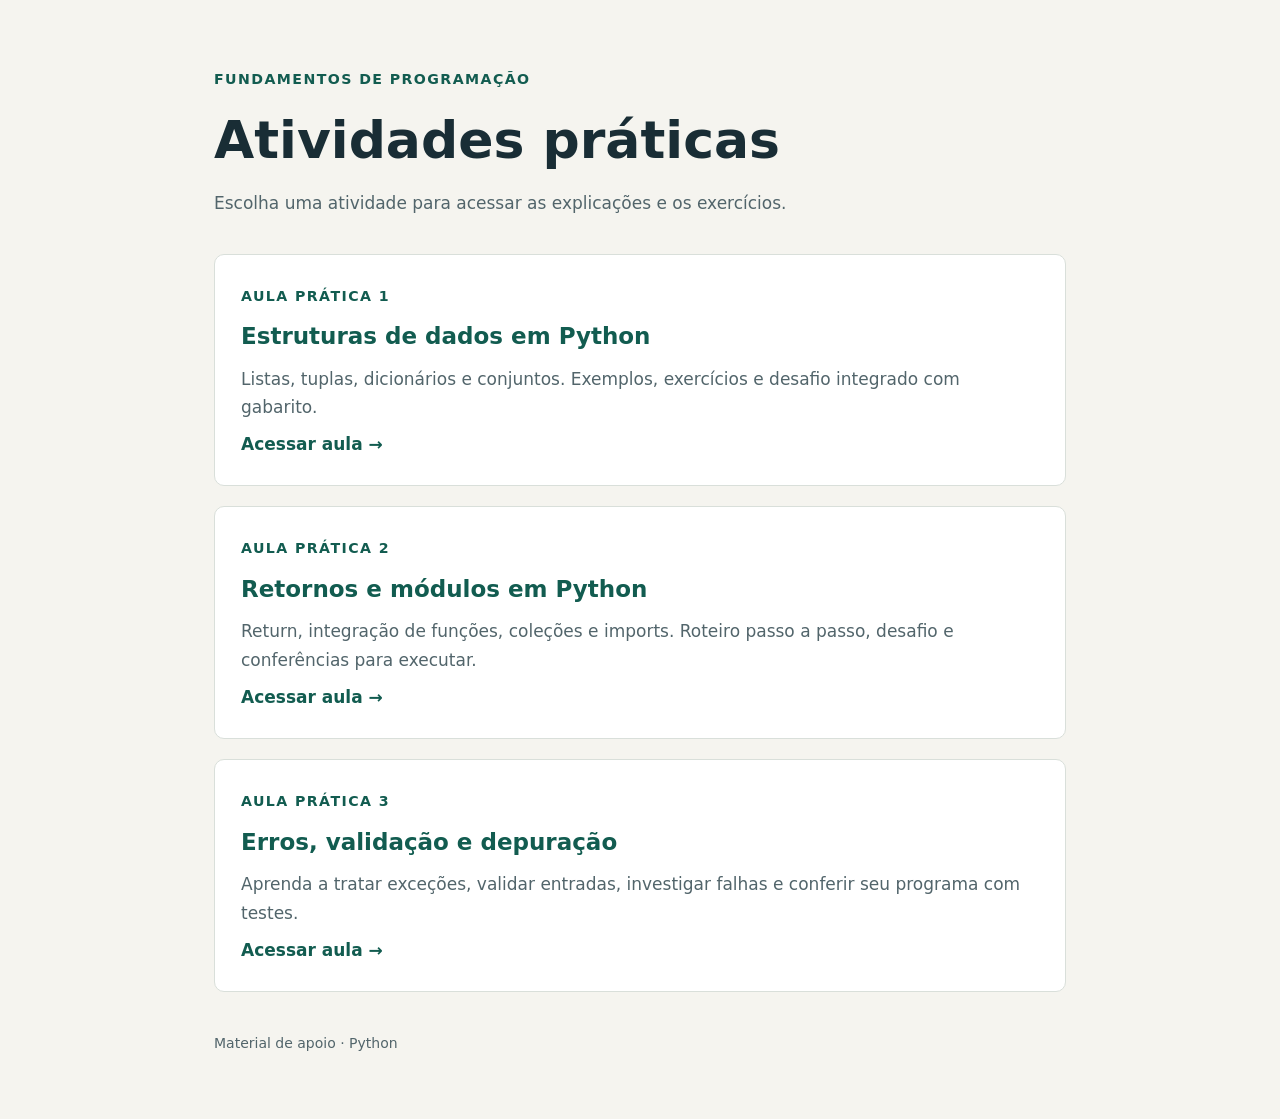
<file: index.html>
<!DOCTYPE html>
<html lang="pt-BR">
<head>
  <meta charset="UTF-8">
  <meta name="viewport" content="width=device-width, initial-scale=1">
  <title>Atividades práticas · Python</title>
  <style>
    *{box-sizing:border-box}body{margin:0;background:#f5f4ef;color:#192d35;font:17px/1.7 system-ui,sans-serif}main{max-width:900px;margin:auto;padding:64px 24px}small{color:#125c50;font-weight:700;letter-spacing:.1em;text-transform:uppercase}h1{font-size:clamp(32px,6vw,52px);line-height:1.15;margin:18px 0}p{color:#52656b}nav{display:grid;gap:20px;margin-top:36px}a{display:block;padding:26px;background:white;border:1px solid #d9dfda;border-radius:10px;color:#125c50;text-decoration:none}a:hover{border-color:#125c50}a:focus-visible{outline:3px solid #e6b34b;outline-offset:4px}h2{font-size:23px;margin:8px 0}a p{margin:8px 0}a span{font-weight:700}footer{margin-top:40px;font-size:14px;color:#52656b}
  </style>
</head>
<body>
  <main>
    <small>Fundamentos de programação</small>
    <h1>Atividades práticas</h1>
    <p>Escolha uma atividade para acessar as explicações e os exercícios.</p>
    <nav aria-label="Atividades disponíveis">
      <a href="aula-pratica-1/index.html">
        <small>Aula prática 1</small>
        <h2>Estruturas de dados em Python</h2>
        <p>Listas, tuplas, dicionários e conjuntos. Exemplos, exercícios e desafio integrado com gabarito.</p>
        <span>Acessar aula →</span>
      </a>
      <a href="aula-pratica-2/index.html">
        <small>Aula prática 2</small>
        <h2>Retornos e módulos em Python</h2>
        <p>Return, integração de funções, coleções e imports. Roteiro passo a passo, desafio e conferências para executar.</p>
        <span>Acessar aula →</span>
      </a>
      <a href="aula-pratica-3/index.html">
        <small>Aula prática 3</small>
        <h2>Erros, validação e depuração</h2>
        <p>Aprenda a tratar exceções, validar entradas, investigar falhas e conferir seu programa com testes.</p>
        <span>Acessar aula →</span>
      </a>
    </nav>
    <footer>Material de apoio · Python</footer>
  </main>
</body>
</html>
</file>
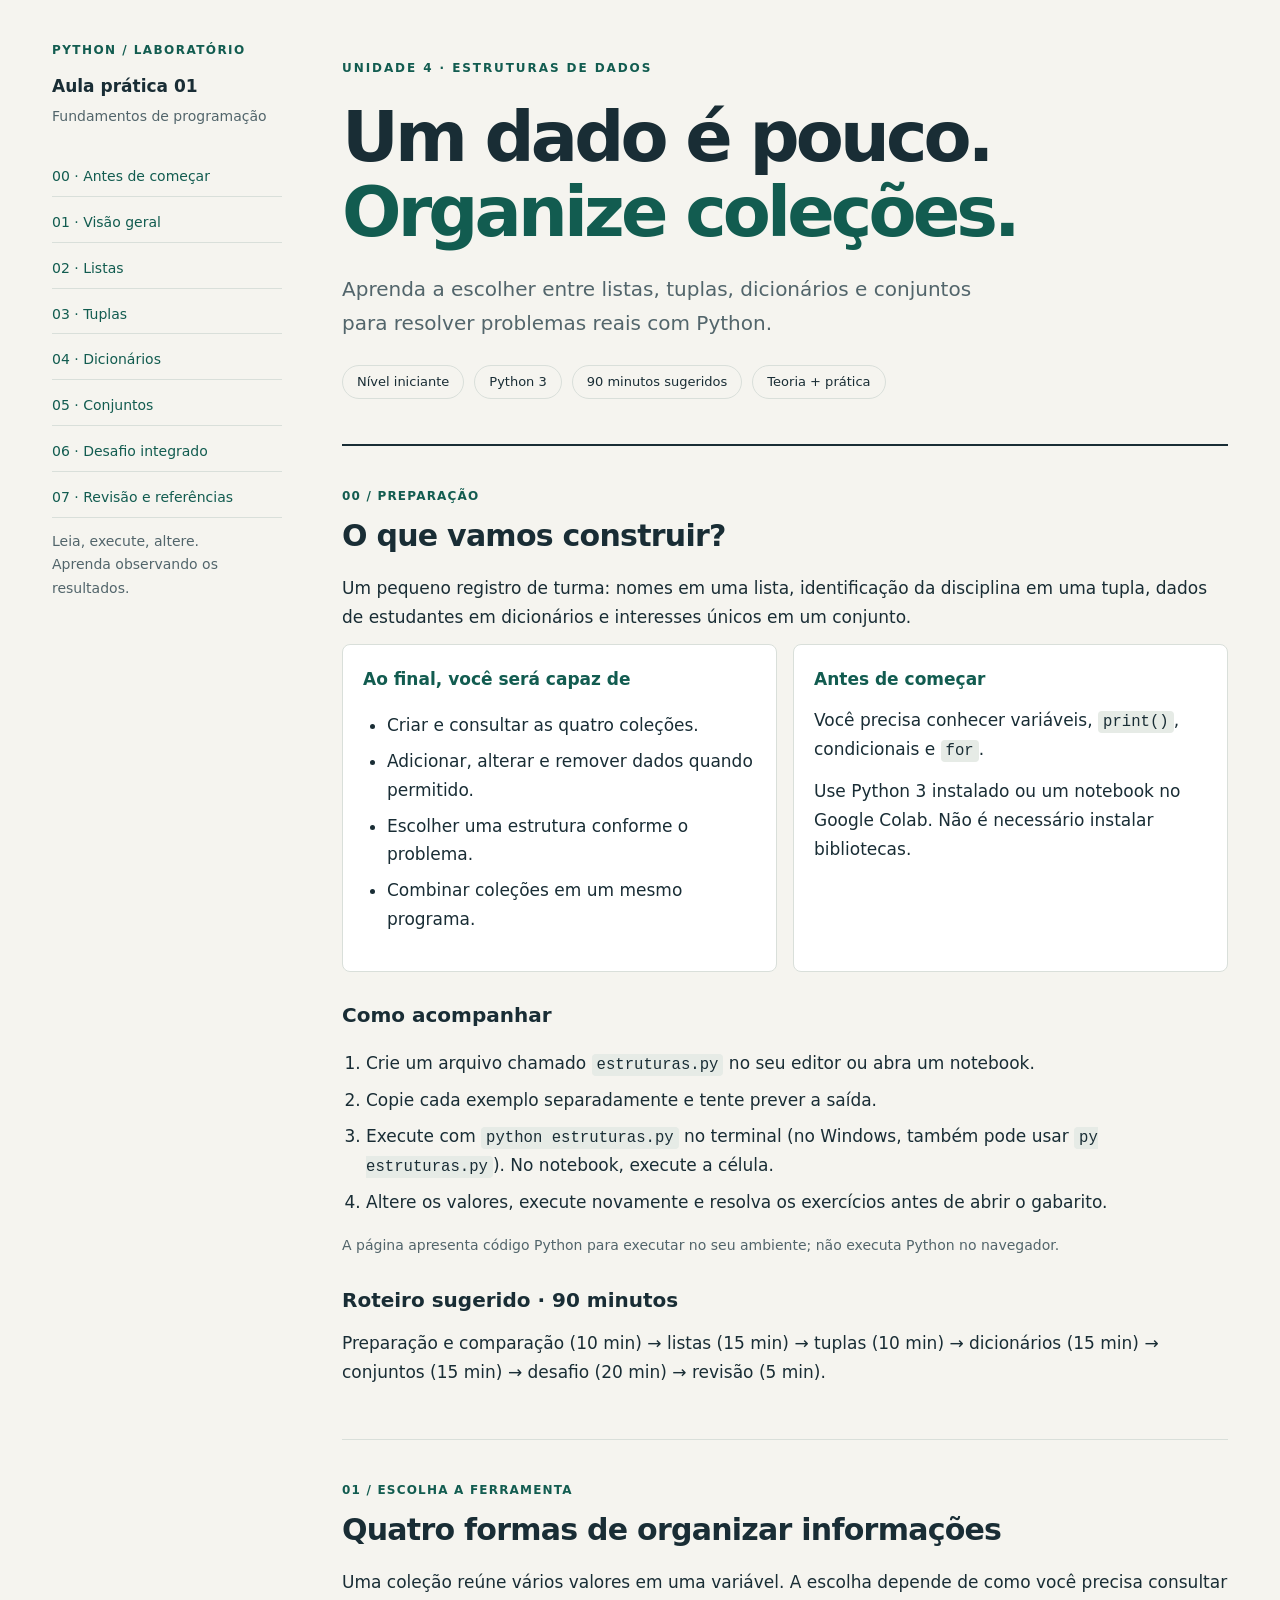
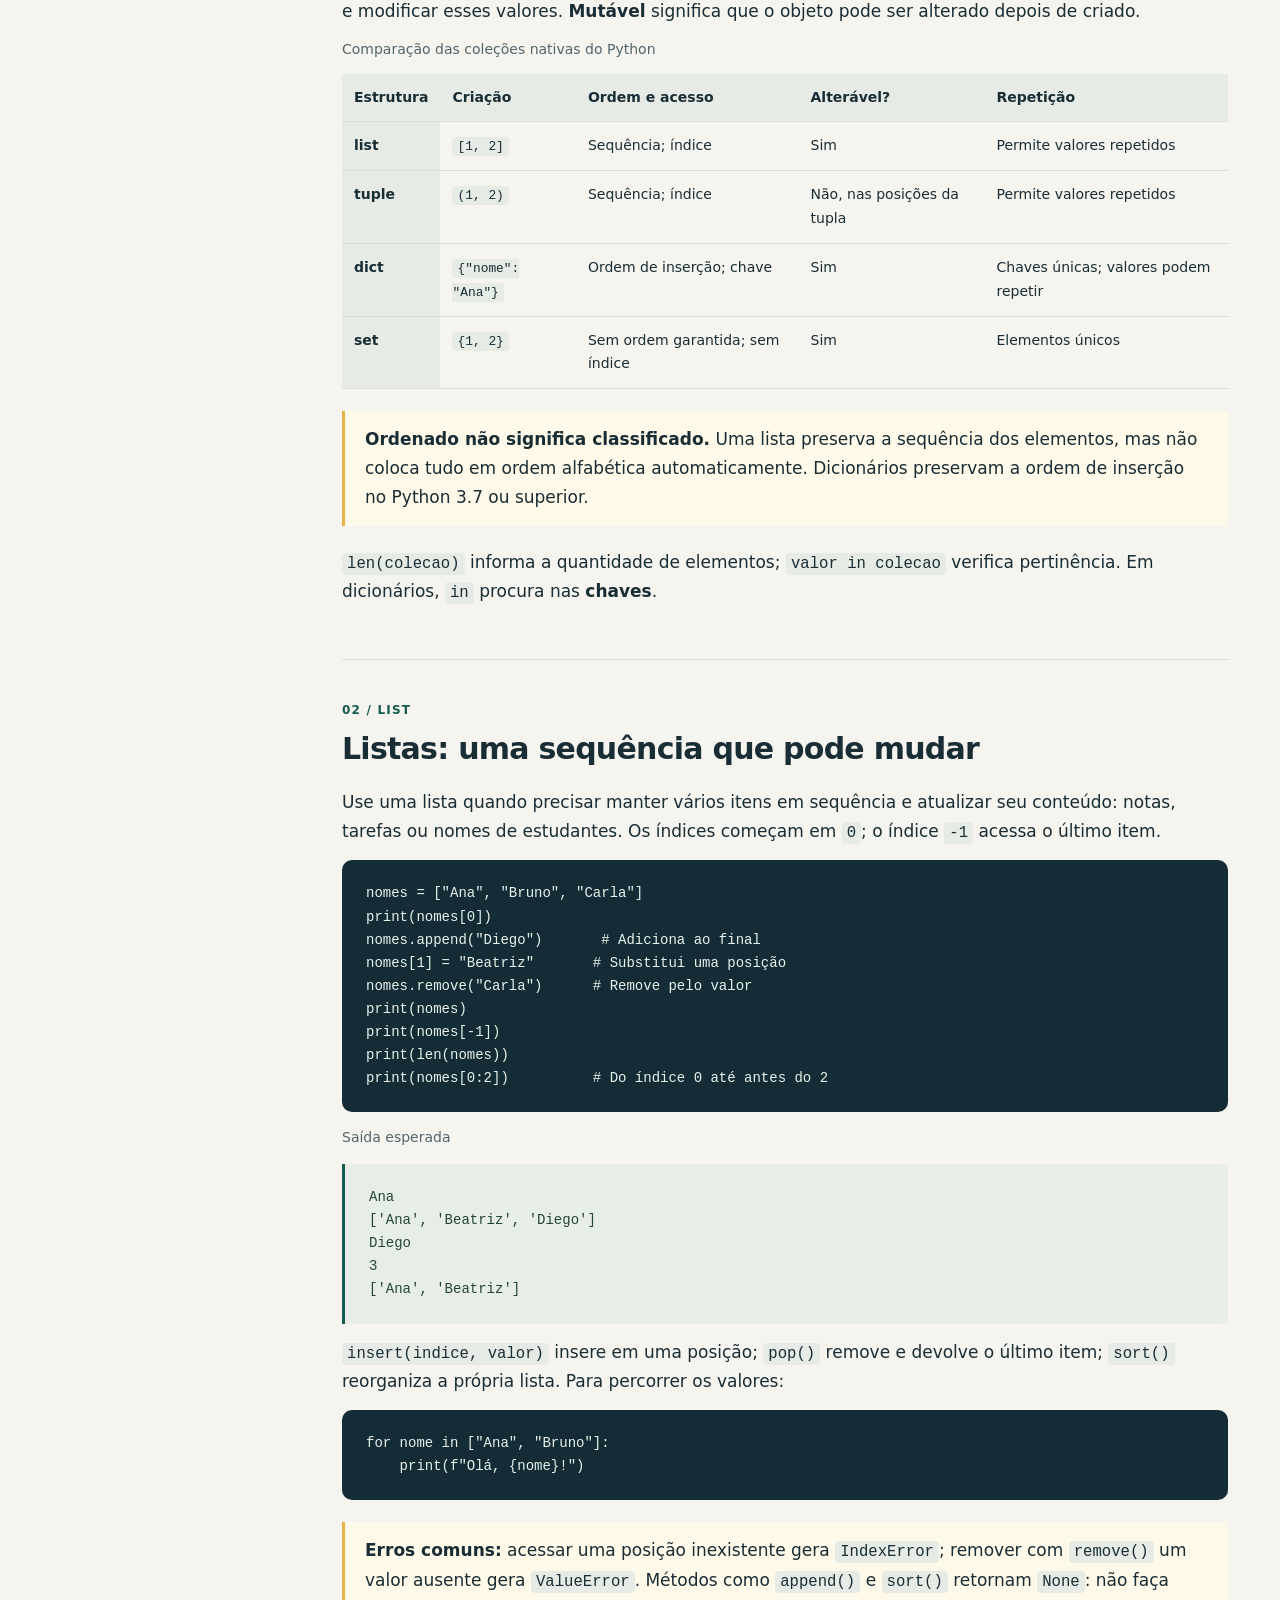
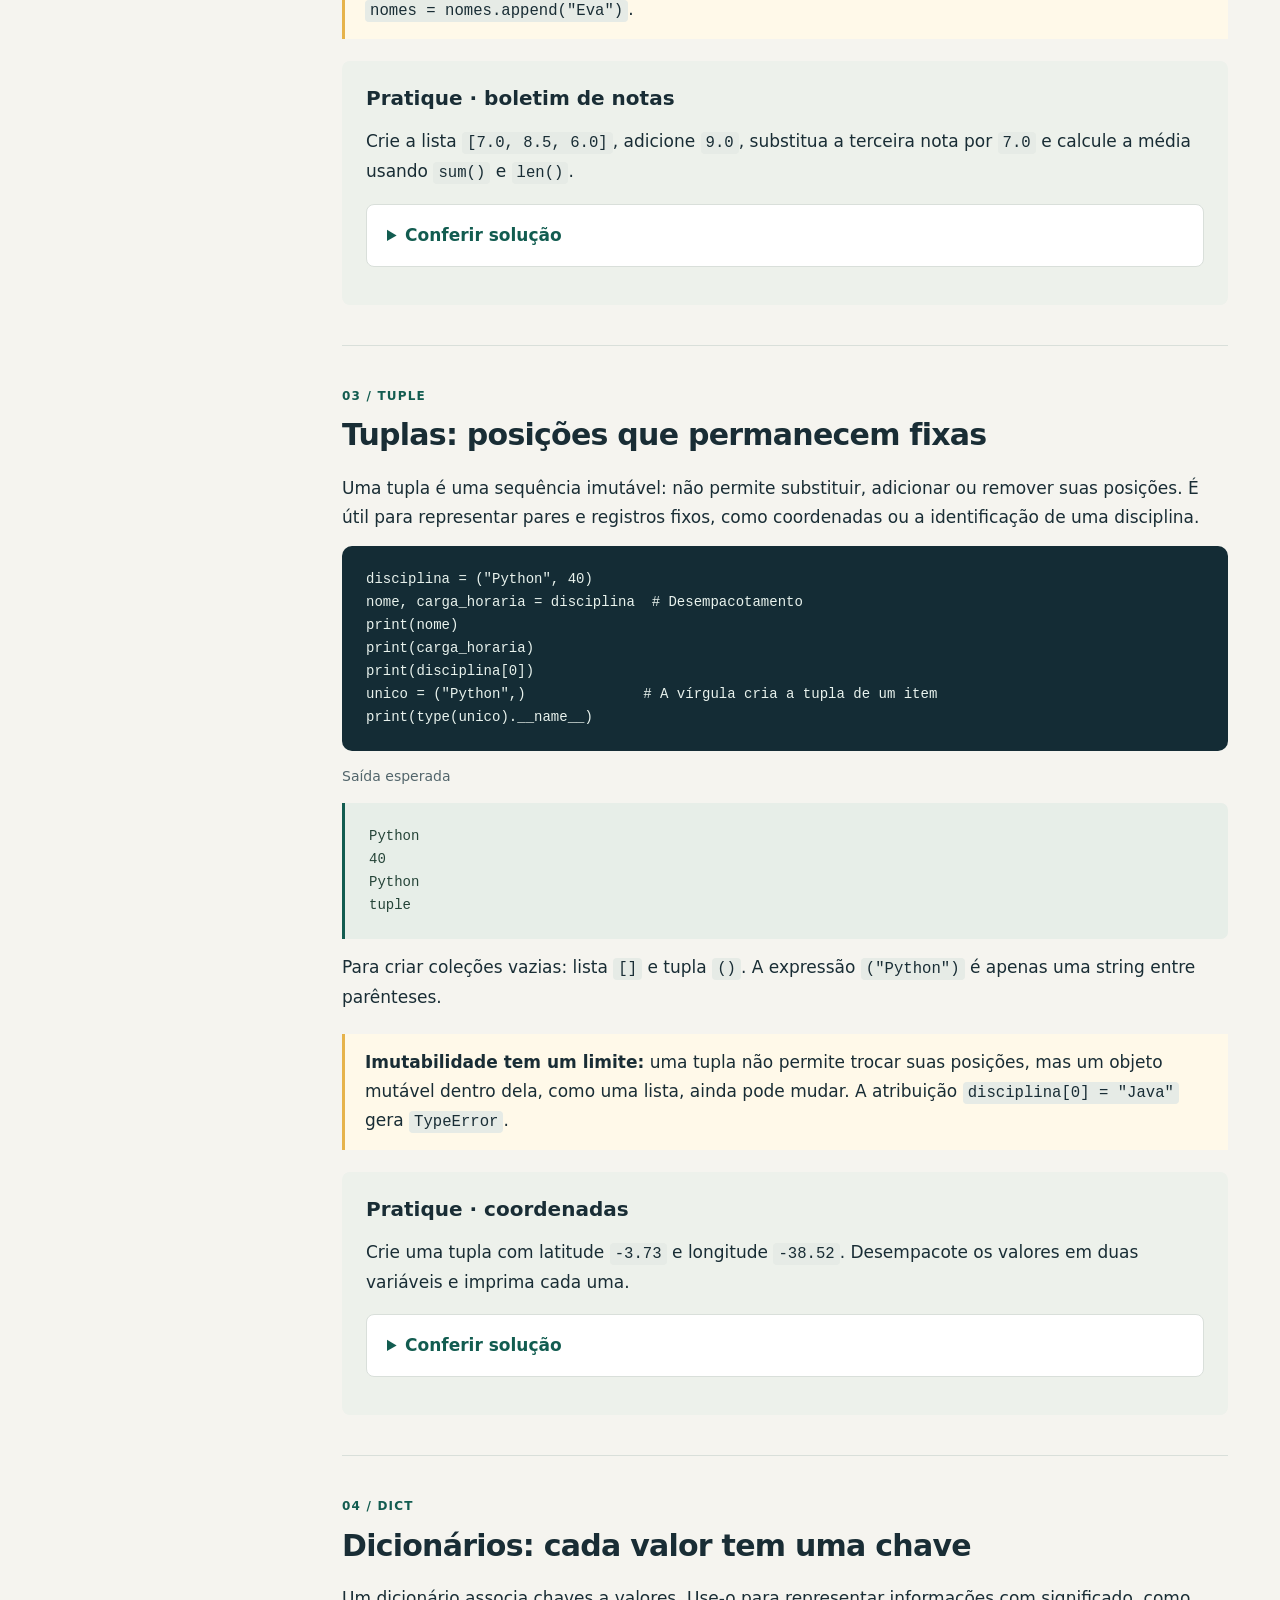
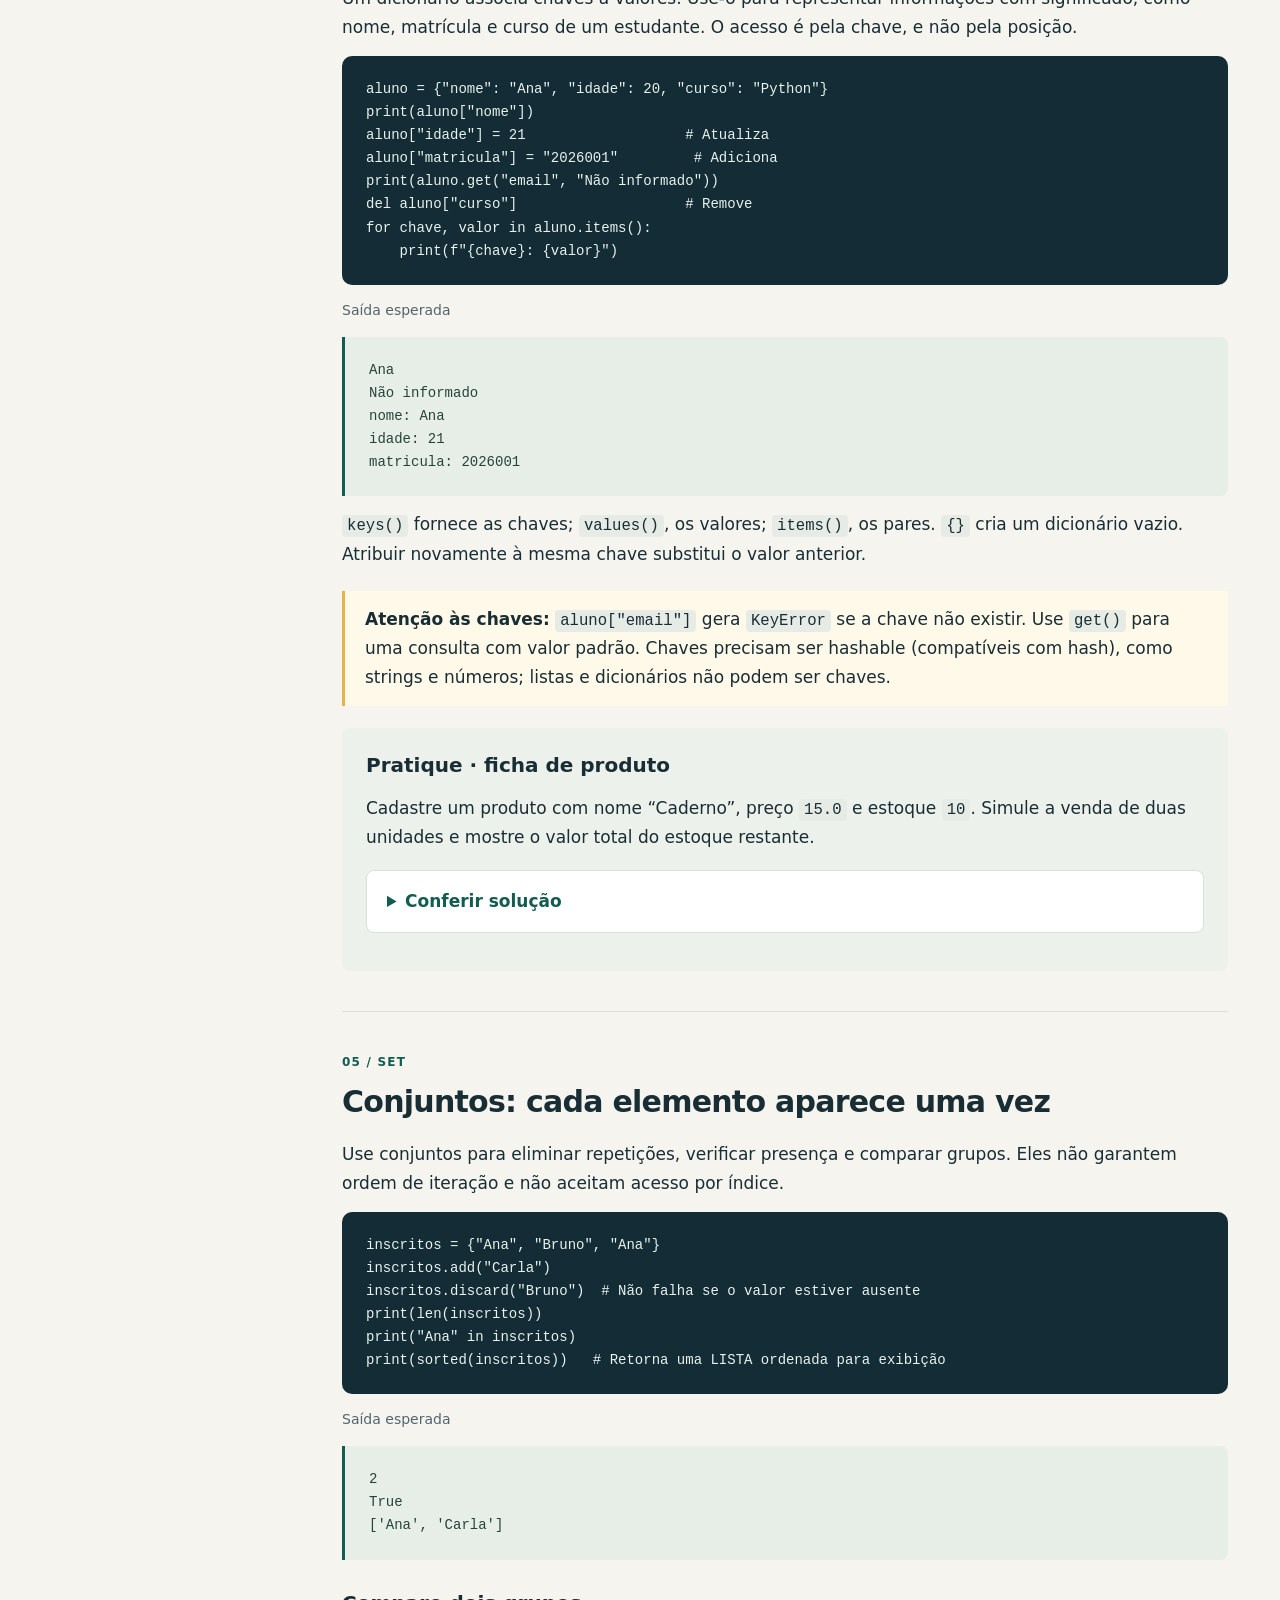
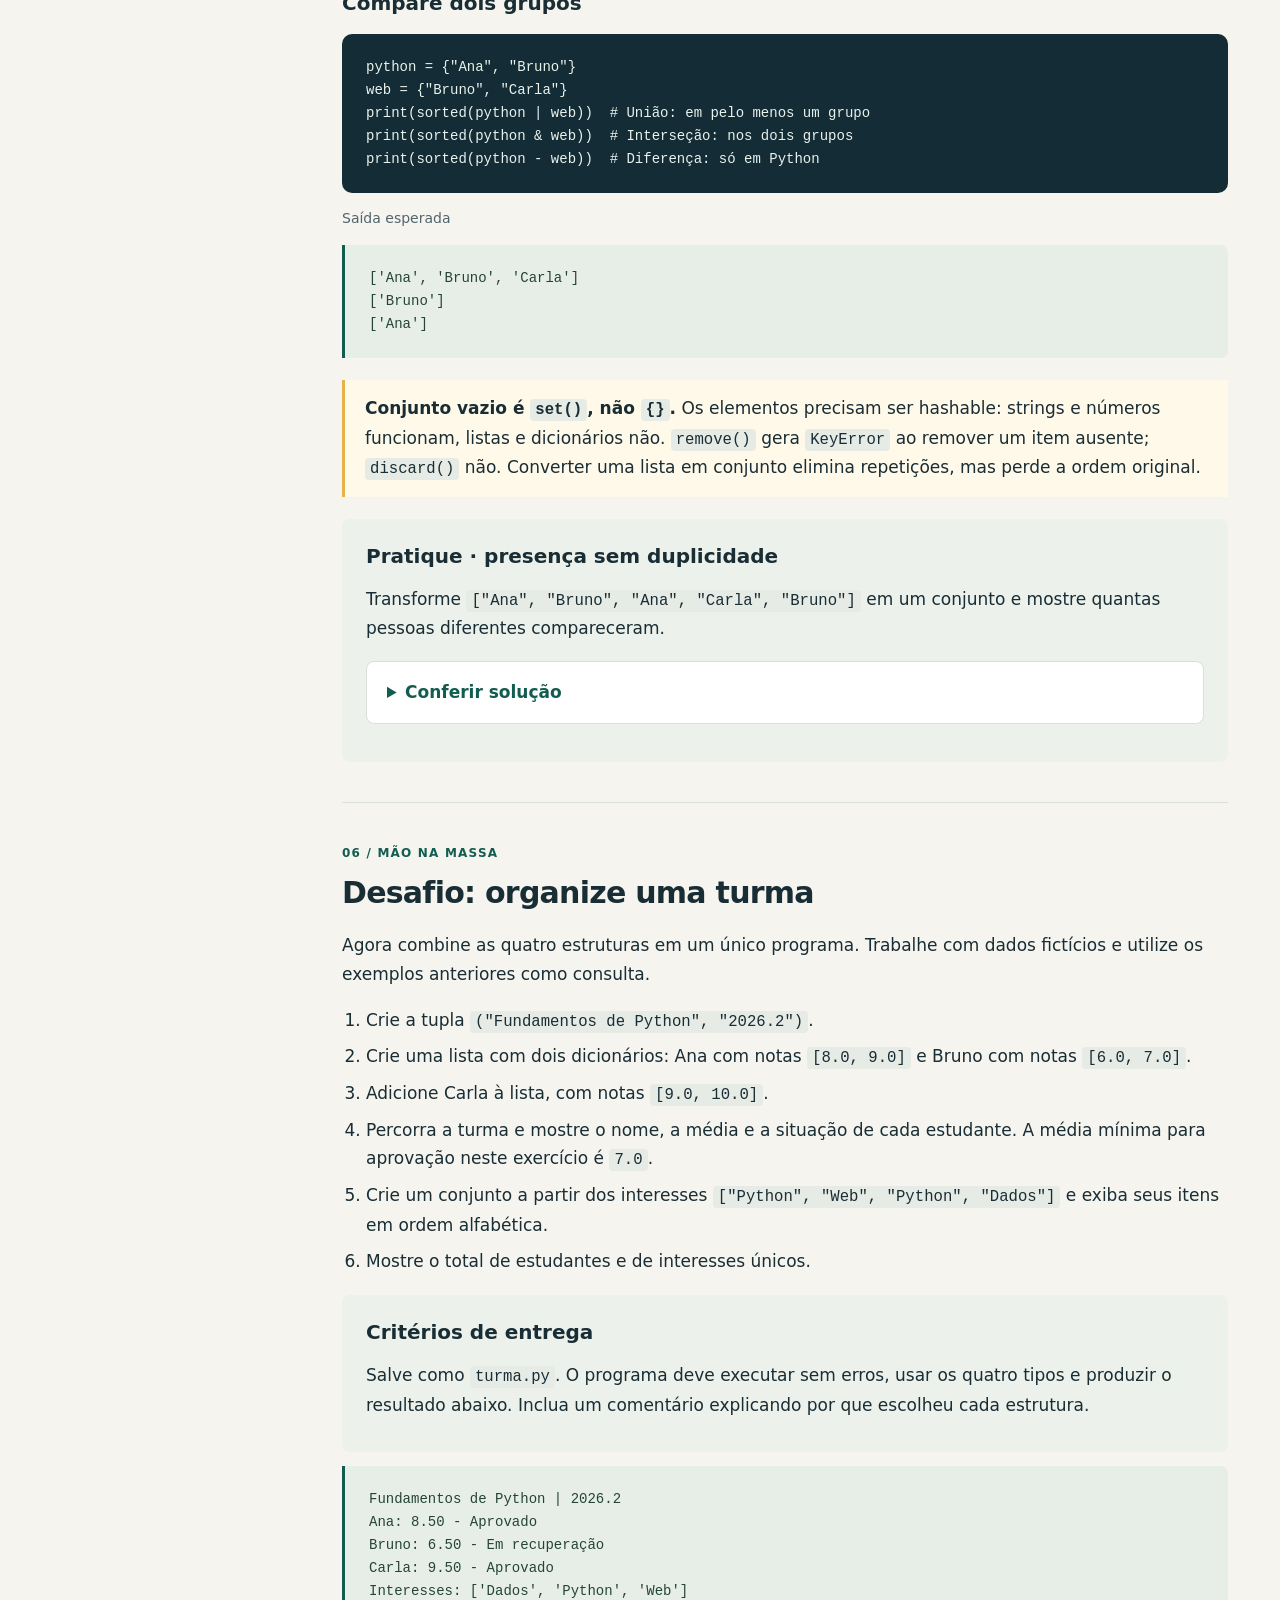
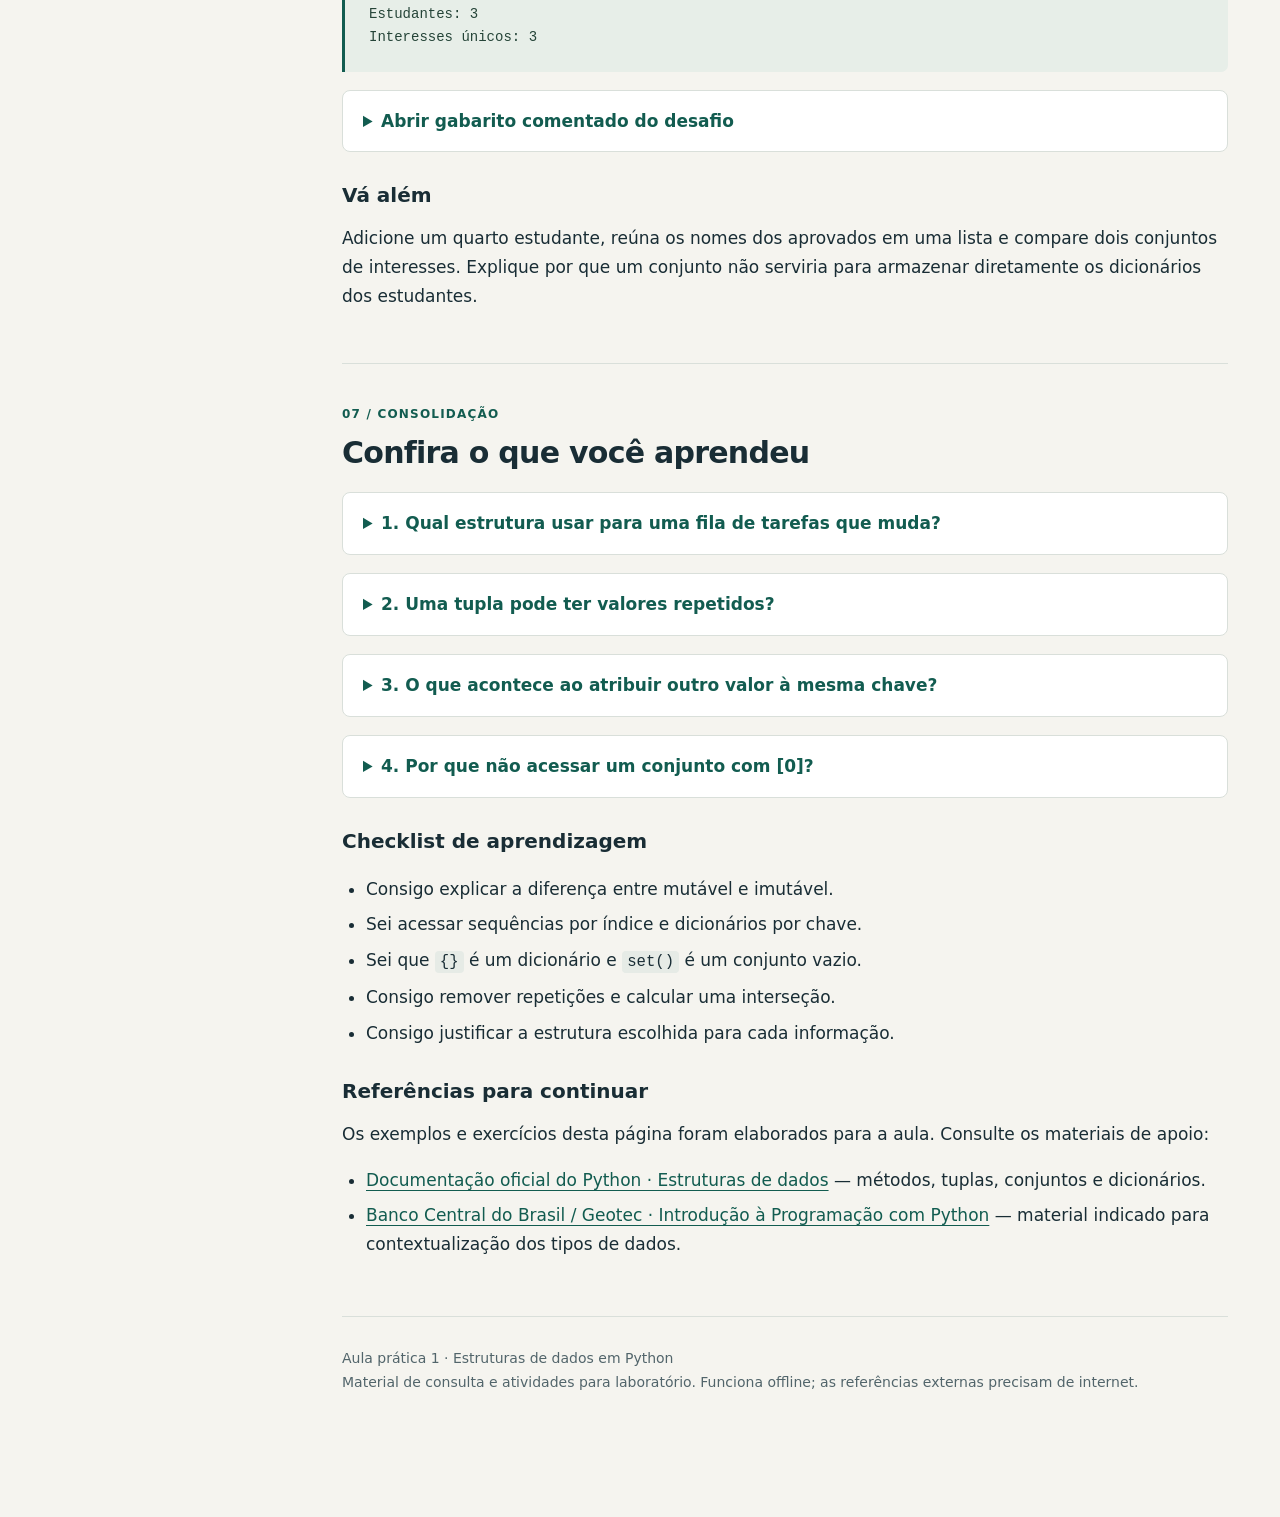
<file: aula-pratica-1/index.html>
<!DOCTYPE html>
<html lang="pt-BR">
<head>
  <meta charset="UTF-8">
  <meta name="viewport" content="width=device-width, initial-scale=1">
  <meta name="description" content="Aula prática de Python: listas, tuplas, dicionários e conjuntos, com exemplos, exercícios e gabarito.">
  <title>Aula prática 1 · Estruturas de dados em Python</title>
  <style>
    :root{--paper:#f5f4ef;--ink:#192d35;--muted:#52656b;--green:#125c50;--line:#d9dfda;--code:#142c35;--accent:#e6b34b}
    *{box-sizing:border-box}html{scroll-behavior:smooth;scroll-padding-top:28px}body{margin:0;background:var(--paper);color:var(--ink);font:17px/1.7 system-ui,-apple-system,"Segoe UI",sans-serif}a{color:var(--green);text-underline-offset:4px}a:focus-visible,summary:focus-visible{outline:3px solid var(--accent);outline-offset:5px}.shell{max-width:1240px;margin:auto;display:grid;grid-template-columns:230px minmax(0,1fr);gap:60px;padding:40px 32px}aside{position:sticky;top:30px;align-self:start}aside .brand{font-weight:800;letter-spacing:.12em;font-size:12px;text-transform:uppercase;color:var(--green)}aside nav{display:grid;gap:7px;margin-top:28px}nav a{padding:7px 0;text-decoration:none;border-bottom:1px solid var(--line);font-size:14px}nav a:hover{text-decoration:underline}.small{font-size:14px;color:var(--muted)}main{min-width:0}header{padding:18px 0 45px;border-bottom:2px solid var(--ink)}.eyebrow{font-size:12px;font-weight:750;letter-spacing:.16em;text-transform:uppercase;color:var(--green)}h1{font-size:clamp(40px,6vw,70px);line-height:1.07;letter-spacing:-.055em;margin:22px 0}h1 span{color:var(--green)}.intro{font-size:20px;max-width:650px;color:var(--muted)}.tags{display:flex;flex-wrap:wrap;gap:10px;margin-top:25px}.tags span{border:1px solid var(--line);border-radius:30px;padding:5px 14px;font-size:13px}section{padding:40px 0;border-bottom:1px solid var(--line)}h2{font-size:30px;line-height:1.25;letter-spacing:-.025em;margin:10px 0 20px}h3{font-size:20px;margin:26px 0 10px}p{margin:12px 0}code{font-family:Consolas,"Courier New",monospace;font-size:.92em;background:#e6ebe6;padding:2px 5px;border-radius:4px}pre{background:var(--code);color:#e8f2ed;padding:22px 24px;border-radius:10px;overflow-x:auto;line-height:1.65;font-size:14px;tab-size:4}pre code{font-size:inherit;background:none;padding:0;color:inherit}.output{background:#e7eee8;color:#254438;border-left:3px solid var(--green);border-radius:0 7px 7px 0}.note{border-left:3px solid var(--accent);background:#fff9e9;padding:14px 20px;margin:22px 0}.grid{display:grid;grid-template-columns:1fr 1fr;gap:16px}.tile{background:#fff;padding:20px;border:1px solid var(--line);border-radius:8px}.tile strong{display:block;color:var(--green)}ul,ol{padding-left:24px}li{margin:7px 0}.table-wrap{overflow-x:auto}table{border-collapse:collapse;width:100%;font-size:14px}caption{text-align:left;color:var(--muted);margin-bottom:12px}th,td{text-align:left;border-bottom:1px solid var(--line);padding:12px;vertical-align:top}th{background:#e6ebe6}details{margin:18px 0;border:1px solid var(--line);border-radius:8px;padding:16px 20px;background:white}summary{cursor:pointer;font-weight:650;color:var(--green)}.step{font-size:12px;color:var(--green);font-weight:800;letter-spacing:.1em}.exercise{background:#edf1eb;padding:20px 24px;border-radius:8px;margin-top:20px}.exercise h3{margin-top:0}footer{padding:30px 0 45px;font-size:14px;color:var(--muted)}.skip{position:absolute;top:-100px;left:20px;background:#fff;padding:10px;z-index:2}.skip:focus{top:10px}@media(max-width:850px){.shell{grid-template-columns:1fr;gap:25px;padding:24px 20px}aside{position:static}aside nav{display:flex;flex-wrap:wrap;gap:6px 18px;margin-top:15px}nav a{padding:4px 0}.grid{grid-template-columns:1fr}header{padding-top:0}section{padding:30px 0}}@media print{body{font-size:11pt;background:#fff}.shell{display:block;padding:0}aside,.skip{display:none}h1{font-size:34pt}pre{white-space:pre-wrap;overflow-wrap:anywhere;border:1px solid #aaa;background:#f1f1f1;color:#111}section{break-inside:auto}h2,h3{break-after:avoid}details{display:block}details::details-content{content-visibility:visible}a{color:inherit}header{padding-bottom:15px}}
  </style>
</head>
<body>
<a class="skip" href="#conteudo">Ir para o conteúdo</a>
<div class="shell">
  <aside aria-label="Navegação da aula">
    <div class="brand">Python / Laboratório</div>
    <p><strong>Aula prática 01</strong><br><span class="small">Fundamentos de programação</span></p>
    <nav aria-label="Sumário">
      <a href="#roteiro">00 · Antes de começar</a>
      <a href="#comparacao">01 · Visão geral</a>
      <a href="#listas">02 · Listas</a>
      <a href="#tuplas">03 · Tuplas</a>
      <a href="#dicionarios">04 · Dicionários</a>
      <a href="#conjuntos">05 · Conjuntos</a>
      <a href="#desafio">06 · Desafio integrado</a>
      <a href="#revisao">07 · Revisão e referências</a>
    </nav>
    <p class="small">Leia, execute, altere.<br>Aprenda observando os resultados.</p>
  </aside>
  <main id="conteudo">
    <header>
      <div class="eyebrow">Unidade 4 · Estruturas de dados</div>
      <h1>Um dado é pouco.<br><span>Organize coleções.</span></h1>
      <p class="intro">Aprenda a escolher entre listas, tuplas, dicionários e conjuntos para resolver problemas reais com Python.</p>
      <div class="tags"><span>Nível iniciante</span><span>Python 3</span><span>90 minutos sugeridos</span><span>Teoria + prática</span></div>
    </header>

    <section id="roteiro">
      <div class="step">00 / PREPARAÇÃO</div><h2>O que vamos construir?</h2>
      <p>Um pequeno registro de turma: nomes em uma lista, identificação da disciplina em uma tupla, dados de estudantes em dicionários e interesses únicos em um conjunto.</p>
      <div class="grid"><div class="tile"><strong>Ao final, você será capaz de</strong><ul><li>Criar e consultar as quatro coleções.</li><li>Adicionar, alterar e remover dados quando permitido.</li><li>Escolher uma estrutura conforme o problema.</li><li>Combinar coleções em um mesmo programa.</li></ul></div><div class="tile"><strong>Antes de começar</strong><p>Você precisa conhecer variáveis, <code>print()</code>, condicionais e <code>for</code>.</p><p>Use Python 3 instalado ou um notebook no Google Colab. Não é necessário instalar bibliotecas.</p></div></div>
      <h3>Como acompanhar</h3><ol><li>Crie um arquivo chamado <code>estruturas.py</code> no seu editor ou abra um notebook.</li><li>Copie cada exemplo separadamente e tente prever a saída.</li><li>Execute com <code>python estruturas.py</code> no terminal (no Windows, também pode usar <code>py estruturas.py</code>). No notebook, execute a célula.</li><li>Altere os valores, execute novamente e resolva os exercícios antes de abrir o gabarito.</li></ol>
      <p class="small">A página apresenta código Python para executar no seu ambiente; não executa Python no navegador.</p>
      <h3>Roteiro sugerido · 90 minutos</h3><p>Preparação e comparação (10 min) → listas (15 min) → tuplas (10 min) → dicionários (15 min) → conjuntos (15 min) → desafio (20 min) → revisão (5 min).</p>
    </section>

    <section id="comparacao">
      <div class="step">01 / ESCOLHA A FERRAMENTA</div><h2>Quatro formas de organizar informações</h2>
      <p>Uma coleção reúne vários valores em uma variável. A escolha depende de como você precisa consultar e modificar esses valores. <strong>Mutável</strong> significa que o objeto pode ser alterado depois de criado.</p>
      <div class="table-wrap"><table><caption>Comparação das coleções nativas do Python</caption><thead><tr><th scope="col">Estrutura</th><th scope="col">Criação</th><th scope="col">Ordem e acesso</th><th scope="col">Alterável?</th><th scope="col">Repetição</th></tr></thead><tbody>
        <tr><th scope="row">list</th><td><code>[1, 2]</code></td><td>Sequência; índice</td><td>Sim</td><td>Permite valores repetidos</td></tr>
        <tr><th scope="row">tuple</th><td><code>(1, 2)</code></td><td>Sequência; índice</td><td>Não, nas posições da tupla</td><td>Permite valores repetidos</td></tr>
        <tr><th scope="row">dict</th><td><code>{"nome": "Ana"}</code></td><td>Ordem de inserção; chave</td><td>Sim</td><td>Chaves únicas; valores podem repetir</td></tr>
        <tr><th scope="row">set</th><td><code>{1, 2}</code></td><td>Sem ordem garantida; sem índice</td><td>Sim</td><td>Elementos únicos</td></tr>
      </tbody></table></div>
      <div class="note"><strong>Ordenado não significa classificado.</strong> Uma lista preserva a sequência dos elementos, mas não coloca tudo em ordem alfabética automaticamente. Dicionários preservam a ordem de inserção no Python 3.7 ou superior.</div>
      <p><code>len(colecao)</code> informa a quantidade de elementos; <code>valor in colecao</code> verifica pertinência. Em dicionários, <code>in</code> procura nas <strong>chaves</strong>.</p>
    </section>

    <section id="listas">
      <div class="step">02 / LIST</div><h2>Listas: uma sequência que pode mudar</h2>
      <p>Use uma lista quando precisar manter vários itens em sequência e atualizar seu conteúdo: notas, tarefas ou nomes de estudantes. Os índices começam em <code>0</code>; o índice <code>-1</code> acessa o último item.</p>
      <pre><code class="language-python">nomes = ["Ana", "Bruno", "Carla"]
print(nomes[0])
nomes.append("Diego")       # Adiciona ao final
nomes[1] = "Beatriz"       # Substitui uma posição
nomes.remove("Carla")      # Remove pelo valor
print(nomes)
print(nomes[-1])
print(len(nomes))
print(nomes[0:2])          # Do índice 0 até antes do 2</code></pre>
      <p class="small">Saída esperada</p><pre class="output">Ana
['Ana', 'Beatriz', 'Diego']
Diego
3
['Ana', 'Beatriz']</pre>
      <p><code>insert(indice, valor)</code> insere em uma posição; <code>pop()</code> remove e devolve o último item; <code>sort()</code> reorganiza a própria lista. Para percorrer os valores:</p>
      <pre><code class="language-python">for nome in ["Ana", "Bruno"]:
    print(f"Olá, {nome}!")</code></pre>
      <div class="note"><strong>Erros comuns:</strong> acessar uma posição inexistente gera <code>IndexError</code>; remover com <code>remove()</code> um valor ausente gera <code>ValueError</code>. Métodos como <code>append()</code> e <code>sort()</code> retornam <code>None</code>: não faça <code>nomes = nomes.append("Eva")</code>.</div>
      <div class="exercise"><h3>Pratique · boletim de notas</h3><p>Crie a lista <code>[7.0, 8.5, 6.0]</code>, adicione <code>9.0</code>, substitua a terceira nota por <code>7.0</code> e calcule a média usando <code>sum()</code> e <code>len()</code>.</p><details><summary>Conferir solução</summary><pre><code class="language-python">notas = [7.0, 8.5, 6.0]
notas.append(9.0)
notas[2] = 7.0
media = sum(notas) / len(notas)
print(f"Média: {media:.2f}")  # Média: 7.88</code></pre></details></div>
    </section>

    <section id="tuplas">
      <div class="step">03 / TUPLE</div><h2>Tuplas: posições que permanecem fixas</h2>
      <p>Uma tupla é uma sequência imutável: não permite substituir, adicionar ou remover suas posições. É útil para representar pares e registros fixos, como coordenadas ou a identificação de uma disciplina.</p>
      <pre><code class="language-python">disciplina = ("Python", 40)
nome, carga_horaria = disciplina  # Desempacotamento
print(nome)
print(carga_horaria)
print(disciplina[0])
unico = ("Python",)              # A vírgula cria a tupla de um item
print(type(unico).__name__)</code></pre>
      <p class="small">Saída esperada</p><pre class="output">Python
40
Python
tuple</pre>
      <p>Para criar coleções vazias: lista <code>[]</code> e tupla <code>()</code>. A expressão <code>("Python")</code> é apenas uma string entre parênteses.</p>
      <div class="note"><strong>Imutabilidade tem um limite:</strong> uma tupla não permite trocar suas posições, mas um objeto mutável dentro dela, como uma lista, ainda pode mudar. A atribuição <code>disciplina[0] = "Java"</code> gera <code>TypeError</code>.</div>
      <div class="exercise"><h3>Pratique · coordenadas</h3><p>Crie uma tupla com latitude <code>-3.73</code> e longitude <code>-38.52</code>. Desempacote os valores em duas variáveis e imprima cada uma.</p><details><summary>Conferir solução</summary><pre><code class="language-python">coordenadas = (-3.73, -38.52)
latitude, longitude = coordenadas
print(latitude)   # -3.73
print(longitude)  # -38.52</code></pre></details></div>
    </section>

    <section id="dicionarios">
      <div class="step">04 / DICT</div><h2>Dicionários: cada valor tem uma chave</h2>
      <p>Um dicionário associa chaves a valores. Use-o para representar informações com significado, como nome, matrícula e curso de um estudante. O acesso é pela chave, e não pela posição.</p>
      <pre><code class="language-python">aluno = {"nome": "Ana", "idade": 20, "curso": "Python"}
print(aluno["nome"])
aluno["idade"] = 21                   # Atualiza
aluno["matricula"] = "2026001"         # Adiciona
print(aluno.get("email", "Não informado"))
del aluno["curso"]                    # Remove
for chave, valor in aluno.items():
    print(f"{chave}: {valor}")</code></pre>
      <p class="small">Saída esperada</p><pre class="output">Ana
Não informado
nome: Ana
idade: 21
matricula: 2026001</pre>
      <p><code>keys()</code> fornece as chaves; <code>values()</code>, os valores; <code>items()</code>, os pares. <code>{}</code> cria um dicionário vazio. Atribuir novamente à mesma chave substitui o valor anterior.</p>
      <div class="note"><strong>Atenção às chaves:</strong> <code>aluno["email"]</code> gera <code>KeyError</code> se a chave não existir. Use <code>get()</code> para uma consulta com valor padrão. Chaves precisam ser hashable (compatíveis com hash), como strings e números; listas e dicionários não podem ser chaves.</div>
      <div class="exercise"><h3>Pratique · ficha de produto</h3><p>Cadastre um produto com nome “Caderno”, preço <code>15.0</code> e estoque <code>10</code>. Simule a venda de duas unidades e mostre o valor total do estoque restante.</p><details><summary>Conferir solução</summary><pre><code class="language-python">produto = {"nome": "Caderno", "preco": 15.0, "estoque": 10}
produto["estoque"] -= 2
total = produto["preco"] * produto["estoque"]
print(f"Estoque: {produto['estoque']}")  # Estoque: 8
print(f"Valor: R$ {total:.2f}")          # Valor: R$ 120.00</code></pre></details></div>
    </section>

    <section id="conjuntos">
      <div class="step">05 / SET</div><h2>Conjuntos: cada elemento aparece uma vez</h2>
      <p>Use conjuntos para eliminar repetições, verificar presença e comparar grupos. Eles não garantem ordem de iteração e não aceitam acesso por índice.</p>
      <pre><code class="language-python">inscritos = {"Ana", "Bruno", "Ana"}
inscritos.add("Carla")
inscritos.discard("Bruno")  # Não falha se o valor estiver ausente
print(len(inscritos))
print("Ana" in inscritos)
print(sorted(inscritos))   # Retorna uma LISTA ordenada para exibição</code></pre>
      <p class="small">Saída esperada</p><pre class="output">2
True
['Ana', 'Carla']</pre>
      <h3>Compare dois grupos</h3>
      <pre><code class="language-python">python = {"Ana", "Bruno"}
web = {"Bruno", "Carla"}
print(sorted(python | web))  # União: em pelo menos um grupo
print(sorted(python &amp; web))  # Interseção: nos dois grupos
print(sorted(python - web))  # Diferença: só em Python</code></pre>
      <p class="small">Saída esperada</p><pre class="output">['Ana', 'Bruno', 'Carla']
['Bruno']
['Ana']</pre>
      <div class="note"><strong>Conjunto vazio é <code>set()</code>, não <code>{}</code>.</strong> Os elementos precisam ser hashable: strings e números funcionam, listas e dicionários não. <code>remove()</code> gera <code>KeyError</code> ao remover um item ausente; <code>discard()</code> não. Converter uma lista em conjunto elimina repetições, mas perde a ordem original.</div>
      <div class="exercise"><h3>Pratique · presença sem duplicidade</h3><p>Transforme <code>["Ana", "Bruno", "Ana", "Carla", "Bruno"]</code> em um conjunto e mostre quantas pessoas diferentes compareceram.</p><details><summary>Conferir solução</summary><pre><code class="language-python">registros = ["Ana", "Bruno", "Ana", "Carla", "Bruno"]
presentes = set(registros)
print(len(presentes))  # 3</code></pre></details></div>
    </section>

    <section id="desafio">
      <div class="step">06 / MÃO NA MASSA</div><h2>Desafio: organize uma turma</h2>
      <p>Agora combine as quatro estruturas em um único programa. Trabalhe com dados fictícios e utilize os exemplos anteriores como consulta.</p>
      <ol><li>Crie a tupla <code>("Fundamentos de Python", "2026.2")</code>.</li><li>Crie uma lista com dois dicionários: Ana com notas <code>[8.0, 9.0]</code> e Bruno com notas <code>[6.0, 7.0]</code>.</li><li>Adicione Carla à lista, com notas <code>[9.0, 10.0]</code>.</li><li>Percorra a turma e mostre o nome, a média e a situação de cada estudante. A média mínima para aprovação neste exercício é <code>7.0</code>.</li><li>Crie um conjunto a partir dos interesses <code>["Python", "Web", "Python", "Dados"]</code> e exiba seus itens em ordem alfabética.</li><li>Mostre o total de estudantes e de interesses únicos.</li></ol>
      <div class="exercise"><h3>Critérios de entrega</h3><p>Salve como <code>turma.py</code>. O programa deve executar sem erros, usar os quatro tipos e produzir o resultado abaixo. Inclua um comentário explicando por que escolheu cada estrutura.</p></div>
      <pre class="output">Fundamentos de Python | 2026.2
Ana: 8.50 - Aprovado
Bruno: 6.50 - Em recuperação
Carla: 9.50 - Aprovado
Interesses: ['Dados', 'Python', 'Web']
Estudantes: 3
Interesses únicos: 3</pre>
      <details><summary>Abrir gabarito comentado do desafio</summary><pre><code class="language-python"># Tupla: os campos de identificação ficam fixos.
disciplina = ("Fundamentos de Python", "2026.2")

# Lista: a turma pode receber novos estudantes.
# Dicionário: cada campo do estudante tem uma chave descritiva.
turma = [
    {"nome": "Ana", "notas": [8.0, 9.0]},
    {"nome": "Bruno", "notas": [6.0, 7.0]},
]
turma.append({"nome": "Carla", "notas": [9.0, 10.0]})

print(f"{disciplina[0]} | {disciplina[1]}")
for aluno in turma:
    media = sum(aluno["notas"]) / len(aluno["notas"])
    situacao = "Aprovado" if media &gt;= 7.0 else "Em recuperação"
    print(f"{aluno['nome']}: {media:.2f} - {situacao}")

# Conjunto: cada interesse deve ser contado uma única vez.
interesses = set(["Python", "Web", "Python", "Dados"])
print(f"Interesses: {sorted(interesses)}")
print(f"Estudantes: {len(turma)}")
print(f"Interesses únicos: {len(interesses)}")</code></pre><p>As listas de notas deste exemplo sempre têm dois valores. Como extensão, trate o caso de um estudante sem notas antes de dividir por <code>len()</code>.</p></details>
      <h3>Vá além</h3><p>Adicione um quarto estudante, reúna os nomes dos aprovados em uma lista e compare dois conjuntos de interesses. Explique por que um conjunto não serviria para armazenar diretamente os dicionários dos estudantes.</p>
    </section>

    <section id="revisao">
      <div class="step">07 / CONSOLIDAÇÃO</div><h2>Confira o que você aprendeu</h2>
      <details><summary>1. Qual estrutura usar para uma fila de tarefas que muda?</summary><p>Uma lista atende a este exercício introdutório: preserva a sequência e permite adicionar e remover tarefas. Para filas com muitas remoções no início, conheça futuramente <code>collections.deque</code>.</p></details>
      <details><summary>2. Uma tupla pode ter valores repetidos?</summary><p>Sim. Imutabilidade diz respeito a alterações nas posições da tupla, não à exclusividade dos valores.</p></details>
      <details><summary>3. O que acontece ao atribuir outro valor à mesma chave?</summary><p>O valor anterior é substituído. Um dicionário não mantém duas entradas com a mesma chave.</p></details>
      <details><summary>4. Por que não acessar um conjunto com [0]?</summary><p>Conjuntos não possuem índices nem garantem ordem de iteração. Use pertinência com <code>in</code> ou percorra com <code>for</code>.</p></details>
      <h3>Checklist de aprendizagem</h3><ul><li>Consigo explicar a diferença entre mutável e imutável.</li><li>Sei acessar sequências por índice e dicionários por chave.</li><li>Sei que <code>{}</code> é um dicionário e <code>set()</code> é um conjunto vazio.</li><li>Consigo remover repetições e calcular uma interseção.</li><li>Consigo justificar a estrutura escolhida para cada informação.</li></ul>
      <h3>Referências para continuar</h3><p>Os exemplos e exercícios desta página foram elaborados para a aula. Consulte os materiais de apoio:</p><ul><li><a href="https://docs.python.org/pt-br/3/tutorial/datastructures.html">Documentação oficial do Python · Estruturas de dados</a> — métodos, tuplas, conjuntos e dicionários.</li><li><a href="https://bcb.gov.br/content/estabilidadefinanceira/geotec-documentos/introducao-programacao-aula-01.pdf">Banco Central do Brasil / Geotec · Introdução à Programação com Python</a> — material indicado para contextualização dos tipos de dados.</li></ul>
    </section>
    <footer>Aula prática 1 · Estruturas de dados em Python<br>Material de consulta e atividades para laboratório. Funciona offline; as referências externas precisam de internet.</footer>
  </main>
</div>
</body>
</html>
</file>
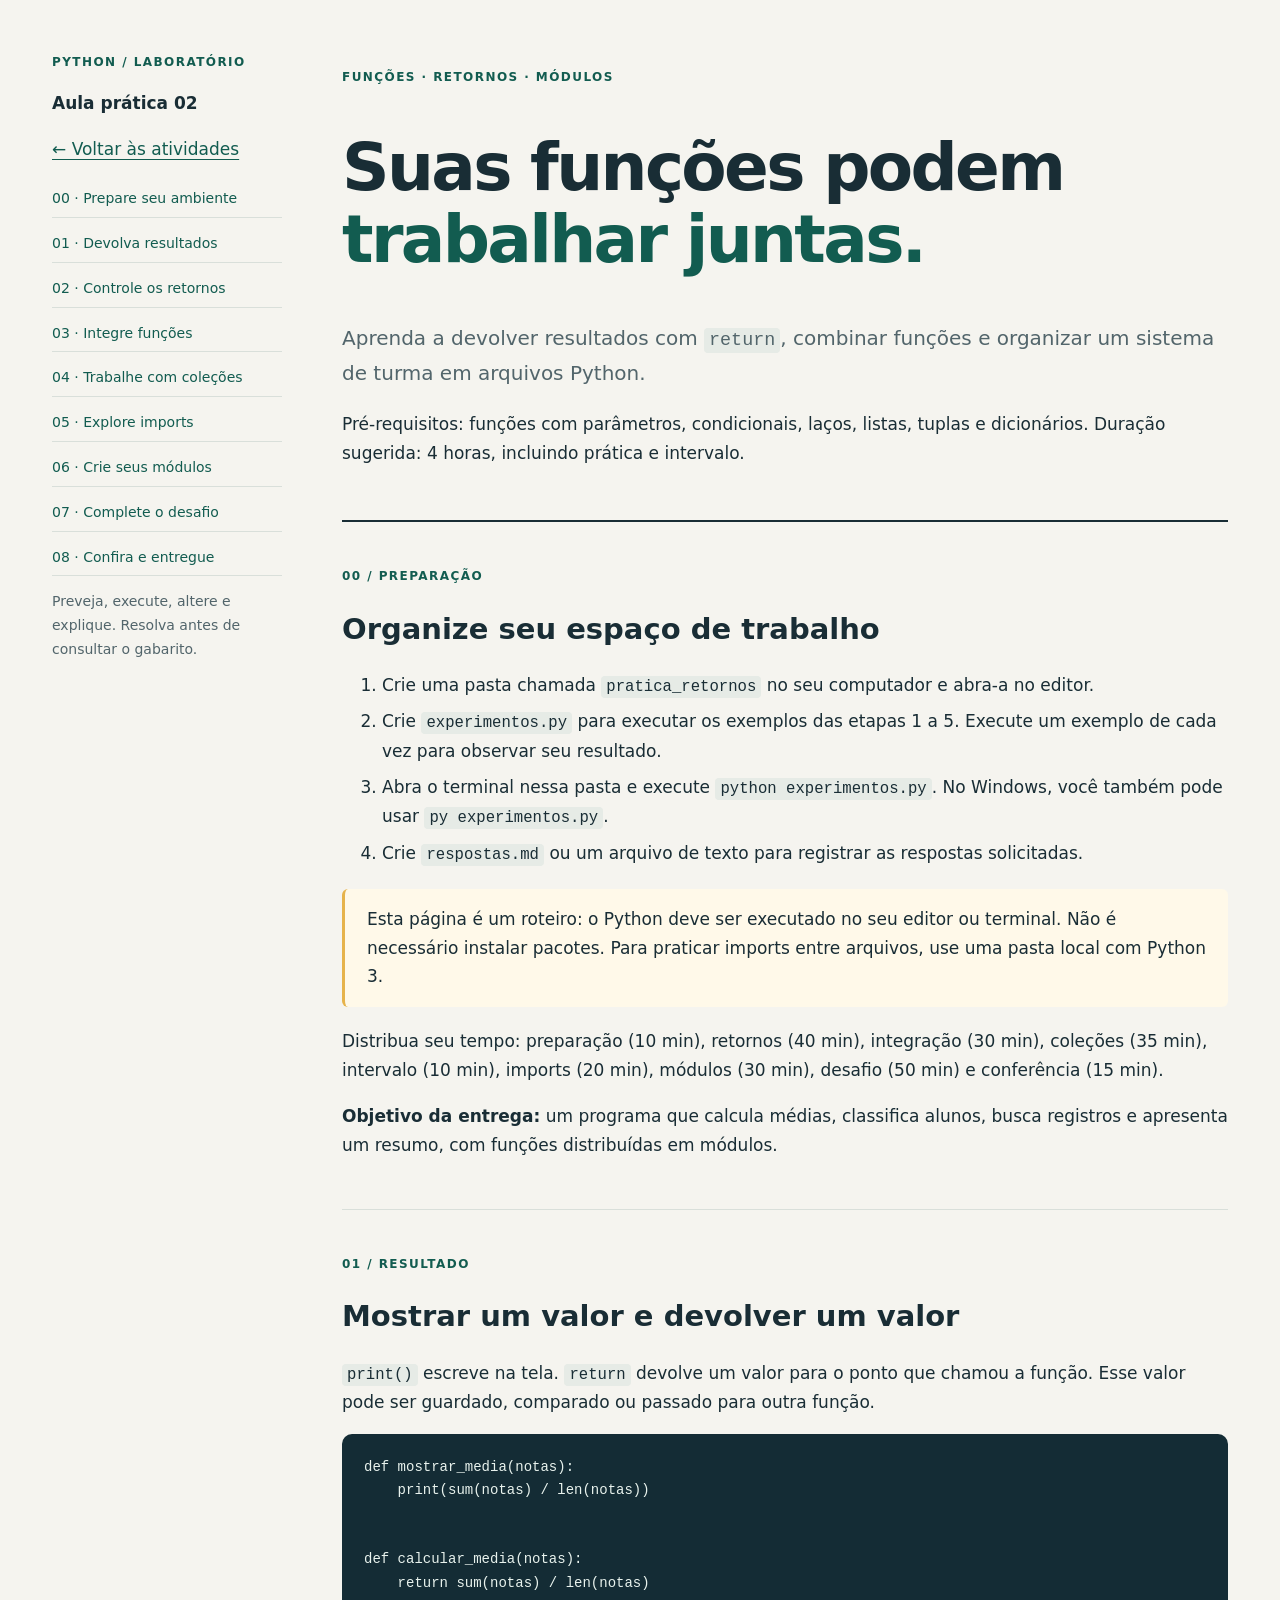
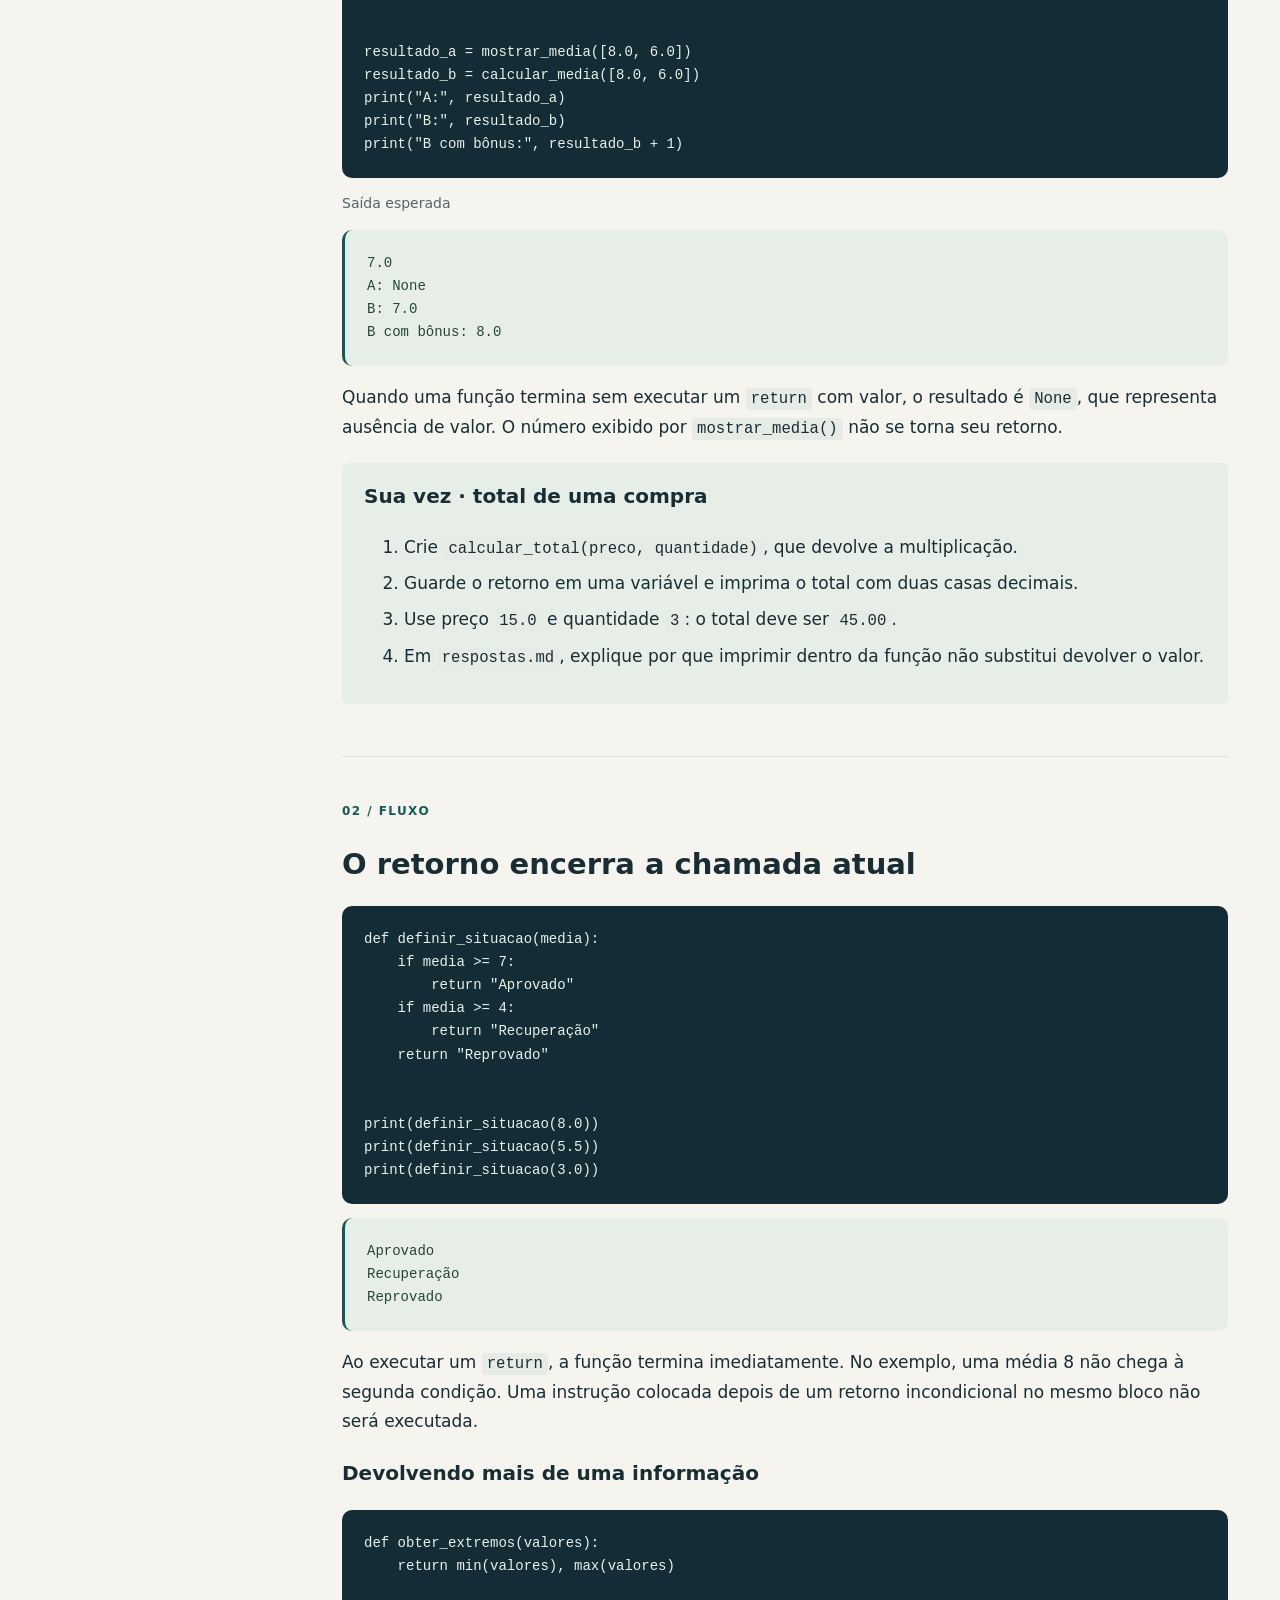
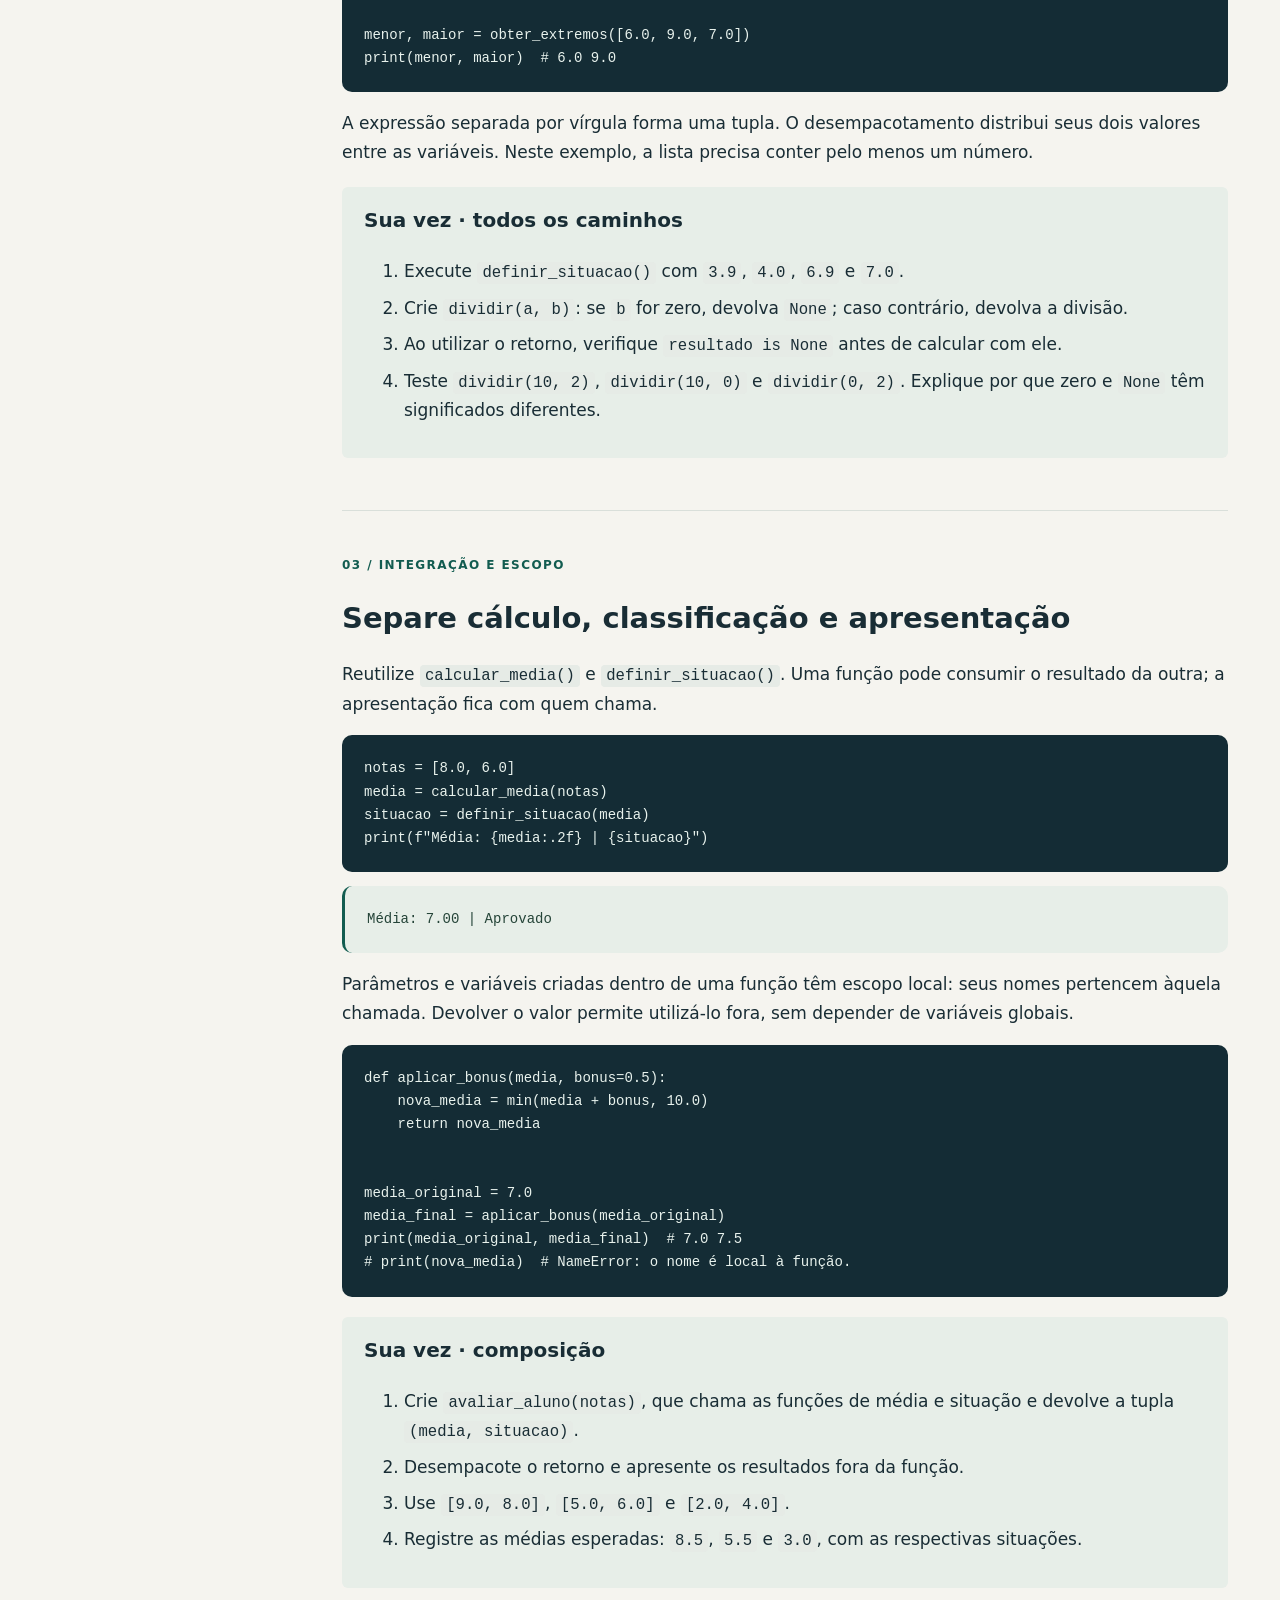
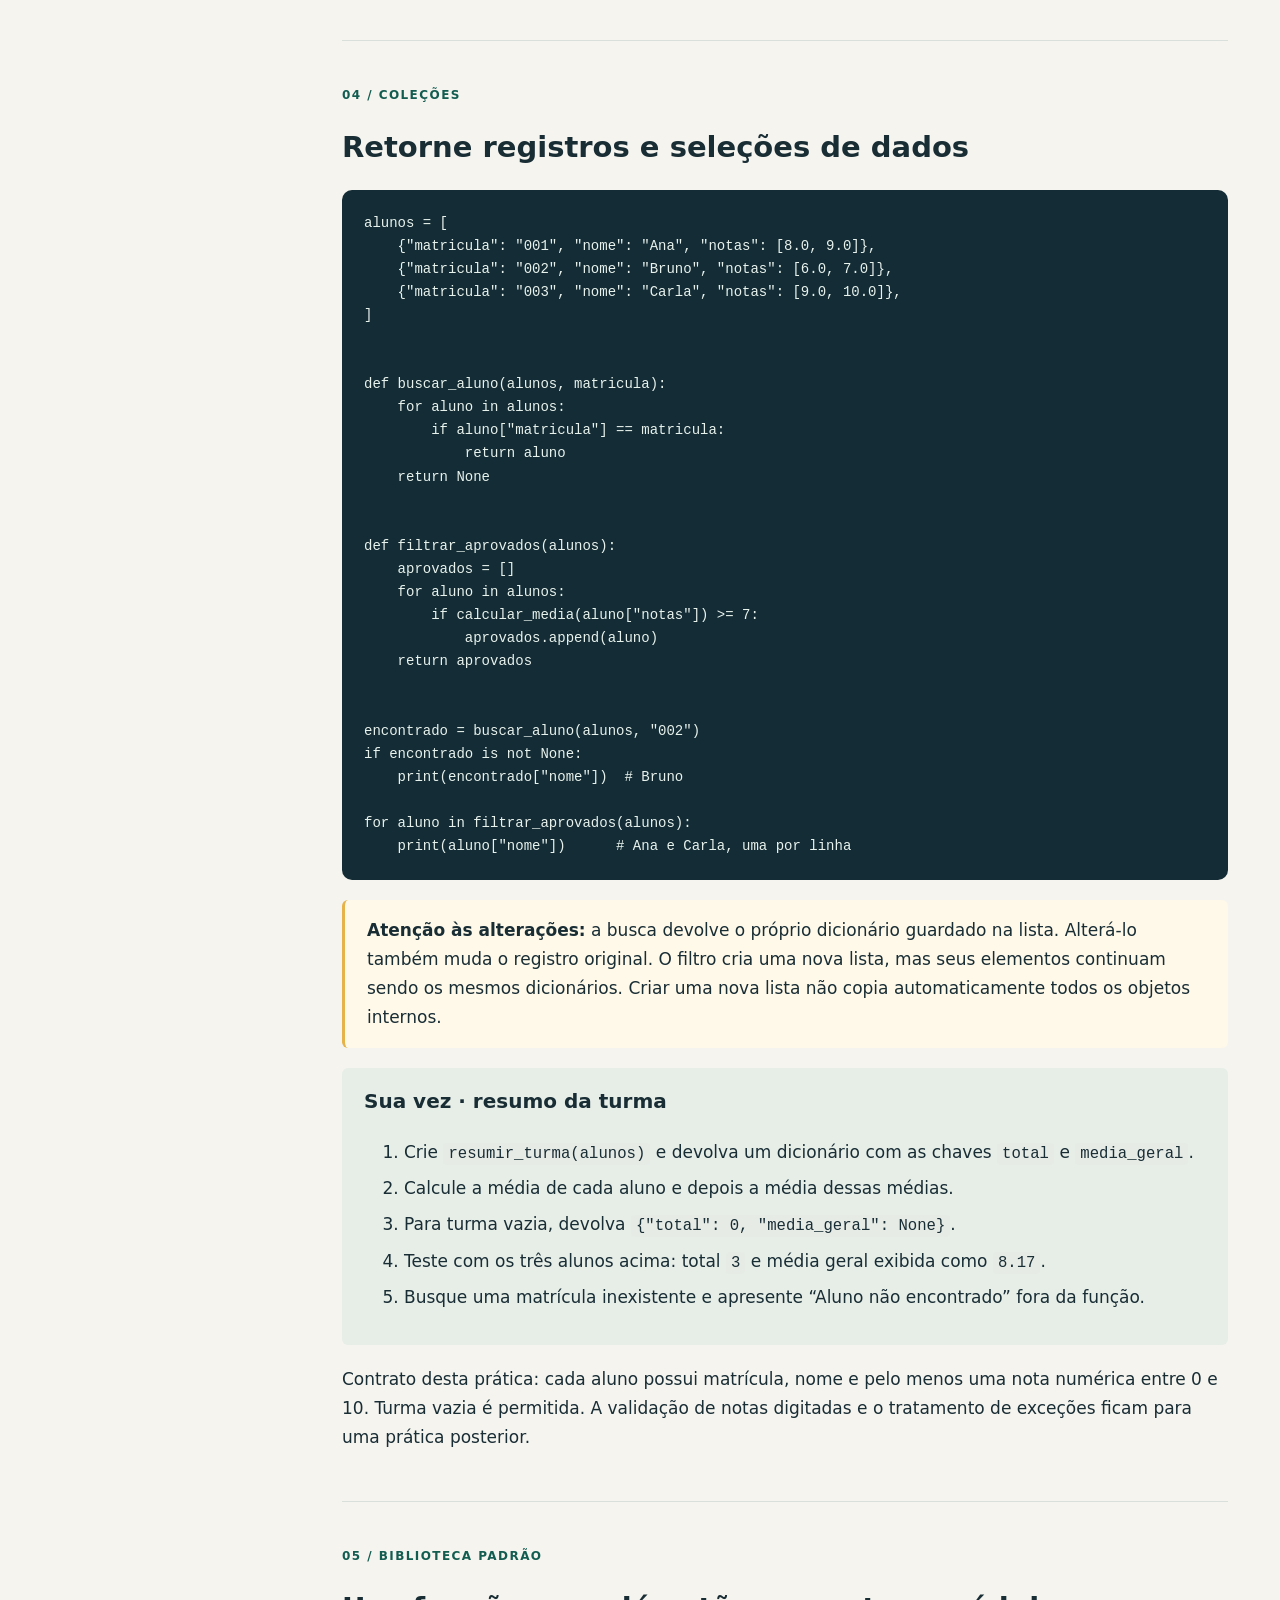
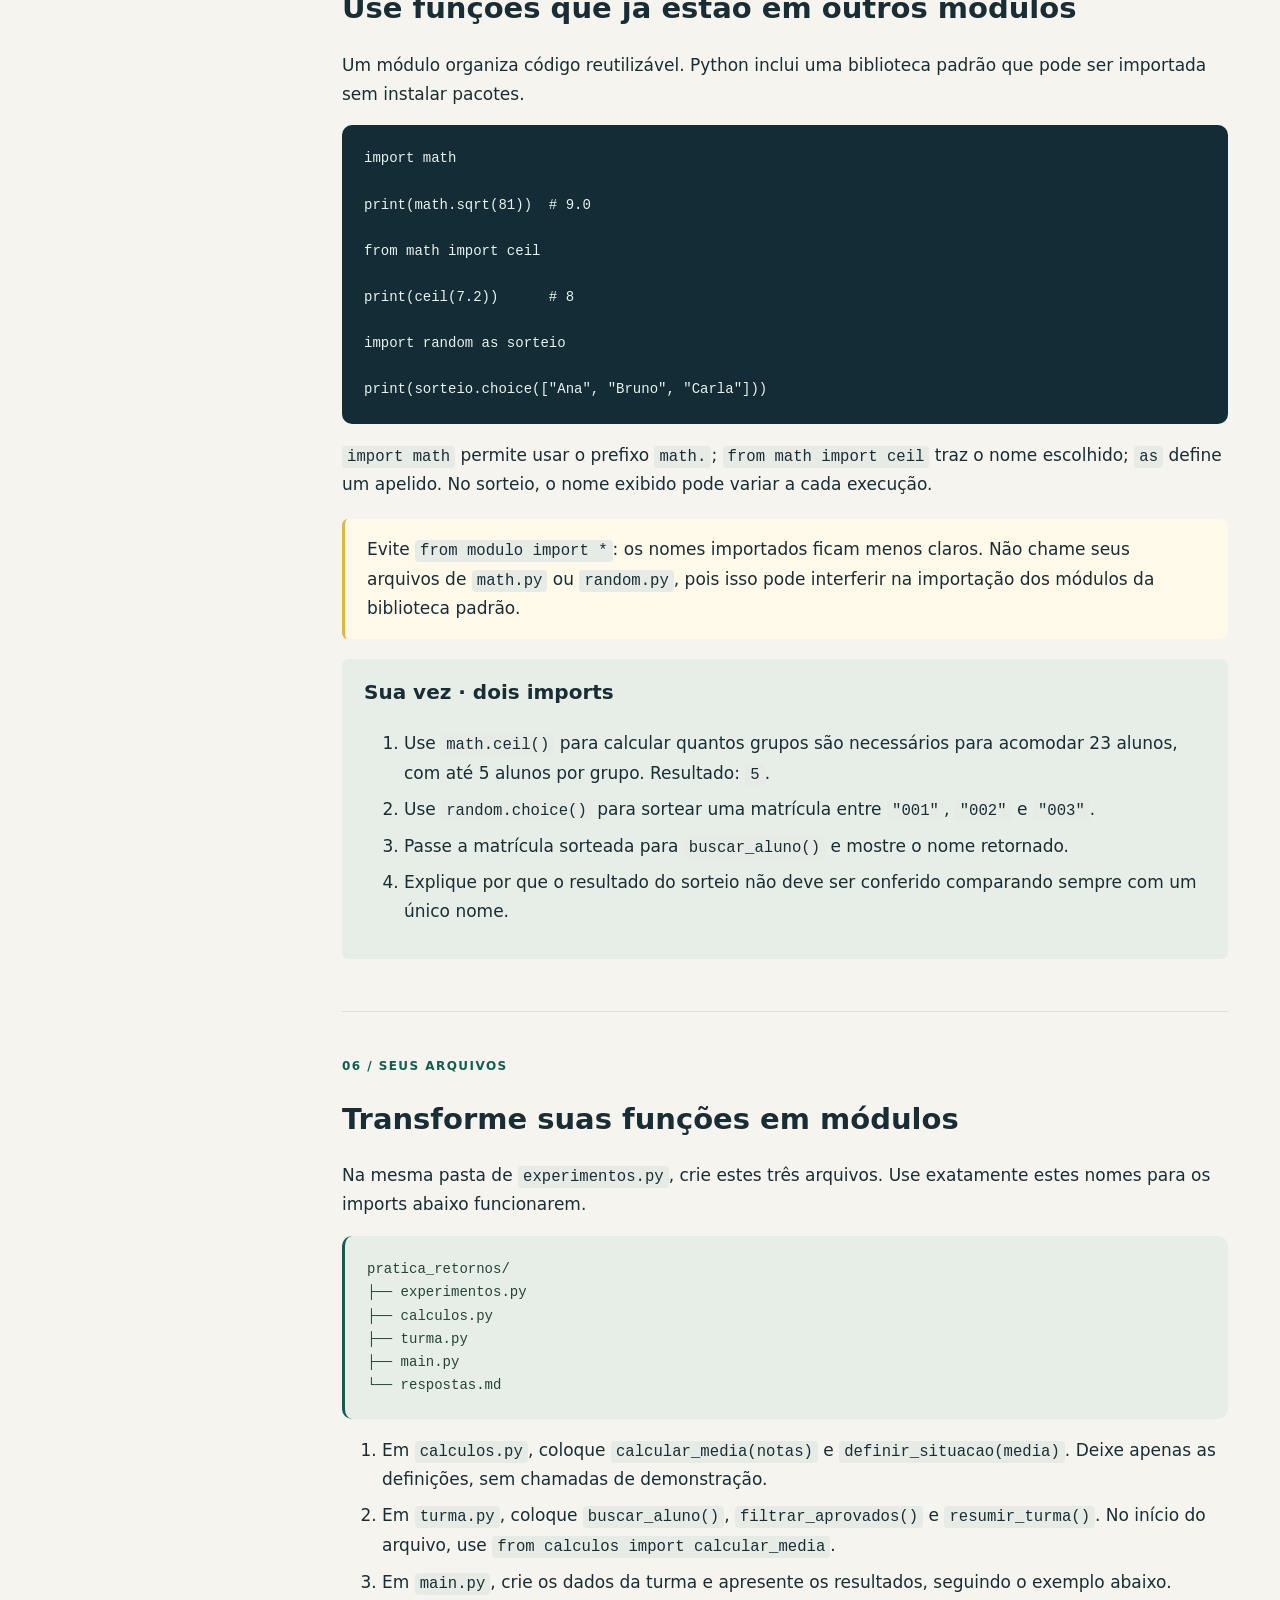
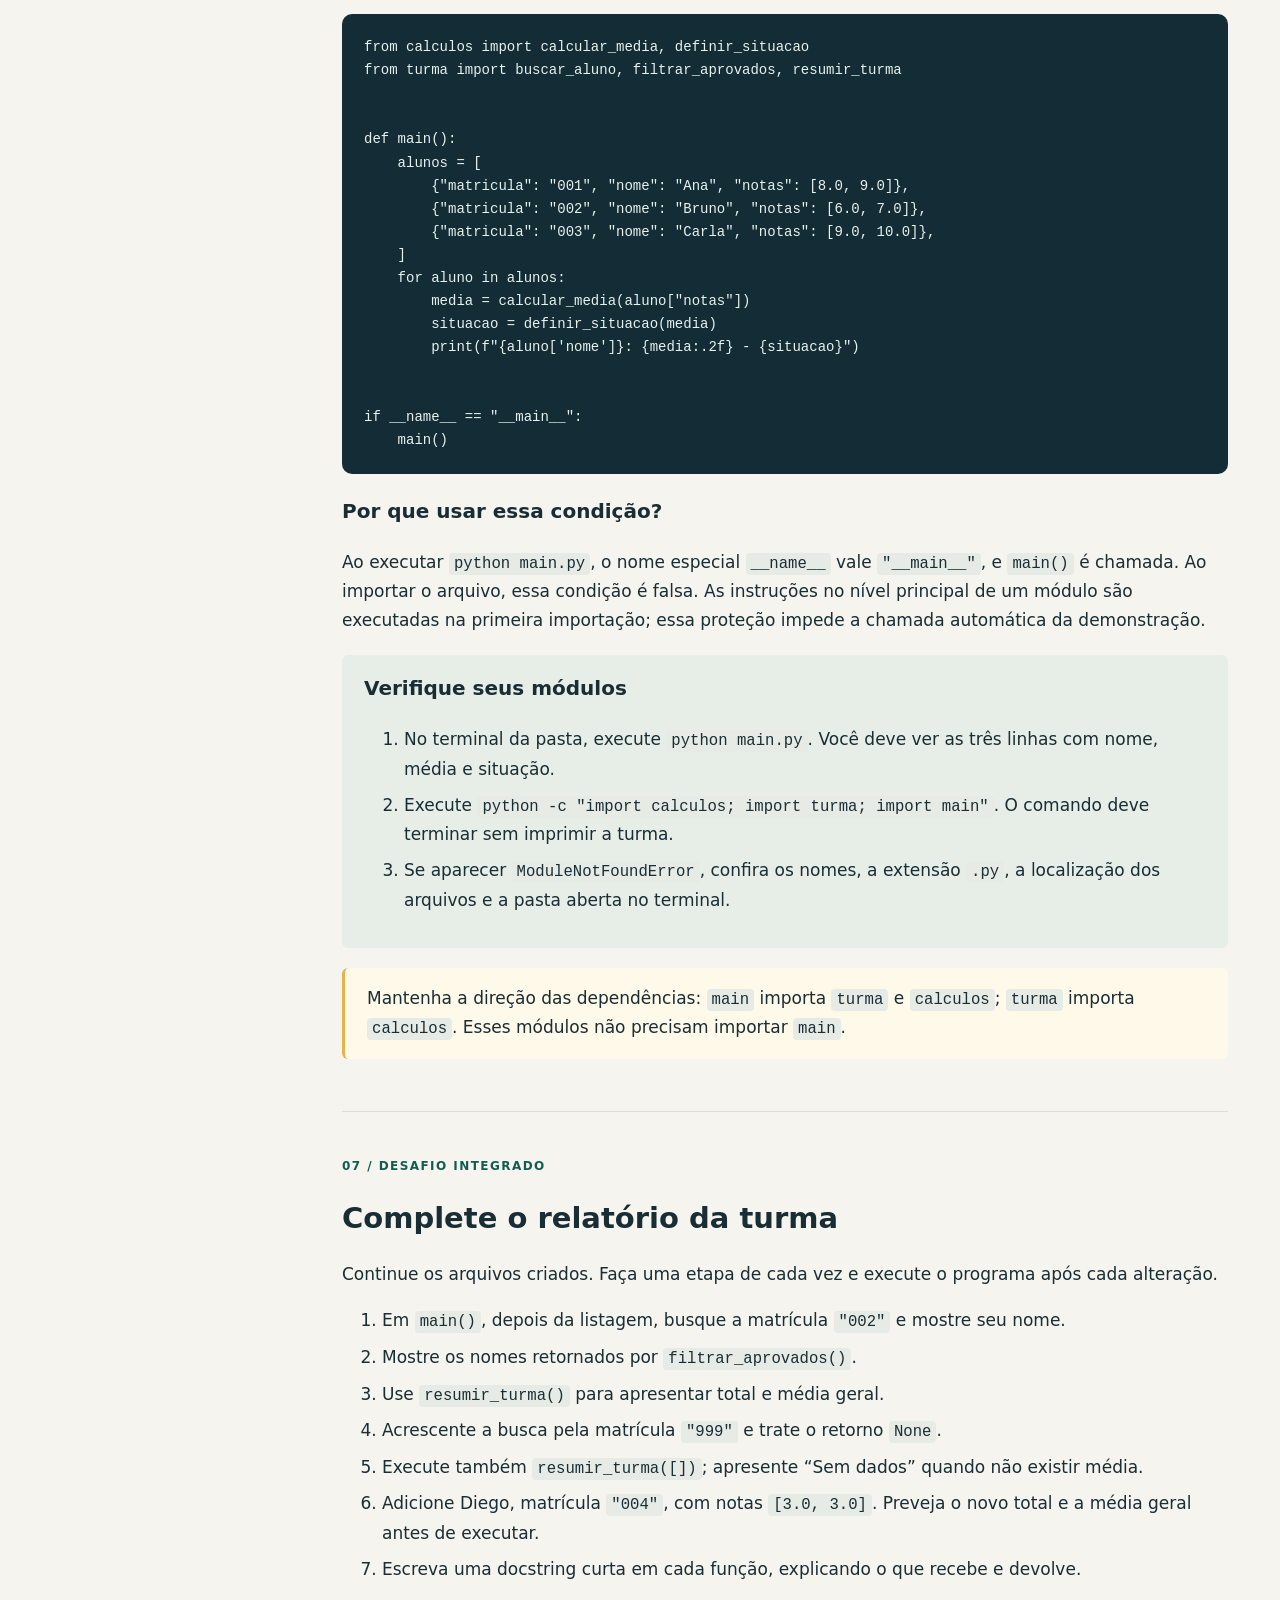
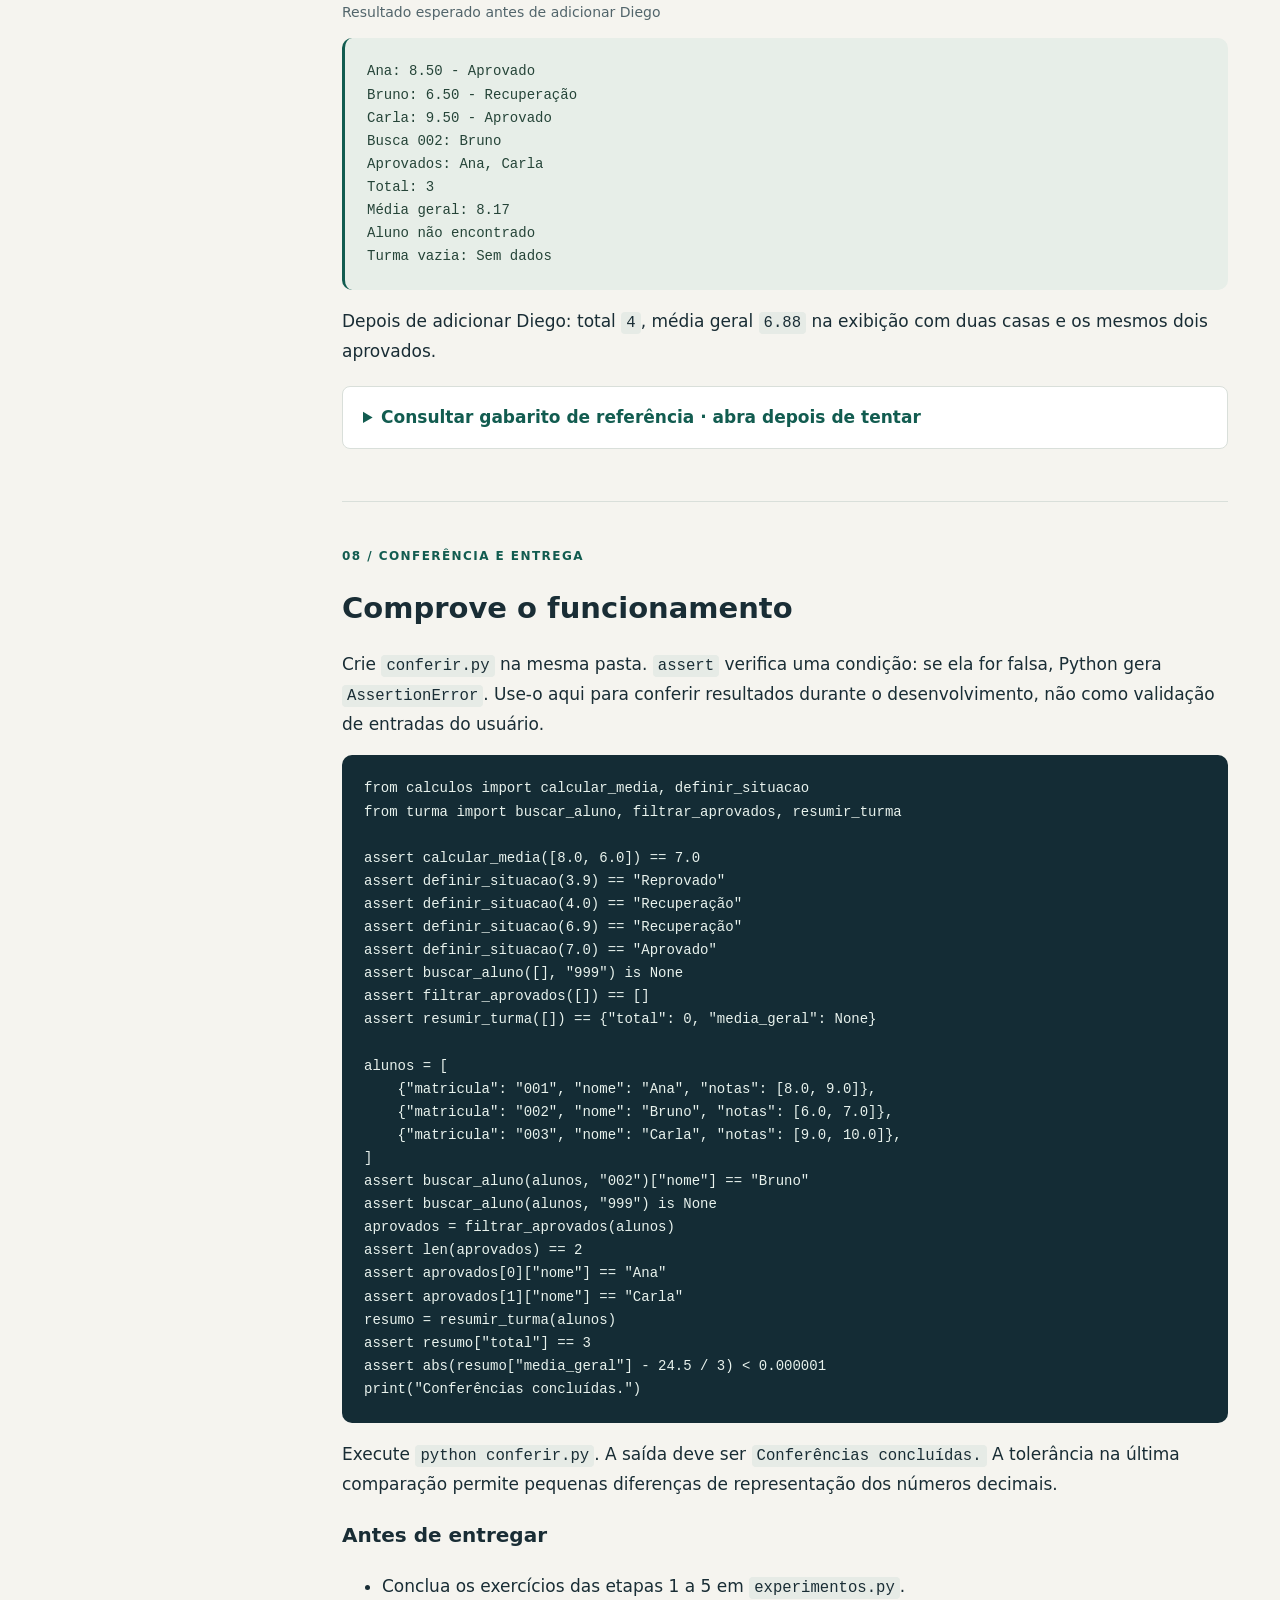
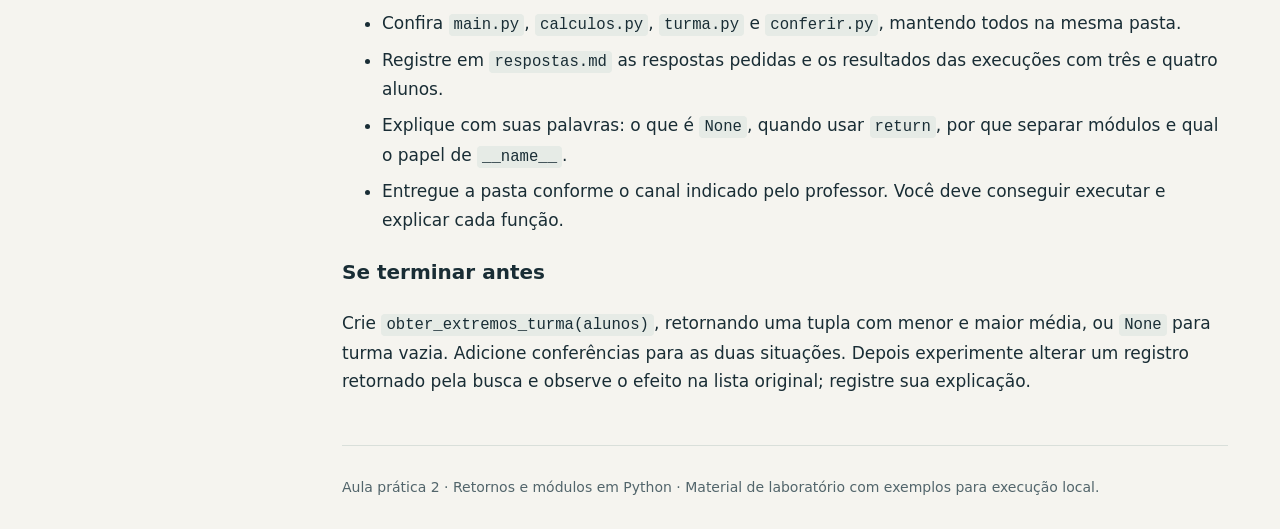
<file: aula-pratica-2/index.html>
<!DOCTYPE html>
<html lang="pt-BR">
<head>
  <meta charset="UTF-8">
  <meta name="viewport" content="width=device-width, initial-scale=1">
  <meta name="description" content="Prática de Python sobre return, integração de funções, coleções e imports. Roteiro passo a passo para alunos.">
  <title>Aula prática 2 · Retornos e módulos em Python</title>
  <style>
    :root{--paper:#f5f4ef;--ink:#192d35;--muted:#52656b;--green:#125c50;--line:#d9dfda;--code:#142c35;--accent:#e6b34b}
    *{box-sizing:border-box}html{scroll-behavior:smooth;scroll-padding-top:24px}body{margin:0;background:var(--paper);color:var(--ink);font:17px/1.7 system-ui,sans-serif}a{color:var(--green);text-underline-offset:4px}a:focus-visible,summary:focus-visible{outline:3px solid var(--accent);outline-offset:4px}.shell{max-width:1240px;margin:auto;display:grid;grid-template-columns:230px minmax(0,1fr);gap:60px;padding:40px 32px}aside{position:sticky;top:24px;align-self:start}nav{display:grid;gap:8px}nav a{font-size:14px;text-decoration:none;border-bottom:1px solid var(--line);padding:6px 0}main{min-width:0}header{padding:15px 0 35px;border-bottom:2px solid var(--ink)}.eyebrow{color:var(--green);font-size:12px;letter-spacing:.12em;font-weight:800;text-transform:uppercase}h1{font-size:clamp(38px,6vw,66px);line-height:1.1;letter-spacing:-.04em}h1 span{color:var(--green)}.intro{font-size:20px;color:var(--muted)}section{padding:32px 0;border-bottom:1px solid var(--line)}h2{font-size:29px;line-height:1.25}h3{font-size:20px}code{font-family:Consolas,monospace;font-size:.92em;background:#e6ebe6;padding:2px 5px;border-radius:4px}pre{background:var(--code);color:#e8f2ed;padding:22px;border-radius:10px;overflow-x:auto;font-size:14px;line-height:1.65}pre code{background:none;color:inherit;padding:0;font-size:inherit}.output{background:#e7eee8;color:#254438;border-left:3px solid var(--green)}.note,.exercise{padding:16px 22px;margin:20px 0;border-radius:6px}.note{background:#fff9e9;border-left:3px solid var(--accent)}.exercise{background:#e7eee8}.exercise h3{margin-top:0}details{background:white;border:1px solid var(--line);border-radius:8px;padding:16px 20px;margin:20px 0}summary{cursor:pointer;color:var(--green);font-weight:700}.table-wrap{overflow-x:auto}table{border-collapse:collapse;width:100%;font-size:15px}th,td{text-align:left;border-bottom:1px solid var(--line);padding:12px;vertical-align:top}th{background:#e6ebe6}li{margin:7px 0}.small,footer{color:var(--muted);font-size:14px}footer{padding:30px 0}.skip{position:absolute;top:-100px;left:20px;background:white;padding:10px}.skip:focus{top:10px}@media(max-width:850px){.shell{display:block;padding:24px 20px}aside{position:static}nav{display:flex;flex-wrap:wrap;gap:8px 18px}header{margin-top:25px}}@media print{body{background:white;font-size:11pt}.shell{display:block;padding:0}aside,.skip{display:none}pre{white-space:pre-wrap;overflow-wrap:anywhere;background:#eee;color:#111}h1{font-size:32pt}h2,h3{break-after:avoid}details::details-content{content-visibility:visible}}
  </style>
</head>
<body>
<a class="skip" href="#conteudo">Ir para o conteúdo</a>
<div class="shell">
  <aside aria-label="Navegação da aula">
    <p class="eyebrow">Python / Laboratório</p>
    <p><strong>Aula prática 02</strong></p>
    <p><a href="../index.html">← Voltar às atividades</a></p>
    <nav aria-label="Sumário">
      <a href="#preparacao">00 · Prepare seu ambiente</a>
      <a href="#return">01 · Devolva resultados</a>
      <a href="#caminhos">02 · Controle os retornos</a>
      <a href="#integracao">03 · Integre funções</a>
      <a href="#colecoes">04 · Trabalhe com coleções</a>
      <a href="#imports">05 · Explore imports</a>
      <a href="#modulos">06 · Crie seus módulos</a>
      <a href="#desafio">07 · Complete o desafio</a>
      <a href="#conferencia">08 · Confira e entregue</a>
    </nav>
    <p class="small">Preveja, execute, altere e explique. Resolva antes de consultar o gabarito.</p>
  </aside>
  <main id="conteudo">
    <header>
      <p class="eyebrow">Funções · Retornos · Módulos</p>
      <h1>Suas funções podem<br><span>trabalhar juntas.</span></h1>
      <p class="intro">Aprenda a devolver resultados com <code>return</code>, combinar funções e organizar um sistema de turma em arquivos Python.</p>
      <p>Pré-requisitos: funções com parâmetros, condicionais, laços, listas, tuplas e dicionários. Duração sugerida: 4 horas, incluindo prática e intervalo.</p>
    </header>

    <section id="preparacao">
      <p class="eyebrow">00 / Preparação</p><h2>Organize seu espaço de trabalho</h2>
      <ol><li>Crie uma pasta chamada <code>pratica_retornos</code> no seu computador e abra-a no editor.</li><li>Crie <code>experimentos.py</code> para executar os exemplos das etapas 1 a 5. Execute um exemplo de cada vez para observar seu resultado.</li><li>Abra o terminal nessa pasta e execute <code>python experimentos.py</code>. No Windows, você também pode usar <code>py experimentos.py</code>.</li><li>Crie <code>respostas.md</code> ou um arquivo de texto para registrar as respostas solicitadas.</li></ol>
      <div class="note">Esta página é um roteiro: o Python deve ser executado no seu editor ou terminal. Não é necessário instalar pacotes. Para praticar imports entre arquivos, use uma pasta local com Python 3.</div>
      <p>Distribua seu tempo: preparação (10 min), retornos (40 min), integração (30 min), coleções (35 min), intervalo (10 min), imports (20 min), módulos (30 min), desafio (50 min) e conferência (15 min).</p>
      <p><strong>Objetivo da entrega:</strong> um programa que calcula médias, classifica alunos, busca registros e apresenta um resumo, com funções distribuídas em módulos.</p>
    </section>

    <section id="return">
      <p class="eyebrow">01 / Resultado</p><h2>Mostrar um valor e devolver um valor</h2>
      <p><code>print()</code> escreve na tela. <code>return</code> devolve um valor para o ponto que chamou a função. Esse valor pode ser guardado, comparado ou passado para outra função.</p>
      <pre><code class="language-python">def mostrar_media(notas):
    print(sum(notas) / len(notas))


def calcular_media(notas):
    return sum(notas) / len(notas)


resultado_a = mostrar_media([8.0, 6.0])
resultado_b = calcular_media([8.0, 6.0])
print("A:", resultado_a)
print("B:", resultado_b)
print("B com bônus:", resultado_b + 1)</code></pre>
      <p class="small">Saída esperada</p><pre class="output">7.0
A: None
B: 7.0
B com bônus: 8.0</pre>
      <p>Quando uma função termina sem executar um <code>return</code> com valor, o resultado é <code>None</code>, que representa ausência de valor. O número exibido por <code>mostrar_media()</code> não se torna seu retorno.</p>
      <div class="exercise"><h3>Sua vez · total de uma compra</h3><ol><li>Crie <code>calcular_total(preco, quantidade)</code>, que devolve a multiplicação.</li><li>Guarde o retorno em uma variável e imprima o total com duas casas decimais.</li><li>Use preço <code>15.0</code> e quantidade <code>3</code>: o total deve ser <code>45.00</code>.</li><li>Em <code>respostas.md</code>, explique por que imprimir dentro da função não substitui devolver o valor.</li></ol></div>
    </section>

    <section id="caminhos">
      <p class="eyebrow">02 / Fluxo</p><h2>O retorno encerra a chamada atual</h2>
      <pre><code class="language-python">def definir_situacao(media):
    if media &gt;= 7:
        return "Aprovado"
    if media &gt;= 4:
        return "Recuperação"
    return "Reprovado"


print(definir_situacao(8.0))
print(definir_situacao(5.5))
print(definir_situacao(3.0))</code></pre>
      <pre class="output">Aprovado
Recuperação
Reprovado</pre>
      <p>Ao executar um <code>return</code>, a função termina imediatamente. No exemplo, uma média 8 não chega à segunda condição. Uma instrução colocada depois de um retorno incondicional no mesmo bloco não será executada.</p>
      <h3>Devolvendo mais de uma informação</h3>
      <pre><code class="language-python">def obter_extremos(valores):
    return min(valores), max(valores)


menor, maior = obter_extremos([6.0, 9.0, 7.0])
print(menor, maior)  # 6.0 9.0</code></pre>
      <p>A expressão separada por vírgula forma uma tupla. O desempacotamento distribui seus dois valores entre as variáveis. Neste exemplo, a lista precisa conter pelo menos um número.</p>
      <div class="exercise"><h3>Sua vez · todos os caminhos</h3><ol><li>Execute <code>definir_situacao()</code> com <code>3.9</code>, <code>4.0</code>, <code>6.9</code> e <code>7.0</code>.</li><li>Crie <code>dividir(a, b)</code>: se <code>b</code> for zero, devolva <code>None</code>; caso contrário, devolva a divisão.</li><li>Ao utilizar o retorno, verifique <code>resultado is None</code> antes de calcular com ele.</li><li>Teste <code>dividir(10, 2)</code>, <code>dividir(10, 0)</code> e <code>dividir(0, 2)</code>. Explique por que zero e <code>None</code> têm significados diferentes.</li></ol></div>
    </section>

    <section id="integracao">
      <p class="eyebrow">03 / Integração e escopo</p><h2>Separe cálculo, classificação e apresentação</h2>
      <p>Reutilize <code>calcular_media()</code> e <code>definir_situacao()</code>. Uma função pode consumir o resultado da outra; a apresentação fica com quem chama.</p>
      <pre><code class="language-python">notas = [8.0, 6.0]
media = calcular_media(notas)
situacao = definir_situacao(media)
print(f"Média: {media:.2f} | {situacao}")</code></pre>
      <pre class="output">Média: 7.00 | Aprovado</pre>
      <p>Parâmetros e variáveis criadas dentro de uma função têm escopo local: seus nomes pertencem àquela chamada. Devolver o valor permite utilizá-lo fora, sem depender de variáveis globais.</p>
      <pre><code class="language-python">def aplicar_bonus(media, bonus=0.5):
    nova_media = min(media + bonus, 10.0)
    return nova_media


media_original = 7.0
media_final = aplicar_bonus(media_original)
print(media_original, media_final)  # 7.0 7.5
# print(nova_media)  # NameError: o nome é local à função.</code></pre>
      <div class="exercise"><h3>Sua vez · composição</h3><ol><li>Crie <code>avaliar_aluno(notas)</code>, que chama as funções de média e situação e devolve a tupla <code>(media, situacao)</code>.</li><li>Desempacote o retorno e apresente os resultados fora da função.</li><li>Use <code>[9.0, 8.0]</code>, <code>[5.0, 6.0]</code> e <code>[2.0, 4.0]</code>.</li><li>Registre as médias esperadas: <code>8.5</code>, <code>5.5</code> e <code>3.0</code>, com as respectivas situações.</li></ol></div>
    </section>

    <section id="colecoes">
      <p class="eyebrow">04 / Coleções</p><h2>Retorne registros e seleções de dados</h2>
      <pre><code class="language-python">alunos = [
    {"matricula": "001", "nome": "Ana", "notas": [8.0, 9.0]},
    {"matricula": "002", "nome": "Bruno", "notas": [6.0, 7.0]},
    {"matricula": "003", "nome": "Carla", "notas": [9.0, 10.0]},
]


def buscar_aluno(alunos, matricula):
    for aluno in alunos:
        if aluno["matricula"] == matricula:
            return aluno
    return None


def filtrar_aprovados(alunos):
    aprovados = []
    for aluno in alunos:
        if calcular_media(aluno["notas"]) &gt;= 7:
            aprovados.append(aluno)
    return aprovados


encontrado = buscar_aluno(alunos, "002")
if encontrado is not None:
    print(encontrado["nome"])  # Bruno

for aluno in filtrar_aprovados(alunos):
    print(aluno["nome"])      # Ana e Carla, uma por linha</code></pre>
      <div class="note"><strong>Atenção às alterações:</strong> a busca devolve o próprio dicionário guardado na lista. Alterá-lo também muda o registro original. O filtro cria uma nova lista, mas seus elementos continuam sendo os mesmos dicionários. Criar uma nova lista não copia automaticamente todos os objetos internos.</div>
      <div class="exercise"><h3>Sua vez · resumo da turma</h3><ol><li>Crie <code>resumir_turma(alunos)</code> e devolva um dicionário com as chaves <code>total</code> e <code>media_geral</code>.</li><li>Calcule a média de cada aluno e depois a média dessas médias.</li><li>Para turma vazia, devolva <code>{"total": 0, "media_geral": None}</code>.</li><li>Teste com os três alunos acima: total <code>3</code> e média geral exibida como <code>8.17</code>.</li><li>Busque uma matrícula inexistente e apresente “Aluno não encontrado” fora da função.</li></ol></div>
      <p>Contrato desta prática: cada aluno possui matrícula, nome e pelo menos uma nota numérica entre 0 e 10. Turma vazia é permitida. A validação de notas digitadas e o tratamento de exceções ficam para uma prática posterior.</p>
    </section>

    <section id="imports">
      <p class="eyebrow">05 / Biblioteca padrão</p><h2>Use funções que já estão em outros módulos</h2>
      <p>Um módulo organiza código reutilizável. Python inclui uma biblioteca padrão que pode ser importada sem instalar pacotes.</p>
      <pre><code class="language-python">import math

print(math.sqrt(81))  # 9.0

from math import ceil

print(ceil(7.2))      # 8

import random as sorteio

print(sorteio.choice(["Ana", "Bruno", "Carla"]))</code></pre>
      <p><code>import math</code> permite usar o prefixo <code>math.</code>; <code>from math import ceil</code> traz o nome escolhido; <code>as</code> define um apelido. No sorteio, o nome exibido pode variar a cada execução.</p>
      <div class="note">Evite <code>from modulo import *</code>: os nomes importados ficam menos claros. Não chame seus arquivos de <code>math.py</code> ou <code>random.py</code>, pois isso pode interferir na importação dos módulos da biblioteca padrão.</div>
      <div class="exercise"><h3>Sua vez · dois imports</h3><ol><li>Use <code>math.ceil()</code> para calcular quantos grupos são necessários para acomodar 23 alunos, com até 5 alunos por grupo. Resultado: <code>5</code>.</li><li>Use <code>random.choice()</code> para sortear uma matrícula entre <code>"001"</code>, <code>"002"</code> e <code>"003"</code>.</li><li>Passe a matrícula sorteada para <code>buscar_aluno()</code> e mostre o nome retornado.</li><li>Explique por que o resultado do sorteio não deve ser conferido comparando sempre com um único nome.</li></ol></div>
    </section>

    <section id="modulos">
      <p class="eyebrow">06 / Seus arquivos</p><h2>Transforme suas funções em módulos</h2>
      <p>Na mesma pasta de <code>experimentos.py</code>, crie estes três arquivos. Use exatamente estes nomes para os imports abaixo funcionarem.</p>
      <pre class="output">pratica_retornos/
├── experimentos.py
├── calculos.py
├── turma.py
├── main.py
└── respostas.md</pre>
      <ol><li>Em <code>calculos.py</code>, coloque <code>calcular_media(notas)</code> e <code>definir_situacao(media)</code>. Deixe apenas as definições, sem chamadas de demonstração.</li><li>Em <code>turma.py</code>, coloque <code>buscar_aluno()</code>, <code>filtrar_aprovados()</code> e <code>resumir_turma()</code>. No início do arquivo, use <code>from calculos import calcular_media</code>.</li><li>Em <code>main.py</code>, crie os dados da turma e apresente os resultados, seguindo o exemplo abaixo.</li></ol>
      <pre><code class="language-python">from calculos import calcular_media, definir_situacao
from turma import buscar_aluno, filtrar_aprovados, resumir_turma


def main():
    alunos = [
        {"matricula": "001", "nome": "Ana", "notas": [8.0, 9.0]},
        {"matricula": "002", "nome": "Bruno", "notas": [6.0, 7.0]},
        {"matricula": "003", "nome": "Carla", "notas": [9.0, 10.0]},
    ]
    for aluno in alunos:
        media = calcular_media(aluno["notas"])
        situacao = definir_situacao(media)
        print(f"{aluno['nome']}: {media:.2f} - {situacao}")


if __name__ == "__main__":
    main()</code></pre>
      <h3>Por que usar essa condição?</h3>
      <p>Ao executar <code>python main.py</code>, o nome especial <code>__name__</code> vale <code>"__main__"</code>, e <code>main()</code> é chamada. Ao importar o arquivo, essa condição é falsa. As instruções no nível principal de um módulo são executadas na primeira importação; essa proteção impede a chamada automática da demonstração.</p>
      <div class="exercise"><h3>Verifique seus módulos</h3><ol><li>No terminal da pasta, execute <code>python main.py</code>. Você deve ver as três linhas com nome, média e situação.</li><li>Execute <code>python -c "import calculos; import turma; import main"</code>. O comando deve terminar sem imprimir a turma.</li><li>Se aparecer <code>ModuleNotFoundError</code>, confira os nomes, a extensão <code>.py</code>, a localização dos arquivos e a pasta aberta no terminal.</li></ol></div>
      <p class="note">Mantenha a direção das dependências: <code>main</code> importa <code>turma</code> e <code>calculos</code>; <code>turma</code> importa <code>calculos</code>. Esses módulos não precisam importar <code>main</code>.</p>
    </section>

    <section id="desafio">
      <p class="eyebrow">07 / Desafio integrado</p><h2>Complete o relatório da turma</h2>
      <p>Continue os arquivos criados. Faça uma etapa de cada vez e execute o programa após cada alteração.</p>
      <ol><li>Em <code>main()</code>, depois da listagem, busque a matrícula <code>"002"</code> e mostre seu nome.</li><li>Mostre os nomes retornados por <code>filtrar_aprovados()</code>.</li><li>Use <code>resumir_turma()</code> para apresentar total e média geral.</li><li>Acrescente a busca pela matrícula <code>"999"</code> e trate o retorno <code>None</code>.</li><li>Execute também <code>resumir_turma([])</code>; apresente “Sem dados” quando não existir média.</li><li>Adicione Diego, matrícula <code>"004"</code>, com notas <code>[3.0, 3.0]</code>. Preveja o novo total e a média geral antes de executar.</li><li>Escreva uma docstring curta em cada função, explicando o que recebe e devolve.</li></ol>
      <p class="small">Resultado esperado antes de adicionar Diego</p>
      <pre class="output">Ana: 8.50 - Aprovado
Bruno: 6.50 - Recuperação
Carla: 9.50 - Aprovado
Busca 002: Bruno
Aprovados: Ana, Carla
Total: 3
Média geral: 8.17
Aluno não encontrado
Turma vazia: Sem dados</pre>
      <p>Depois de adicionar Diego: total <code>4</code>, média geral <code>6.88</code> na exibição com duas casas e os mesmos dois aprovados.</p>
      <details><summary>Consultar gabarito de referência · abra depois de tentar</summary>
        <h3>calculos.py</h3>
        <pre data-file="calculos.py"><code class="language-python">def calcular_media(notas):
    """Recebe notas não vazias e devolve a média aritmética."""
    return sum(notas) / len(notas)


def definir_situacao(media):
    """Recebe uma média e devolve a situação acadêmica."""
    if media &gt;= 7:
        return "Aprovado"
    if media &gt;= 4:
        return "Recuperação"
    return "Reprovado"</code></pre>
        <h3>turma.py</h3>
        <pre data-file="turma.py"><code class="language-python">from calculos import calcular_media


def buscar_aluno(alunos, matricula):
    """Recebe turma e matrícula; devolve o registro ou None."""
    for aluno in alunos:
        if aluno["matricula"] == matricula:
            return aluno
    return None


def filtrar_aprovados(alunos):
    """Recebe a turma e devolve uma nova lista de aprovados."""
    aprovados = []
    for aluno in alunos:
        if calcular_media(aluno["notas"]) &gt;= 7:
            aprovados.append(aluno)
    return aprovados


def resumir_turma(alunos):
    """Devolve total e média geral; para turma vazia, a média é None."""
    if not alunos:
        return {"total": 0, "media_geral": None}
    medias = []
    for aluno in alunos:
        medias.append(calcular_media(aluno["notas"]))
    return {"total": len(alunos), "media_geral": calcular_media(medias)}</code></pre>
        <h3>main.py</h3>
        <pre data-file="main.py"><code class="language-python">from calculos import calcular_media, definir_situacao
from turma import buscar_aluno, filtrar_aprovados, resumir_turma


def main():
    """Cria dados de exemplo e apresenta os resultados da turma."""
    alunos = [
        {"matricula": "001", "nome": "Ana", "notas": [8.0, 9.0]},
        {"matricula": "002", "nome": "Bruno", "notas": [6.0, 7.0]},
        {"matricula": "003", "nome": "Carla", "notas": [9.0, 10.0]},
    ]
    for aluno in alunos:
        media = calcular_media(aluno["notas"])
        situacao = definir_situacao(media)
        print(f"{aluno['nome']}: {media:.2f} - {situacao}")

    encontrado = buscar_aluno(alunos, "002")
    if encontrado is not None:
        print(f"Busca 002: {encontrado['nome']}")

    nomes = []
    for aluno in filtrar_aprovados(alunos):
        nomes.append(aluno["nome"])
    print("Aprovados:", ", ".join(nomes))

    resumo = resumir_turma(alunos)
    print(f"Total: {resumo['total']}")
    print(f"Média geral: {resumo['media_geral']:.2f}")

    if buscar_aluno(alunos, "999") is None:
        print("Aluno não encontrado")

    vazio = resumir_turma([])
    if vazio["media_geral"] is None:
        print("Turma vazia: Sem dados")


if __name__ == "__main__":
    main()</code></pre>
        <p><code>", ".join(nomes)</code> reúne uma lista de strings em um texto, colocando vírgula e espaço entre os nomes. O gabarito mostra a versão com três alunos; faça você a inclusão de Diego.</p>
      </details>
    </section>

    <section id="conferencia">
      <p class="eyebrow">08 / Conferência e entrega</p><h2>Comprove o funcionamento</h2>
      <p>Crie <code>conferir.py</code> na mesma pasta. <code>assert</code> verifica uma condição: se ela for falsa, Python gera <code>AssertionError</code>. Use-o aqui para conferir resultados durante o desenvolvimento, não como validação de entradas do usuário.</p>
      <pre data-file="conferir.py"><code class="language-python">from calculos import calcular_media, definir_situacao
from turma import buscar_aluno, filtrar_aprovados, resumir_turma

assert calcular_media([8.0, 6.0]) == 7.0
assert definir_situacao(3.9) == "Reprovado"
assert definir_situacao(4.0) == "Recuperação"
assert definir_situacao(6.9) == "Recuperação"
assert definir_situacao(7.0) == "Aprovado"
assert buscar_aluno([], "999") is None
assert filtrar_aprovados([]) == []
assert resumir_turma([]) == {"total": 0, "media_geral": None}

alunos = [
    {"matricula": "001", "nome": "Ana", "notas": [8.0, 9.0]},
    {"matricula": "002", "nome": "Bruno", "notas": [6.0, 7.0]},
    {"matricula": "003", "nome": "Carla", "notas": [9.0, 10.0]},
]
assert buscar_aluno(alunos, "002")["nome"] == "Bruno"
assert buscar_aluno(alunos, "999") is None
aprovados = filtrar_aprovados(alunos)
assert len(aprovados) == 2
assert aprovados[0]["nome"] == "Ana"
assert aprovados[1]["nome"] == "Carla"
resumo = resumir_turma(alunos)
assert resumo["total"] == 3
assert abs(resumo["media_geral"] - 24.5 / 3) &lt; 0.000001
print("Conferências concluídas.")</code></pre>
      <p>Execute <code>python conferir.py</code>. A saída deve ser <code>Conferências concluídas.</code> A tolerância na última comparação permite pequenas diferenças de representação dos números decimais.</p>
      <h3>Antes de entregar</h3>
      <ul><li>Conclua os exercícios das etapas 1 a 5 em <code>experimentos.py</code>.</li><li>Confira <code>main.py</code>, <code>calculos.py</code>, <code>turma.py</code> e <code>conferir.py</code>, mantendo todos na mesma pasta.</li><li>Registre em <code>respostas.md</code> as respostas pedidas e os resultados das execuções com três e quatro alunos.</li><li>Explique com suas palavras: o que é <code>None</code>, quando usar <code>return</code>, por que separar módulos e qual o papel de <code>__name__</code>.</li><li>Entregue a pasta conforme o canal indicado pelo professor. Você deve conseguir executar e explicar cada função.</li></ul>
      <h3>Se terminar antes</h3><p>Crie <code>obter_extremos_turma(alunos)</code>, retornando uma tupla com menor e maior média, ou <code>None</code> para turma vazia. Adicione conferências para as duas situações. Depois experimente alterar um registro retornado pela busca e observe o efeito na lista original; registre sua explicação.</p>
    </section>
    <footer>Aula prática 2 · Retornos e módulos em Python · Material de laboratório com exemplos para execução local.</footer>
  </main>
</div>
</body>
</html>
</file>
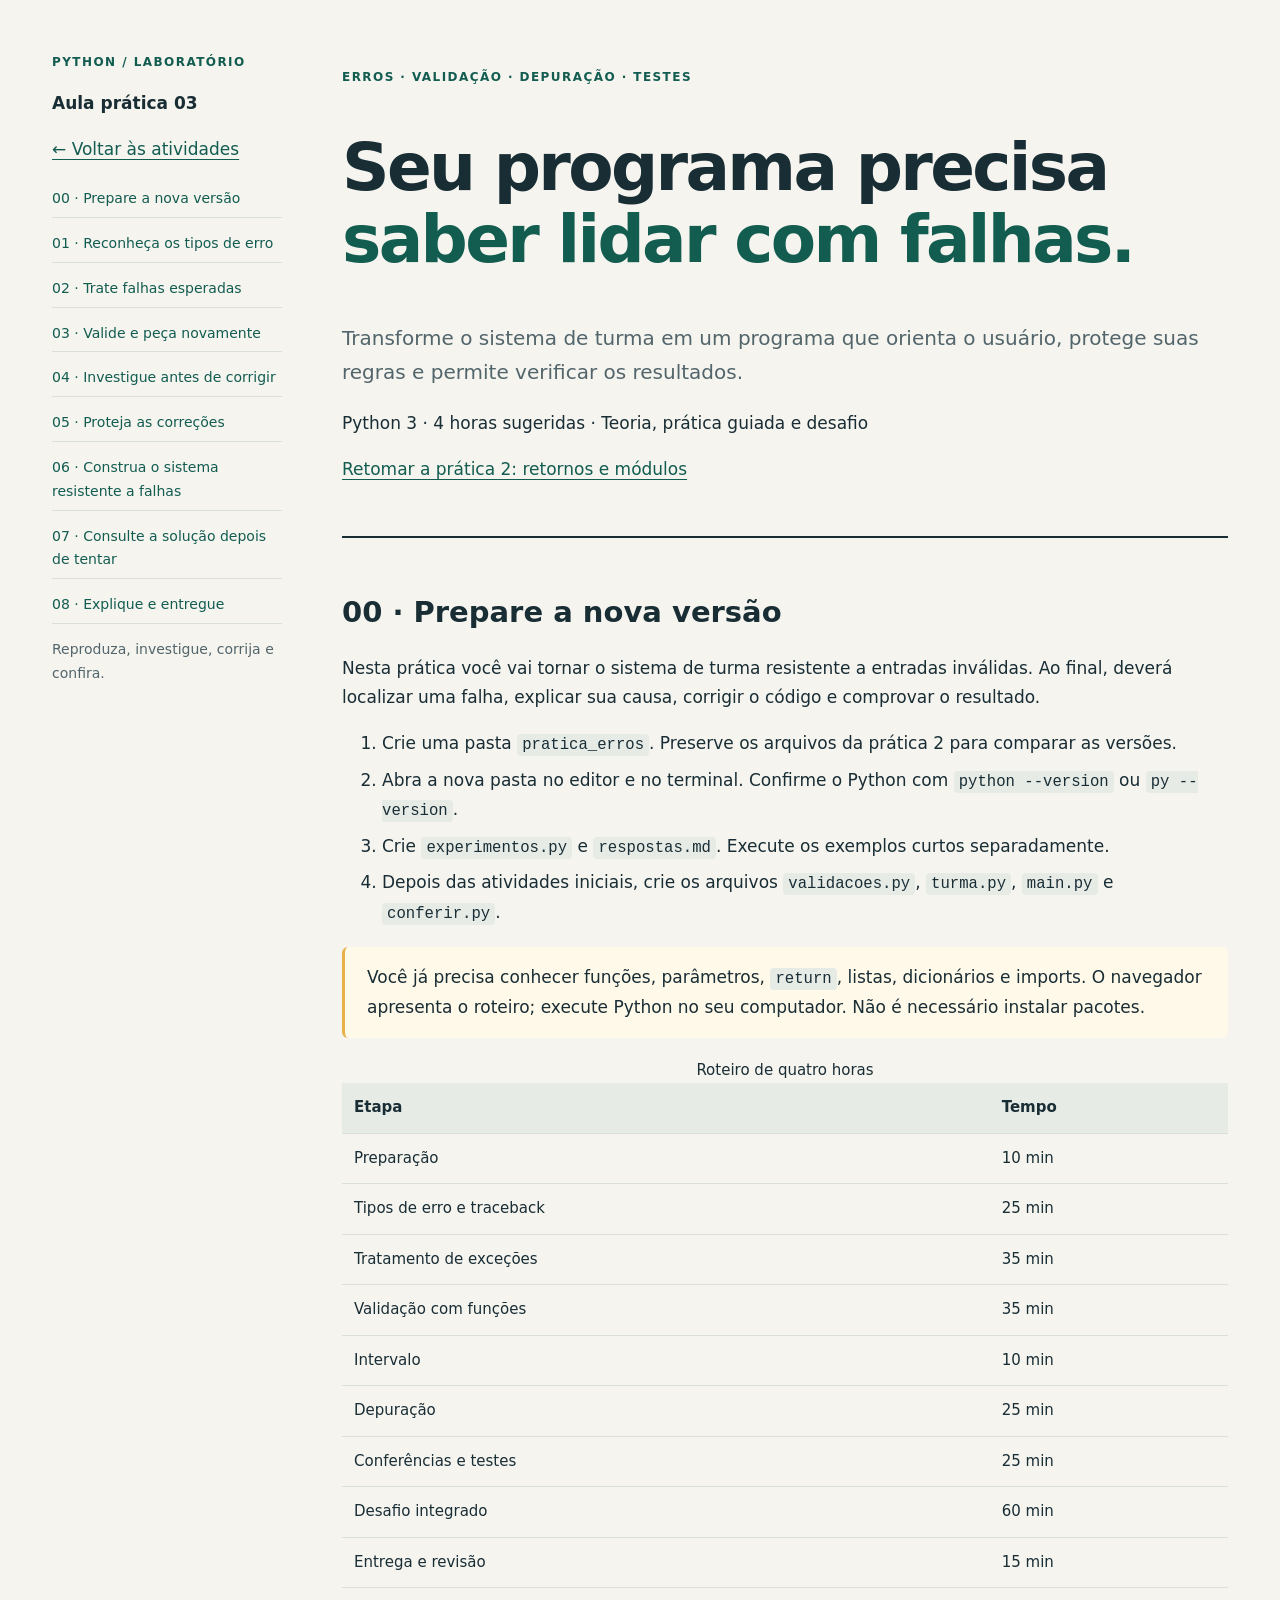
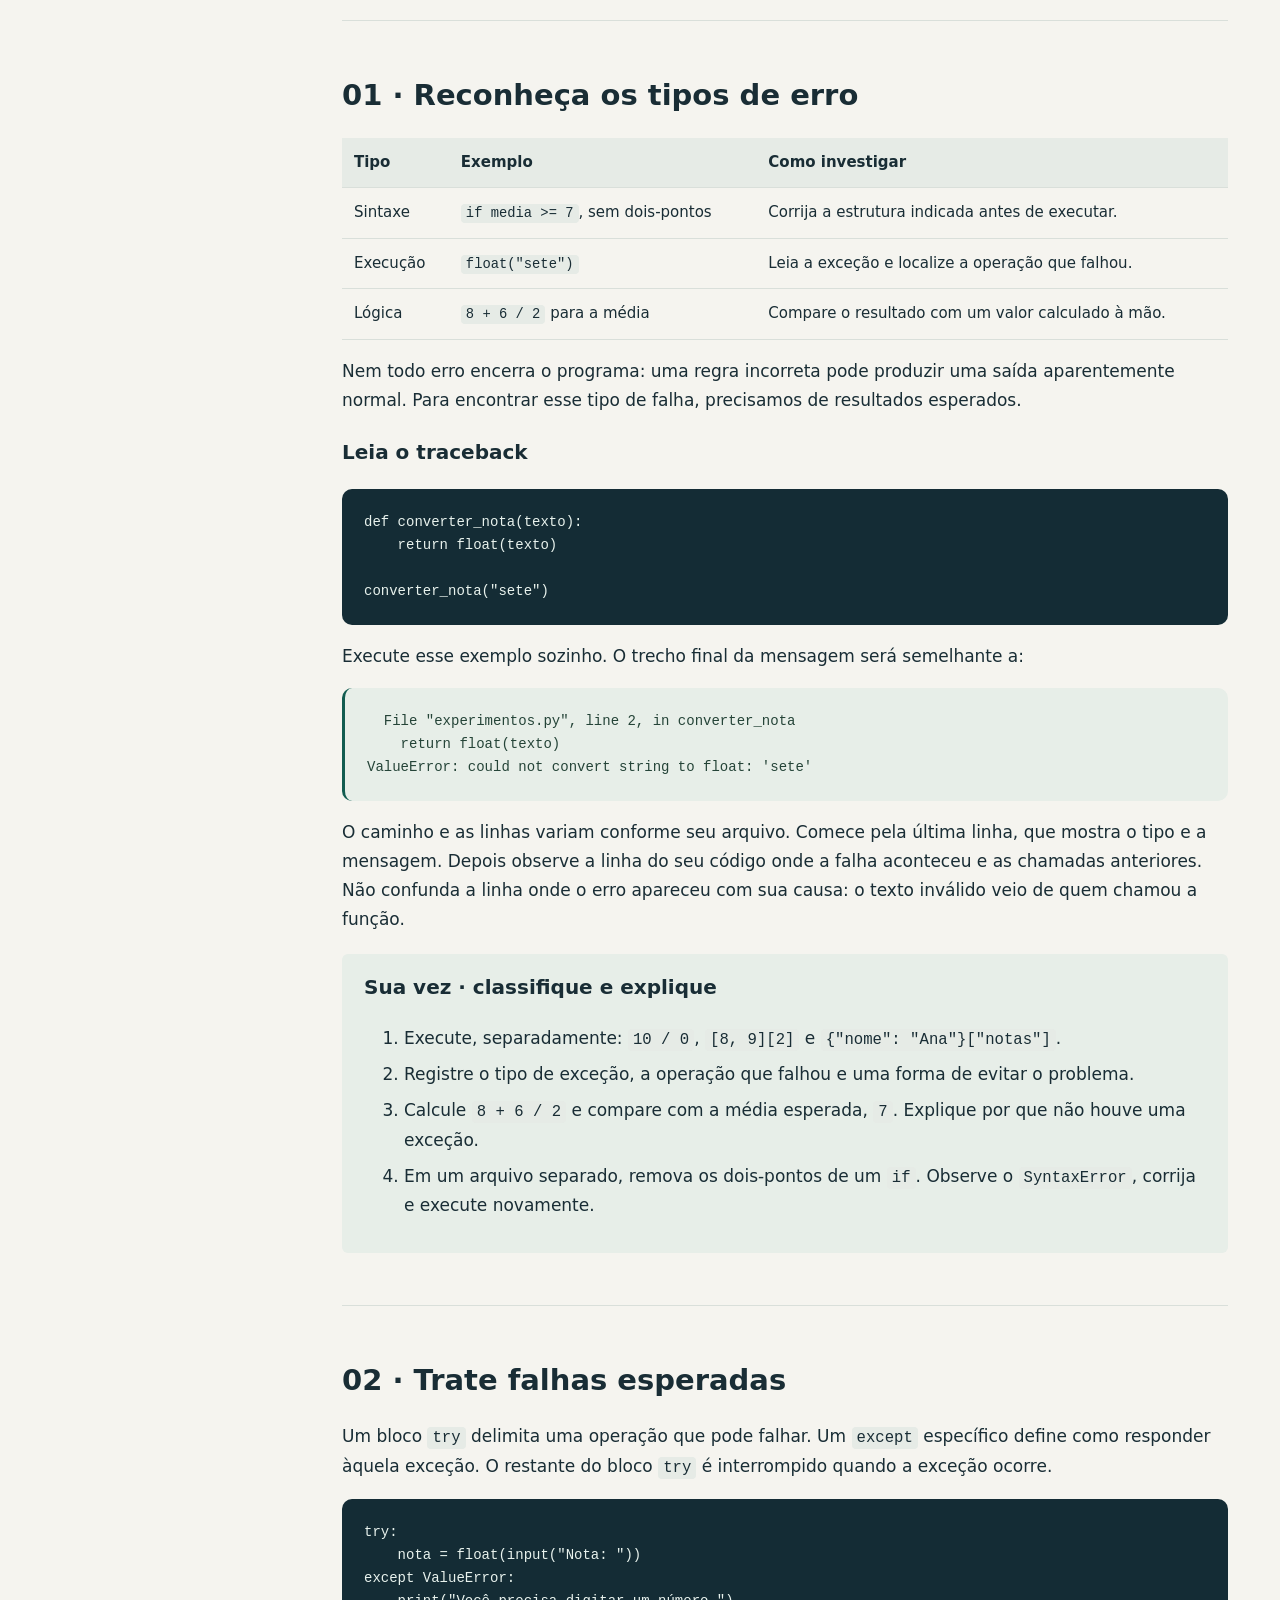
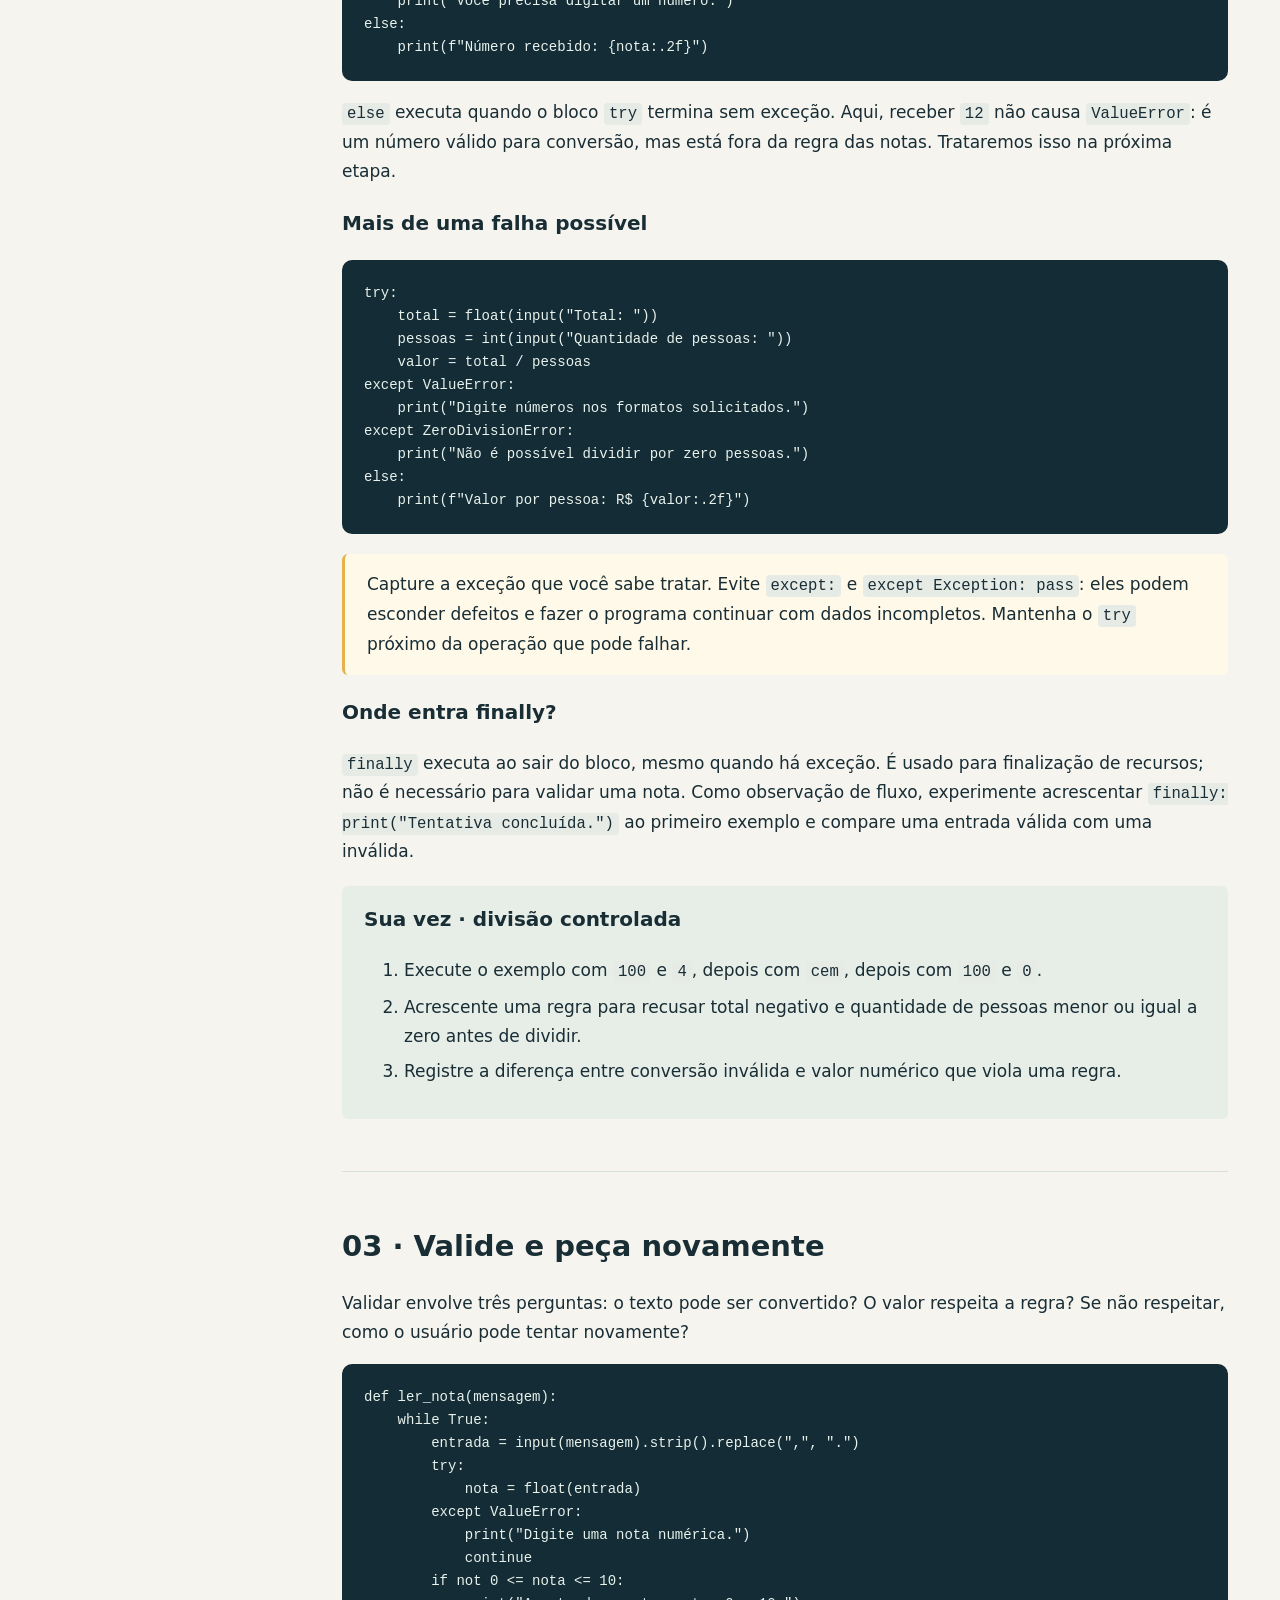
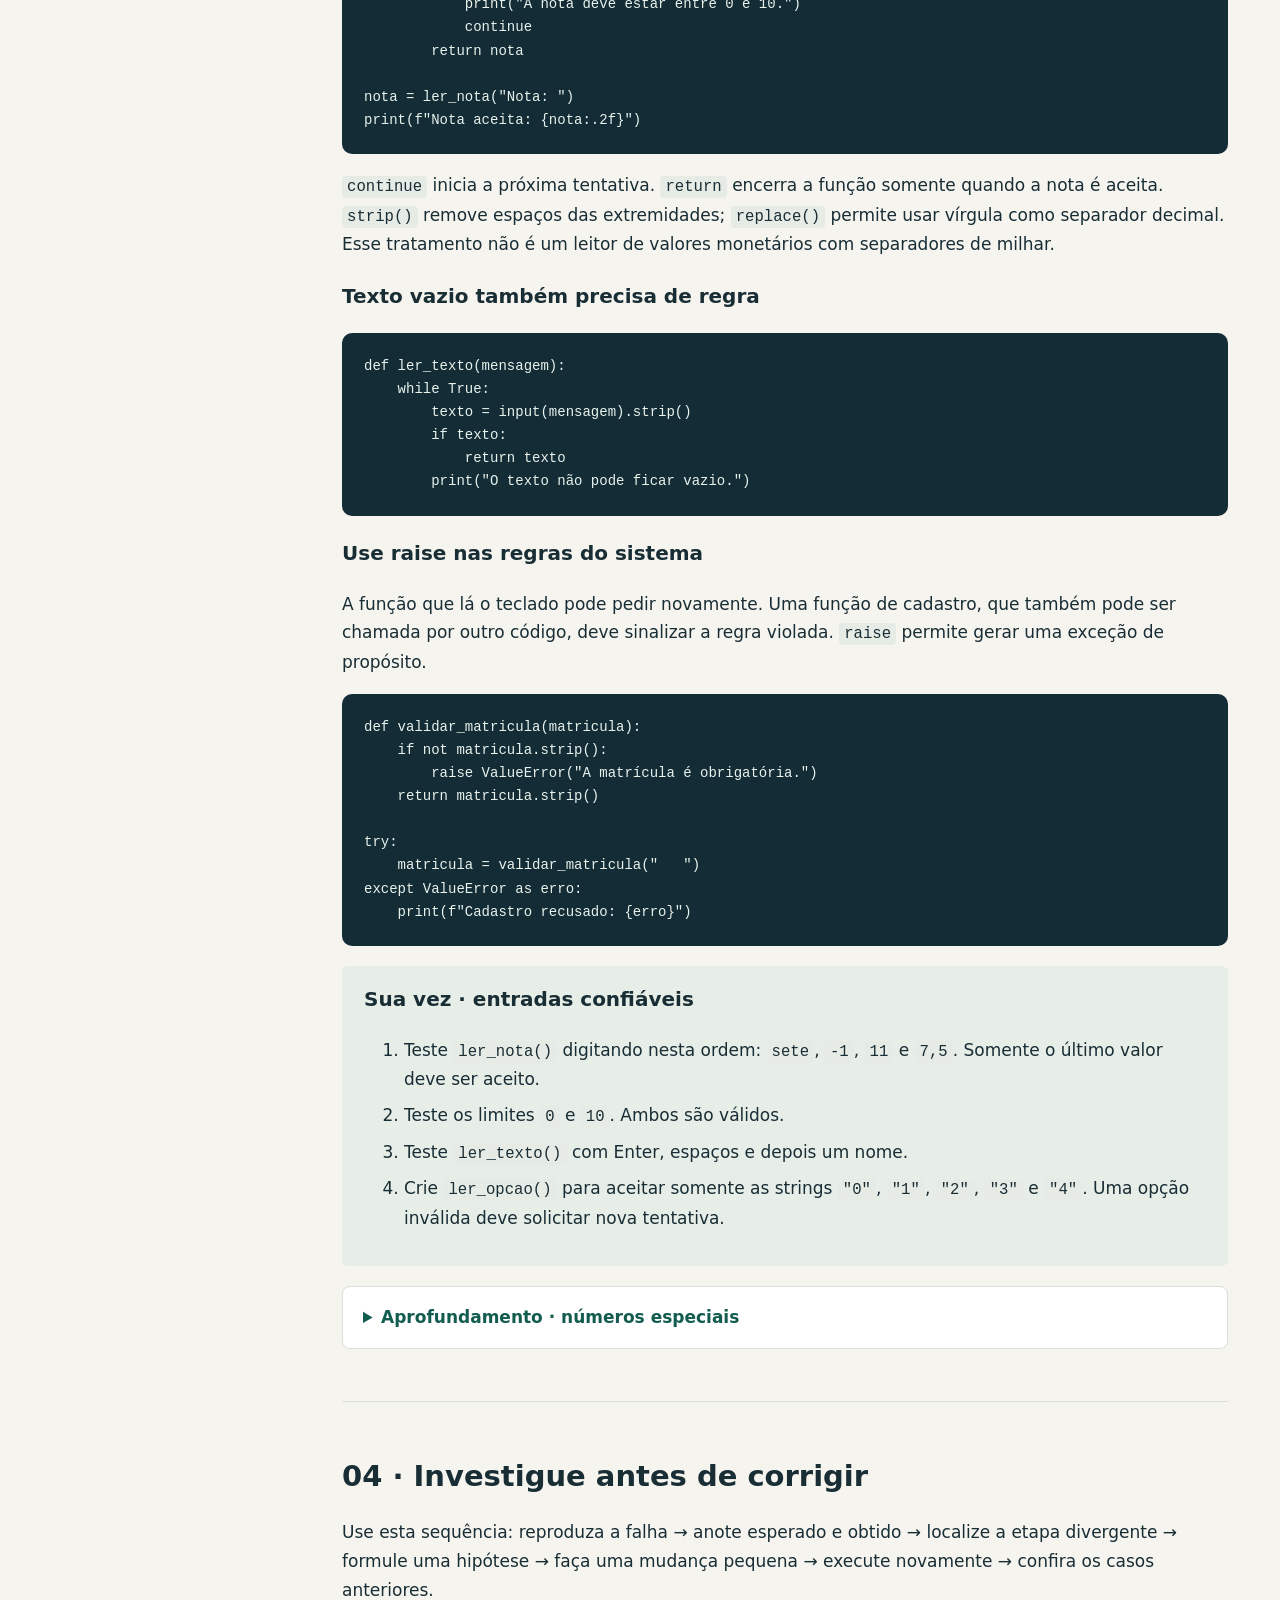
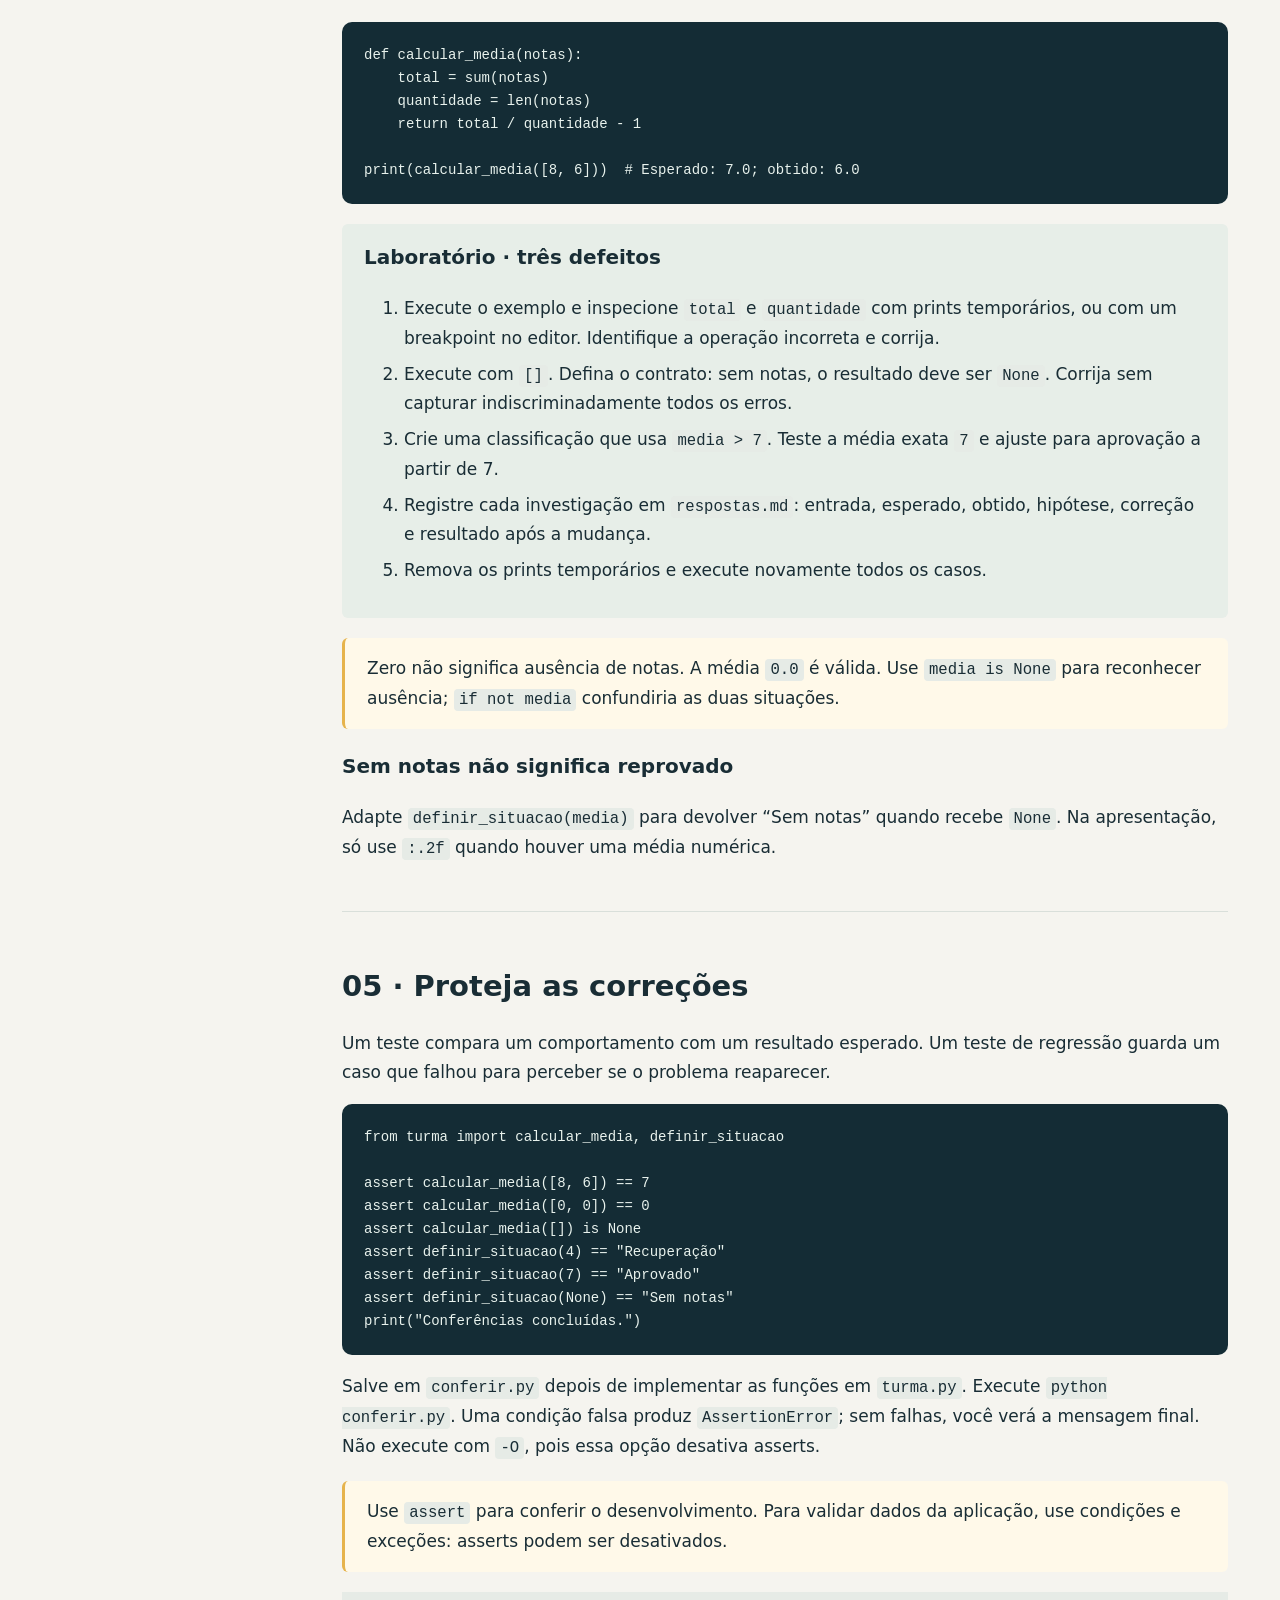
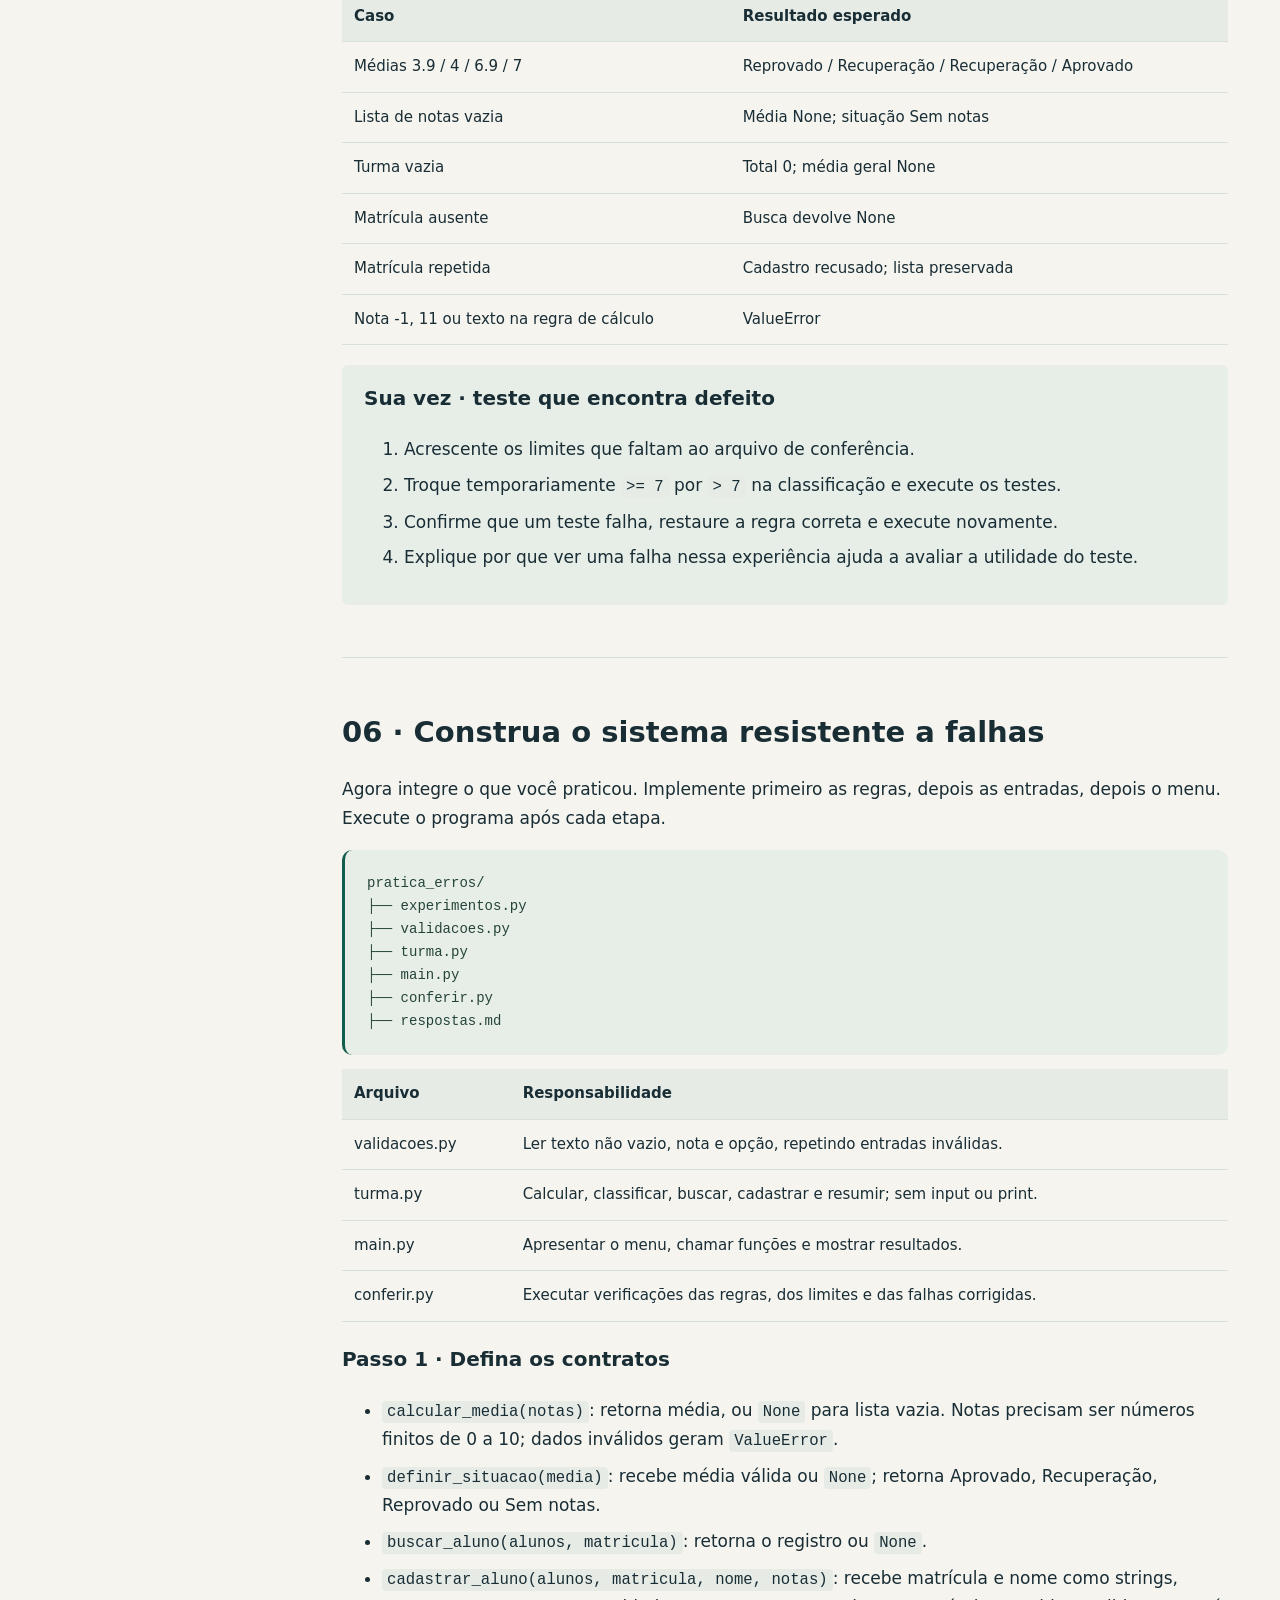
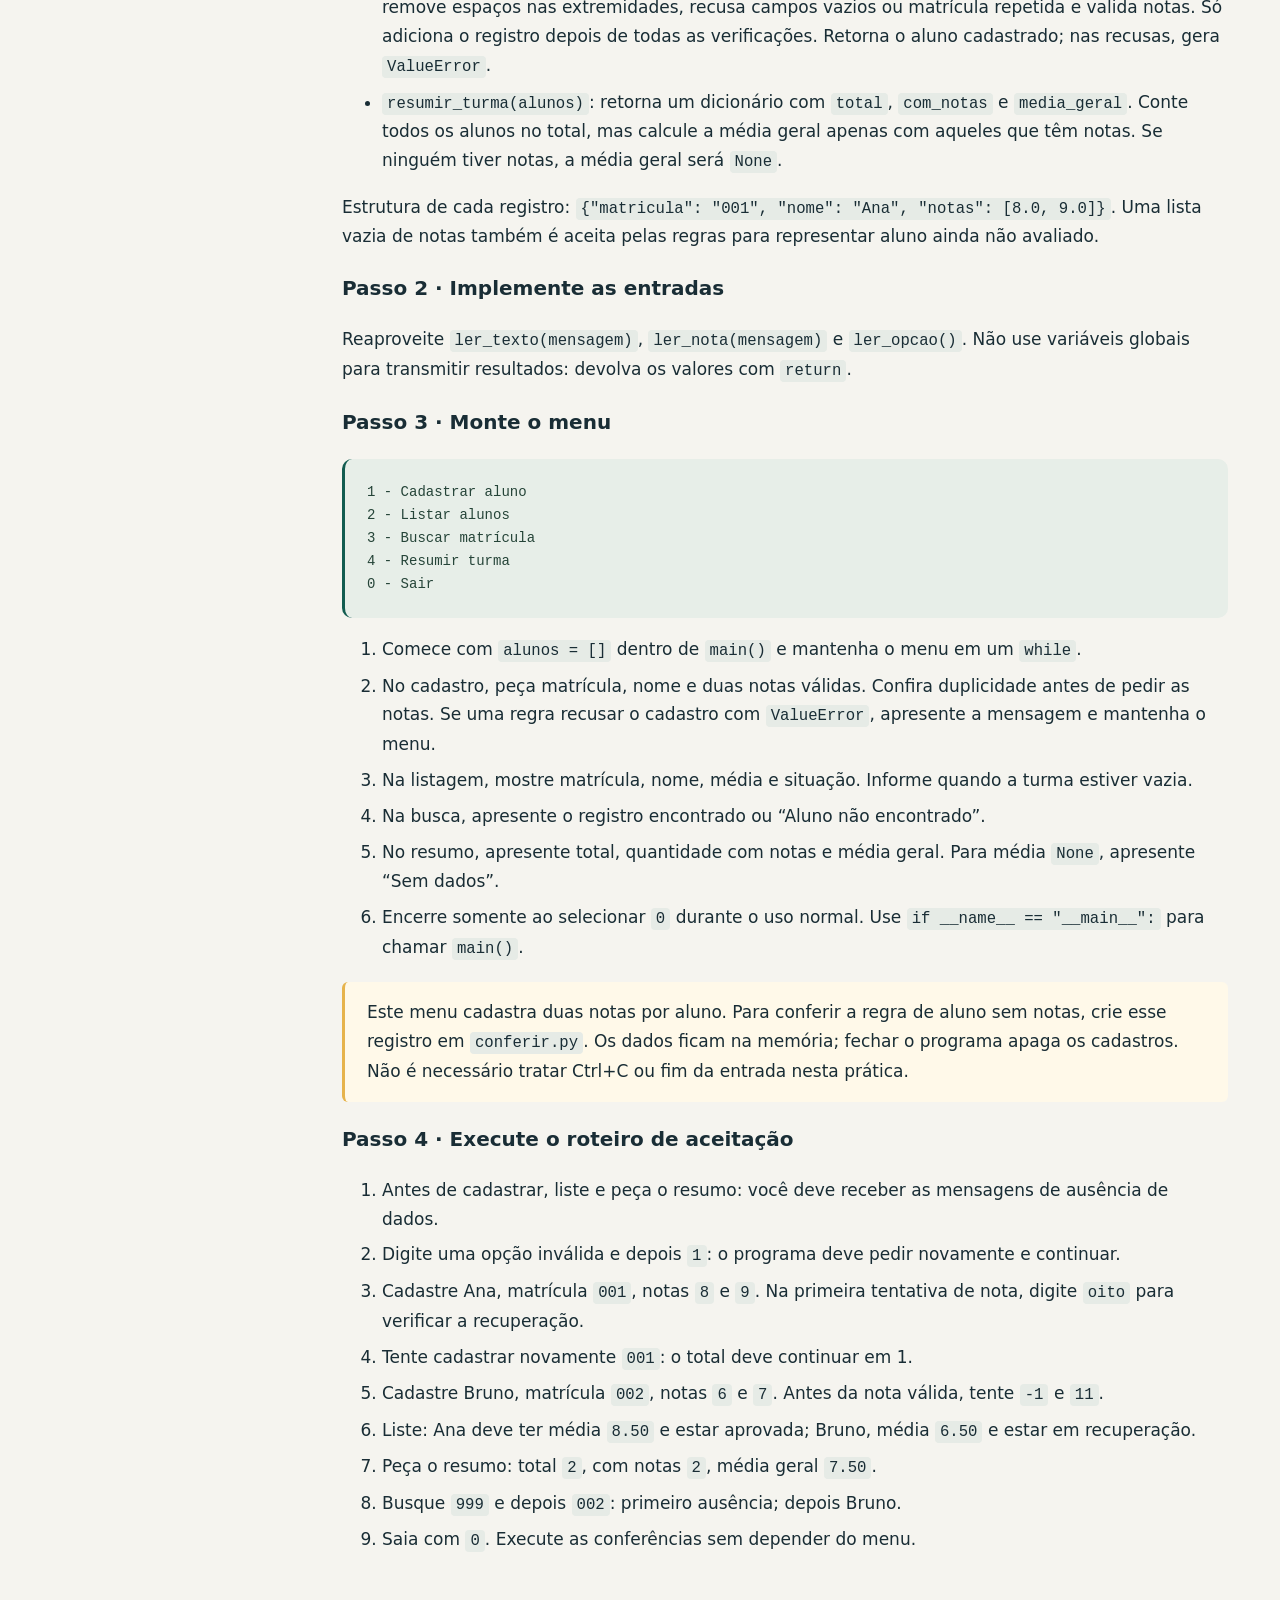
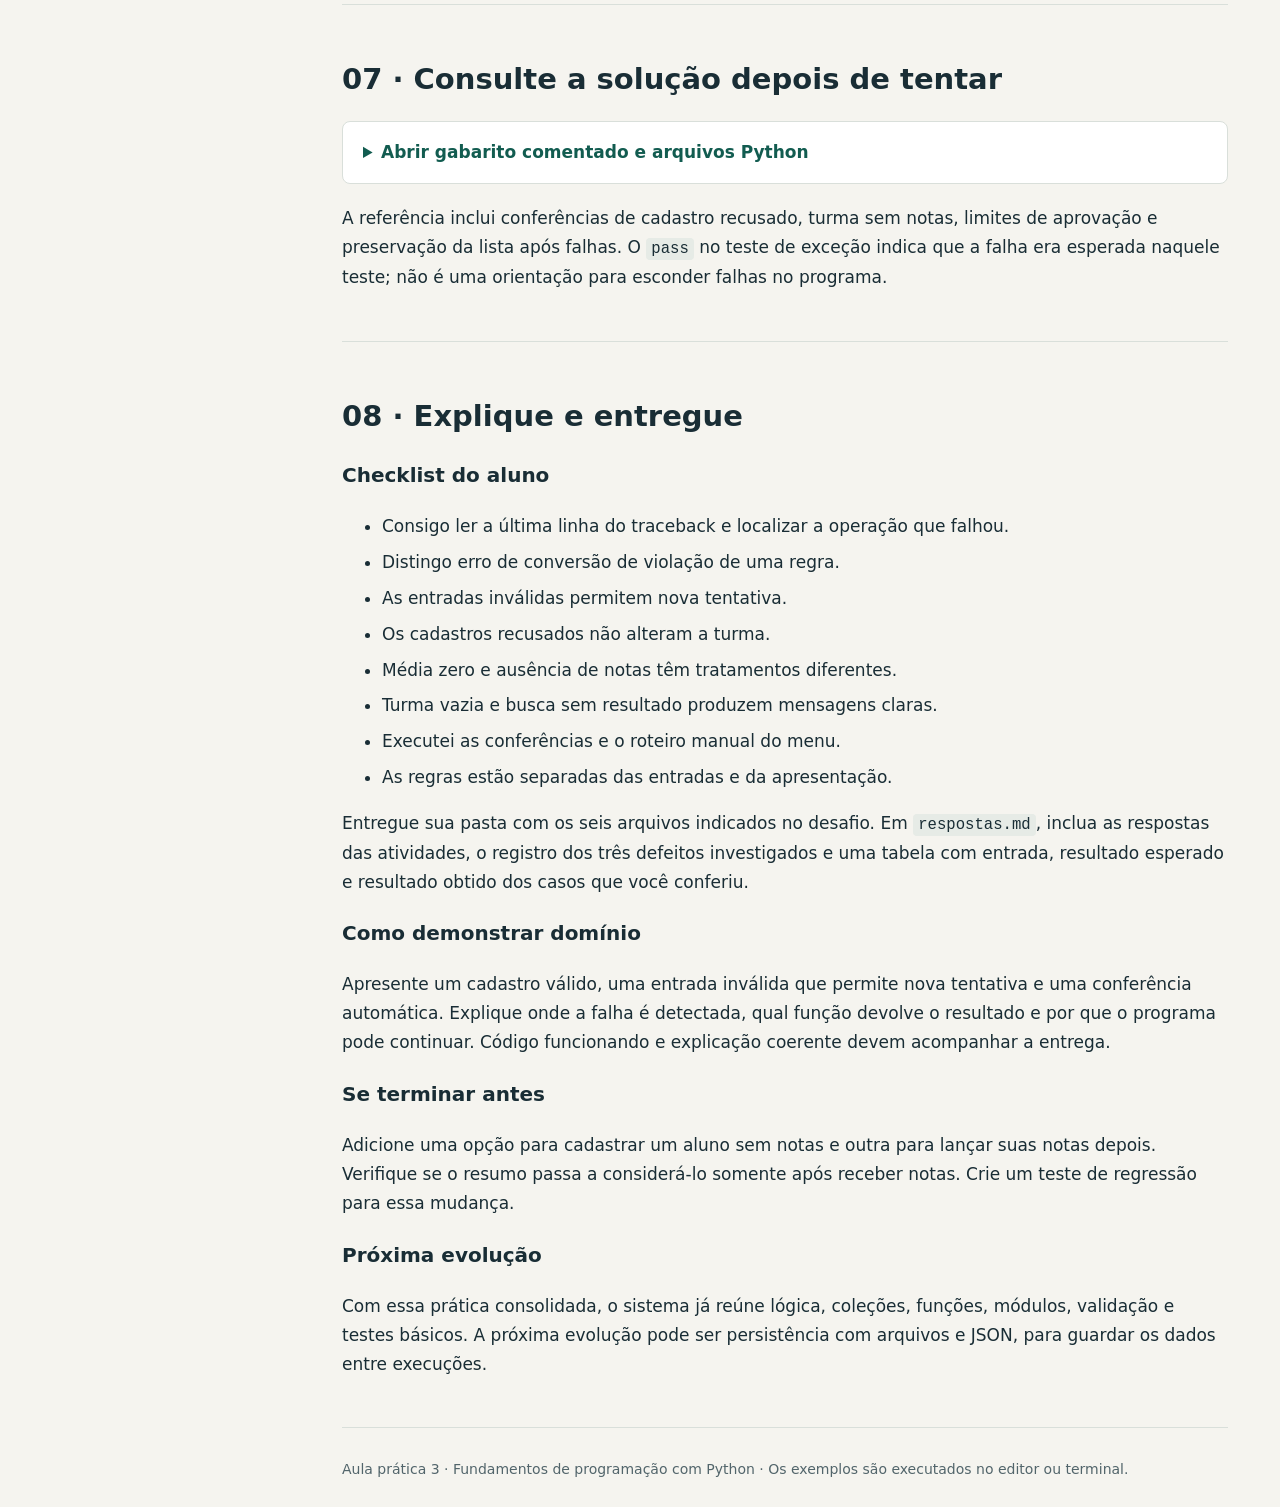
<file: aula-pratica-3/index.html>
<!DOCTYPE html>
<html lang="pt-BR"><head><meta charset="UTF-8"><meta name="viewport" content="width=device-width, initial-scale=1"><meta name="description" content="Roteiro para alunos: tratamento de erros, validação, depuração e testes em Python."><title>Aula prática 3 · Erros, validação e depuração</title><style>
    :root{--paper:#f5f4ef;--ink:#192d35;--muted:#52656b;--green:#125c50;--line:#d9dfda;--code:#142c35;--accent:#e6b34b}
    *{box-sizing:border-box}html{scroll-behavior:smooth;scroll-padding-top:24px}body{margin:0;background:var(--paper);color:var(--ink);font:17px/1.7 system-ui,sans-serif}a{color:var(--green);text-underline-offset:4px}a:focus-visible,summary:focus-visible{outline:3px solid var(--accent);outline-offset:4px}.shell{max-width:1240px;margin:auto;display:grid;grid-template-columns:230px minmax(0,1fr);gap:60px;padding:40px 32px}aside{position:sticky;top:24px;align-self:start}nav{display:grid;gap:8px}nav a{font-size:14px;text-decoration:none;border-bottom:1px solid var(--line);padding:6px 0}main{min-width:0}header{padding:15px 0 35px;border-bottom:2px solid var(--ink)}.eyebrow{color:var(--green);font-size:12px;letter-spacing:.12em;font-weight:800;text-transform:uppercase}h1{font-size:clamp(38px,6vw,66px);line-height:1.1;letter-spacing:-.04em}h1 span{color:var(--green)}.intro{font-size:20px;color:var(--muted)}section{padding:32px 0;border-bottom:1px solid var(--line)}h2{font-size:29px;line-height:1.25}h3{font-size:20px}code{font-family:Consolas,monospace;font-size:.92em;background:#e6ebe6;padding:2px 5px;border-radius:4px}pre{background:var(--code);color:#e8f2ed;padding:22px;border-radius:10px;overflow-x:auto;font-size:14px;line-height:1.65}pre code{background:none;color:inherit;padding:0;font-size:inherit}.output{background:#e7eee8;color:#254438;border-left:3px solid var(--green)}.note,.exercise{padding:16px 22px;margin:20px 0;border-radius:6px}.note{background:#fff9e9;border-left:3px solid var(--accent)}.exercise{background:#e7eee8}.exercise h3{margin-top:0}details{background:white;border:1px solid var(--line);border-radius:8px;padding:16px 20px;margin:20px 0}summary{cursor:pointer;color:var(--green);font-weight:700}.table-wrap{overflow-x:auto}table{border-collapse:collapse;width:100%;font-size:15px}th,td{text-align:left;border-bottom:1px solid var(--line);padding:12px;vertical-align:top}th{background:#e6ebe6}li{margin:7px 0}.small,footer{color:var(--muted);font-size:14px}footer{padding:30px 0}.skip{position:absolute;top:-100px;left:20px;background:white;padding:10px}.skip:focus{top:10px}@media(max-width:850px){.shell{display:block;padding:24px 20px}aside{position:static}nav{display:flex;flex-wrap:wrap;gap:8px 18px}header{margin-top:25px}}@media print{body{background:white;font-size:11pt}.shell{display:block;padding:0}aside,.skip{display:none}pre{white-space:pre-wrap;overflow-wrap:anywhere;background:#eee;color:#111}h1{font-size:32pt}h2,h3{break-after:avoid}details::details-content{content-visibility:visible}}
  </style></head>
<body><a class="skip" href="#conteudo">Ir para o conteúdo</a><div class="shell"><aside aria-label="Navegação da aula"><p class="eyebrow">Python / Laboratório</p><p><strong>Aula prática 03</strong></p><p><a href="../index.html">← Voltar às atividades</a></p><nav aria-label="Sumário"><a href="#preparacao">00 · Prepare a nova versão</a><a href="#erros">01 · Reconheça os tipos de erro</a><a href="#excecoes">02 · Trate falhas esperadas</a><a href="#validacao">03 · Valide e peça novamente</a><a href="#depuracao">04 · Investigue antes de corrigir</a><a href="#testes">05 · Proteja as correções</a><a href="#desafio">06 · Construa o sistema resistente a falhas</a><a href="#referencia">07 · Consulte a solução depois de tentar</a><a href="#entrega">08 · Explique e entregue</a></nav><p class="small">Reproduza, investigue, corrija e confira.</p></aside><main id="conteudo"><header><p class="eyebrow">Erros · Validação · Depuração · Testes</p><h1>Seu programa precisa<br><span>saber lidar com falhas.</span></h1><p class="intro">Transforme o sistema de turma em um programa que orienta o usuário, protege suas regras e permite verificar os resultados.</p><p>Python 3 · 4 horas sugeridas · Teoria, prática guiada e desafio</p><p><a href="../aula-pratica-2/index.html">Retomar a prática 2: retornos e módulos</a></p></header><section id="preparacao"><h2>00 · Prepare a nova versão</h2>
<p>Nesta prática você vai tornar o sistema de turma resistente a entradas inválidas. Ao final, deverá localizar uma falha, explicar sua causa, corrigir o código e comprovar o resultado.</p>
<ol><li>Crie uma pasta <code>pratica_erros</code>. Preserve os arquivos da prática 2 para comparar as versões.</li><li>Abra a nova pasta no editor e no terminal. Confirme o Python com <code>python --version</code> ou <code>py --version</code>.</li><li>Crie <code>experimentos.py</code> e <code>respostas.md</code>. Execute os exemplos curtos separadamente.</li><li>Depois das atividades iniciais, crie os arquivos <code>validacoes.py</code>, <code>turma.py</code>, <code>main.py</code> e <code>conferir.py</code>.</li></ol>
<div class="note">Você já precisa conhecer funções, parâmetros, <code>return</code>, listas, dicionários e imports. O navegador apresenta o roteiro; execute Python no seu computador. Não é necessário instalar pacotes.</div>
<div class="table-wrap"><table><caption>Roteiro de quatro horas</caption><thead><tr><th>Etapa</th><th>Tempo</th></tr></thead><tbody><tr><td>Preparação</td><td>10 min</td></tr><tr><td>Tipos de erro e traceback</td><td>25 min</td></tr><tr><td>Tratamento de exceções</td><td>35 min</td></tr><tr><td>Validação com funções</td><td>35 min</td></tr><tr><td>Intervalo</td><td>10 min</td></tr><tr><td>Depuração</td><td>25 min</td></tr><tr><td>Conferências e testes</td><td>25 min</td></tr><tr><td>Desafio integrado</td><td>60 min</td></tr><tr><td>Entrega e revisão</td><td>15 min</td></tr></tbody></table></div></section><section id="erros"><h2>01 · Reconheça os tipos de erro</h2>
<div class="table-wrap"><table><thead><tr><th>Tipo</th><th>Exemplo</th><th>Como investigar</th></tr></thead><tbody><tr><td>Sintaxe</td><td><code>if media &gt;= 7</code>, sem dois-pontos</td><td>Corrija a estrutura indicada antes de executar.</td></tr><tr><td>Execução</td><td><code>float("sete")</code></td><td>Leia a exceção e localize a operação que falhou.</td></tr><tr><td>Lógica</td><td><code>8 + 6 / 2</code> para a média</td><td>Compare o resultado com um valor calculado à mão.</td></tr></tbody></table></div>
<p>Nem todo erro encerra o programa: uma regra incorreta pode produzir uma saída aparentemente normal. Para encontrar esse tipo de falha, precisamos de resultados esperados.</p>
<h3>Leia o traceback</h3><pre><code class="language-python">def converter_nota(texto):
    return float(texto)

converter_nota(&quot;sete&quot;)</code></pre>
<p>Execute esse exemplo sozinho. O trecho final da mensagem será semelhante a:</p>
<pre class="output">  File "experimentos.py", line 2, in converter_nota
    return float(texto)
ValueError: could not convert string to float: 'sete'</pre>
<p>O caminho e as linhas variam conforme seu arquivo. Comece pela última linha, que mostra o tipo e a mensagem. Depois observe a linha do seu código onde a falha aconteceu e as chamadas anteriores. Não confunda a linha onde o erro apareceu com sua causa: o texto inválido veio de quem chamou a função.</p><div class="exercise"><h3>Sua vez · classifique e explique</h3><ol><li>Execute, separadamente: <code>10 / 0</code>, <code>[8, 9][2]</code> e <code>{"nome": "Ana"}["notas"]</code>.</li><li>Registre o tipo de exceção, a operação que falhou e uma forma de evitar o problema.</li><li>Calcule <code>8 + 6 / 2</code> e compare com a média esperada, <code>7</code>. Explique por que não houve uma exceção.</li><li>Em um arquivo separado, remova os dois-pontos de um <code>if</code>. Observe o <code>SyntaxError</code>, corrija e execute novamente.</li></ol></div></section><section id="excecoes"><h2>02 · Trate falhas esperadas</h2>
<p>Um bloco <code>try</code> delimita uma operação que pode falhar. Um <code>except</code> específico define como responder àquela exceção. O restante do bloco <code>try</code> é interrompido quando a exceção ocorre.</p><pre><code class="language-python">try:
    nota = float(input(&quot;Nota: &quot;))
except ValueError:
    print(&quot;Você precisa digitar um número.&quot;)
else:
    print(f&quot;Número recebido: {nota:.2f}&quot;)</code></pre>
<p><code>else</code> executa quando o bloco <code>try</code> termina sem exceção. Aqui, receber <code>12</code> não causa <code>ValueError</code>: é um número válido para conversão, mas está fora da regra das notas. Trataremos isso na próxima etapa.</p>
<h3>Mais de uma falha possível</h3><pre><code class="language-python">try:
    total = float(input(&quot;Total: &quot;))
    pessoas = int(input(&quot;Quantidade de pessoas: &quot;))
    valor = total / pessoas
except ValueError:
    print(&quot;Digite números nos formatos solicitados.&quot;)
except ZeroDivisionError:
    print(&quot;Não é possível dividir por zero pessoas.&quot;)
else:
    print(f&quot;Valor por pessoa: R$ {valor:.2f}&quot;)</code></pre>
<div class="note">Capture a exceção que você sabe tratar. Evite <code>except:</code> e <code>except Exception: pass</code>: eles podem esconder defeitos e fazer o programa continuar com dados incompletos. Mantenha o <code>try</code> próximo da operação que pode falhar.</div>
<h3>Onde entra finally?</h3><p><code>finally</code> executa ao sair do bloco, mesmo quando há exceção. É usado para finalização de recursos; não é necessário para validar uma nota. Como observação de fluxo, experimente acrescentar <code>finally: print("Tentativa concluída.")</code> ao primeiro exemplo e compare uma entrada válida com uma inválida.</p><div class="exercise"><h3>Sua vez · divisão controlada</h3><ol><li>Execute o exemplo com <code>100</code> e <code>4</code>, depois com <code>cem</code>, depois com <code>100</code> e <code>0</code>.</li><li>Acrescente uma regra para recusar total negativo e quantidade de pessoas menor ou igual a zero antes de dividir.</li><li>Registre a diferença entre conversão inválida e valor numérico que viola uma regra.</li></ol></div></section><section id="validacao"><h2>03 · Valide e peça novamente</h2>
<p>Validar envolve três perguntas: o texto pode ser convertido? O valor respeita a regra? Se não respeitar, como o usuário pode tentar novamente?</p><pre><code class="language-python">def ler_nota(mensagem):
    while True:
        entrada = input(mensagem).strip().replace(&quot;,&quot;, &quot;.&quot;)
        try:
            nota = float(entrada)
        except ValueError:
            print(&quot;Digite uma nota numérica.&quot;)
            continue
        if not 0 &lt;= nota &lt;= 10:
            print(&quot;A nota deve estar entre 0 e 10.&quot;)
            continue
        return nota

nota = ler_nota(&quot;Nota: &quot;)
print(f&quot;Nota aceita: {nota:.2f}&quot;)</code></pre>
<p><code>continue</code> inicia a próxima tentativa. <code>return</code> encerra a função somente quando a nota é aceita. <code>strip()</code> remove espaços das extremidades; <code>replace()</code> permite usar vírgula como separador decimal. Esse tratamento não é um leitor de valores monetários com separadores de milhar.</p>
<h3>Texto vazio também precisa de regra</h3><pre><code class="language-python">def ler_texto(mensagem):
    while True:
        texto = input(mensagem).strip()
        if texto:
            return texto
        print(&quot;O texto não pode ficar vazio.&quot;)</code></pre>
<h3>Use raise nas regras do sistema</h3>
<p>A função que lá o teclado pode pedir novamente. Uma função de cadastro, que também pode ser chamada por outro código, deve sinalizar a regra violada. <code>raise</code> permite gerar uma exceção de propósito.</p><pre><code class="language-python">def validar_matricula(matricula):
    if not matricula.strip():
        raise ValueError(&quot;A matrícula é obrigatória.&quot;)
    return matricula.strip()

try:
    matricula = validar_matricula(&quot;   &quot;)
except ValueError as erro:
    print(f&quot;Cadastro recusado: {erro}&quot;)</code></pre><div class="exercise"><h3>Sua vez · entradas confiáveis</h3><ol><li>Teste <code>ler_nota()</code> digitando nesta ordem: <code>sete</code>, <code>-1</code>, <code>11</code> e <code>7,5</code>. Somente o último valor deve ser aceito.</li><li>Teste os limites <code>0</code> e <code>10</code>. Ambos são válidos.</li><li>Teste <code>ler_texto()</code> com Enter, espaços e depois um nome.</li><li>Crie <code>ler_opcao()</code> para aceitar somente as strings <code>"0"</code>, <code>"1"</code>, <code>"2"</code>, <code>"3"</code> e <code>"4"</code>. Uma opção inválida deve solicitar nova tentativa.</li></ol></div>
<details><summary>Aprofundamento · números especiais</summary><p><code>float()</code> também aceita <code>nan</code> e <code>inf</code>. Não representam notas válidas. A condição <code>not 0 &lt;= nota &lt;= 10</code> já os recusa. Na referência, usamos também <code>math.isfinite(nota)</code> para deixar explícito que esperamos um número finito. Teste essas entradas e observe a recusa.</p></details></section><section id="depuracao"><h2>04 · Investigue antes de corrigir</h2>
<p>Use esta sequência: reproduza a falha → anote esperado e obtido → localize a etapa divergente → formule uma hipótese → faça uma mudança pequena → execute novamente → confira os casos anteriores.</p><pre><code class="language-python">def calcular_media(notas):
    total = sum(notas)
    quantidade = len(notas)
    return total / quantidade - 1

print(calcular_media([8, 6]))  # Esperado: 7.0; obtido: 6.0</code></pre><div class="exercise"><h3>Laboratório · três defeitos</h3><ol><li>Execute o exemplo e inspecione <code>total</code> e <code>quantidade</code> com prints temporários, ou com um breakpoint no editor. Identifique a operação incorreta e corrija.</li><li>Execute com <code>[]</code>. Defina o contrato: sem notas, o resultado deve ser <code>None</code>. Corrija sem capturar indiscriminadamente todos os erros.</li><li>Crie uma classificação que usa <code>media &gt; 7</code>. Teste a média exata <code>7</code> e ajuste para aprovação a partir de 7.</li><li>Registre cada investigação em <code>respostas.md</code>: entrada, esperado, obtido, hipótese, correção e resultado após a mudança.</li><li>Remova os prints temporários e execute novamente todos os casos.</li></ol></div>
<div class="note">Zero não significa ausência de notas. A média <code>0.0</code> é válida. Use <code>media is None</code> para reconhecer ausência; <code>if not media</code> confundiria as duas situações.</div>
<h3>Sem notas não significa reprovado</h3><p>Adapte <code>definir_situacao(media)</code> para devolver “Sem notas” quando recebe <code>None</code>. Na apresentação, só use <code>:.2f</code> quando houver uma média numérica.</p></section><section id="testes"><h2>05 · Proteja as correções</h2>
<p>Um teste compara um comportamento com um resultado esperado. Um teste de regressão guarda um caso que falhou para perceber se o problema reaparecer.</p><pre><code class="language-python">from turma import calcular_media, definir_situacao

assert calcular_media([8, 6]) == 7
assert calcular_media([0, 0]) == 0
assert calcular_media([]) is None
assert definir_situacao(4) == &quot;Recuperação&quot;
assert definir_situacao(7) == &quot;Aprovado&quot;
assert definir_situacao(None) == &quot;Sem notas&quot;
print(&quot;Conferências concluídas.&quot;)</code></pre>
<p>Salve em <code>conferir.py</code> depois de implementar as funções em <code>turma.py</code>. Execute <code>python conferir.py</code>. Uma condição falsa produz <code>AssertionError</code>; sem falhas, você verá a mensagem final. Não execute com <code>-O</code>, pois essa opção desativa asserts.</p>
<div class="note">Use <code>assert</code> para conferir o desenvolvimento. Para validar dados da aplicação, use condições e exceções: asserts podem ser desativados.</div>
<div class="table-wrap"><table><thead><tr><th>Caso</th><th>Resultado esperado</th></tr></thead><tbody><tr><td>Médias 3.9 / 4 / 6.9 / 7</td><td>Reprovado / Recuperação / Recuperação / Aprovado</td></tr><tr><td>Lista de notas vazia</td><td>Média None; situação Sem notas</td></tr><tr><td>Turma vazia</td><td>Total 0; média geral None</td></tr><tr><td>Matrícula ausente</td><td>Busca devolve None</td></tr><tr><td>Matrícula repetida</td><td>Cadastro recusado; lista preservada</td></tr><tr><td>Nota -1, 11 ou texto na regra de cálculo</td><td>ValueError</td></tr></tbody></table></div><div class="exercise"><h3>Sua vez · teste que encontra defeito</h3><ol><li>Acrescente os limites que faltam ao arquivo de conferência.</li><li>Troque temporariamente <code>&gt;= 7</code> por <code>&gt; 7</code> na classificação e execute os testes.</li><li>Confirme que um teste falha, restaure a regra correta e execute novamente.</li><li>Explique por que ver uma falha nessa experiência ajuda a avaliar a utilidade do teste.</li></ol></div></section><section id="desafio"><h2>06 · Construa o sistema resistente a falhas</h2>
<p>Agora integre o que você praticou. Implemente primeiro as regras, depois as entradas, depois o menu. Execute o programa após cada etapa.</p>
<pre class="output">pratica_erros/
├── experimentos.py
├── validacoes.py
├── turma.py
├── main.py
├── conferir.py
├── respostas.md</pre>
<div class="table-wrap"><table><thead><tr><th>Arquivo</th><th>Responsabilidade</th></tr></thead><tbody><tr><td>validacoes.py</td><td>Ler texto não vazio, nota e opção, repetindo entradas inválidas.</td></tr><tr><td>turma.py</td><td>Calcular, classificar, buscar, cadastrar e resumir; sem input ou print.</td></tr><tr><td>main.py</td><td>Apresentar o menu, chamar funções e mostrar resultados.</td></tr><tr><td>conferir.py</td><td>Executar verificações das regras, dos limites e das falhas corrigidas.</td></tr></tbody></table></div>
<h3>Passo 1 · Defina os contratos</h3>
<ul><li><code>calcular_media(notas)</code>: retorna média, ou <code>None</code> para lista vazia. Notas precisam ser números finitos de 0 a 10; dados inválidos geram <code>ValueError</code>.</li><li><code>definir_situacao(media)</code>: recebe média válida ou <code>None</code>; retorna Aprovado, Recuperação, Reprovado ou Sem notas.</li><li><code>buscar_aluno(alunos, matricula)</code>: retorna o registro ou <code>None</code>.</li><li><code>cadastrar_aluno(alunos, matricula, nome, notas)</code>: recebe matrícula e nome como strings, remove espaços nas extremidades, recusa campos vazios ou matrícula repetida e valida notas. Só adiciona o registro depois de todas as verificações. Retorna o aluno cadastrado; nas recusas, gera <code>ValueError</code>.</li><li><code>resumir_turma(alunos)</code>: retorna um dicionário com <code>total</code>, <code>com_notas</code> e <code>media_geral</code>. Conte todos os alunos no total, mas calcule a média geral apenas com aqueles que têm notas. Se ninguém tiver notas, a média geral será <code>None</code>.</li></ul>
<p>Estrutura de cada registro: <code>{"matricula": "001", "nome": "Ana", "notas": [8.0, 9.0]}</code>. Uma lista vazia de notas também é aceita pelas regras para representar aluno ainda não avaliado.</p>
<h3>Passo 2 · Implemente as entradas</h3><p>Reaproveite <code>ler_texto(mensagem)</code>, <code>ler_nota(mensagem)</code> e <code>ler_opcao()</code>. Não use variáveis globais para transmitir resultados: devolva os valores com <code>return</code>.</p>
<h3>Passo 3 · Monte o menu</h3>
<pre class="output">1 - Cadastrar aluno
2 - Listar alunos
3 - Buscar matrícula
4 - Resumir turma
0 - Sair</pre>
<ol><li>Comece com <code>alunos = []</code> dentro de <code>main()</code> e mantenha o menu em um <code>while</code>.</li><li>No cadastro, peça matrícula, nome e duas notas válidas. Confira duplicidade antes de pedir as notas. Se uma regra recusar o cadastro com <code>ValueError</code>, apresente a mensagem e mantenha o menu.</li><li>Na listagem, mostre matrícula, nome, média e situação. Informe quando a turma estiver vazia.</li><li>Na busca, apresente o registro encontrado ou “Aluno não encontrado”.</li><li>No resumo, apresente total, quantidade com notas e média geral. Para média <code>None</code>, apresente “Sem dados”.</li><li>Encerre somente ao selecionar <code>0</code> durante o uso normal. Use <code>if __name__ == "__main__":</code> para chamar <code>main()</code>.</li></ol>
<p class="note">Este menu cadastra duas notas por aluno. Para conferir a regra de aluno sem notas, crie esse registro em <code>conferir.py</code>. Os dados ficam na memória; fechar o programa apaga os cadastros. Não é necessário tratar Ctrl+C ou fim da entrada nesta prática.</p>
<h3>Passo 4 · Execute o roteiro de aceitação</h3>
<ol><li>Antes de cadastrar, liste e peça o resumo: você deve receber as mensagens de ausência de dados.</li><li>Digite uma opção inválida e depois <code>1</code>: o programa deve pedir novamente e continuar.</li><li>Cadastre Ana, matrícula <code>001</code>, notas <code>8</code> e <code>9</code>. Na primeira tentativa de nota, digite <code>oito</code> para verificar a recuperação.</li><li>Tente cadastrar novamente <code>001</code>: o total deve continuar em 1.</li><li>Cadastre Bruno, matrícula <code>002</code>, notas <code>6</code> e <code>7</code>. Antes da nota válida, tente <code>-1</code> e <code>11</code>.</li><li>Liste: Ana deve ter média <code>8.50</code> e estar aprovada; Bruno, média <code>6.50</code> e estar em recuperação.</li><li>Peça o resumo: total <code>2</code>, com notas <code>2</code>, média geral <code>7.50</code>.</li><li>Busque <code>999</code> e depois <code>002</code>: primeiro ausência; depois Bruno.</li><li>Saia com <code>0</code>. Execute as conferências sem depender do menu.</li></ol></section><section id="referencia"><h2>07 · Consulte a solução depois de tentar</h2><details><summary>Abrir gabarito comentado e arquivos Python</summary><p>Tente implementar antes de consultar. Os arquivos abaixo formam uma solução completa e podem ser salvos juntos em uma pasta. Para executar a referência diretamente, abra o terminal em <code>aula-pratica-3/referencia</code> e use <code>python main.py</code> ou <code>python conferir.py</code>.</p><h3>validacoes.py</h3><p><a href="referencia/validacoes.py" download>Baixar validacoes.py</a></p><pre><code class="language-python">&quot;&quot;&quot;Entrada de dados no terminal, com novas tentativas quando necessário.&quot;&quot;&quot;

import math


def ler_texto(mensagem):
    &quot;&quot;&quot;Solicita texto até receber pelo menos um caractere não branco.&quot;&quot;&quot;
    while True:
        texto = input(mensagem).strip()
        if texto:
            return texto
        print(&quot;O texto não pode ficar vazio.&quot;)


def ler_nota(mensagem):
    &quot;&quot;&quot;Solicita uma nota finita entre zero e dez; aceita vírgula decimal.&quot;&quot;&quot;
    while True:
        entrada = input(mensagem).strip().replace(&quot;,&quot;, &quot;.&quot;)
        try:
            nota = float(entrada)
        except ValueError:
            print(&quot;Digite um número, por exemplo 7.5 ou 7,5.&quot;)
            continue
        if not math.isfinite(nota) or not 0 &lt;= nota &lt;= 10:
            print(&quot;A nota deve estar entre 0 e 10.&quot;)
            continue
        return nota


def ler_opcao():
    &quot;&quot;&quot;Solicita uma das opções disponíveis no menu.&quot;&quot;&quot;
    while True:
        opcao = input(&quot;Escolha: &quot;).strip()
        if opcao in (&quot;0&quot;, &quot;1&quot;, &quot;2&quot;, &quot;3&quot;, &quot;4&quot;):
            return opcao
        print(&quot;Opção inválida. Escolha 0, 1, 2, 3 ou 4.&quot;)</code></pre><h3>turma.py</h3><p><a href="referencia/turma.py" download>Baixar turma.py</a></p><pre><code class="language-python">&quot;&quot;&quot;Regras da turma, independentes do teclado e da apresentação.&quot;&quot;&quot;

import math


def calcular_media(notas):
    &quot;&quot;&quot;Devolve a média ou None quando não há notas.

    Notas devem ser números finitos entre 0 e 10; caso contrário,
    a função sinaliza ValueError. A coleção recebida não é alterada.
    &quot;&quot;&quot;
    if not notas:
        return None
    for nota in notas:
        if isinstance(nota, bool) or not isinstance(nota, (int, float)):
            raise ValueError(&quot;Cada nota deve ser um número entre 0 e 10.&quot;)
        if not math.isfinite(nota) or not 0 &lt;= nota &lt;= 10:
            raise ValueError(&quot;Cada nota deve ser um número entre 0 e 10.&quot;)
    return sum(notas) / len(notas)


def definir_situacao(media):
    &quot;&quot;&quot;Recebe média válida ou None e devolve a situação acadêmica.&quot;&quot;&quot;
    if media is None:
        return &quot;Sem notas&quot;
    if media &gt;= 7:
        return &quot;Aprovado&quot;
    if media &gt;= 4:
        return &quot;Recuperação&quot;
    return &quot;Reprovado&quot;


def buscar_aluno(alunos, matricula):
    &quot;&quot;&quot;Devolve o registro encontrado, ou None quando ausente.&quot;&quot;&quot;
    for aluno in alunos:
        if aluno[&quot;matricula&quot;] == matricula:
            return aluno
    return None


def cadastrar_aluno(alunos, matricula, nome, notas):
    &quot;&quot;&quot;Adiciona um novo registro válido ou sinaliza ValueError.

    Matrícula e nome devem ser strings. Matrícula é única após strip().
    A lista de notas é copiada antes de ser armazenada.
    &quot;&quot;&quot;
    matricula = matricula.strip()
    nome = nome.strip()
    if not matricula or not nome:
        raise ValueError(&quot;Matrícula e nome são obrigatórios.&quot;)
    if buscar_aluno(alunos, matricula) is not None:
        raise ValueError(&quot;Matrícula já cadastrada.&quot;)
    calcular_media(notas)
    aluno = {&quot;matricula&quot;: matricula, &quot;nome&quot;: nome, &quot;notas&quot;: list(notas)}
    alunos.append(aluno)
    return aluno


def resumir_turma(alunos):
    &quot;&quot;&quot;Conta todos os alunos e calcula a média apenas dos que têm notas.&quot;&quot;&quot;
    medias = []
    for aluno in alunos:
        media = calcular_media(aluno[&quot;notas&quot;])
        if media is not None:
            medias.append(media)
    return {
        &quot;total&quot;: len(alunos),
        &quot;com_notas&quot;: len(medias),
        &quot;media_geral&quot;: calcular_media(medias),
    }</code></pre><h3>main.py</h3><p><a href="referencia/main.py" download>Baixar main.py</a></p><pre><code class="language-python">&quot;&quot;&quot;Menu interativo do sistema acadêmico da prática 3.&quot;&quot;&quot;

from turma import (
    buscar_aluno, cadastrar_aluno, calcular_media,
    definir_situacao, resumir_turma,
)
from validacoes import ler_nota, ler_opcao, ler_texto


def exibir_aluno(aluno):
    &quot;&quot;&quot;Apresenta um registro, inclusive quando ainda não possui notas.&quot;&quot;&quot;
    media = calcular_media(aluno[&quot;notas&quot;])
    media_exibida = &quot;Sem notas&quot; if media is None else f&quot;{media:.2f}&quot;
    print(f&quot;{aluno[&#x27;matricula&#x27;]} | {aluno[&#x27;nome&#x27;]} | &quot;
          f&quot;{media_exibida} | {definir_situacao(media)}&quot;)


def main():
    &quot;&quot;&quot;Executa o menu até a escolha de sair; dados ficam na memória.&quot;&quot;&quot;
    alunos = []
    while True:
        print(&quot;\n=== SISTEMA ACADÊMICO ===&quot;)
        print(&quot;1 - Cadastrar aluno&quot;)
        print(&quot;2 - Listar alunos&quot;)
        print(&quot;3 - Buscar matrícula&quot;)
        print(&quot;4 - Resumir turma&quot;)
        print(&quot;0 - Sair&quot;)
        opcao = ler_opcao()

        if opcao == &quot;0&quot;:
            print(&quot;Programa encerrado.&quot;)
            break
        if opcao == &quot;1&quot;:
            matricula = ler_texto(&quot;Matrícula: &quot;)
            if buscar_aluno(alunos, matricula) is not None:
                print(&quot;Matrícula já cadastrada.&quot;)
                continue
            nome = ler_texto(&quot;Nome: &quot;)
            notas = [ler_nota(&quot;Nota 1: &quot;), ler_nota(&quot;Nota 2: &quot;)]
            try:
                cadastrar_aluno(alunos, matricula, nome, notas)
            except ValueError as erro:
                print(f&quot;Cadastro recusado: {erro}&quot;)
            else:
                print(&quot;Aluno cadastrado.&quot;)
        elif opcao == &quot;2&quot;:
            if not alunos:
                print(&quot;Nenhum aluno cadastrado.&quot;)
            for aluno in alunos:
                exibir_aluno(aluno)
        elif opcao == &quot;3&quot;:
            matricula = ler_texto(&quot;Matrícula a buscar: &quot;)
            aluno = buscar_aluno(alunos, matricula)
            if aluno is None:
                print(&quot;Aluno não encontrado.&quot;)
            else:
                exibir_aluno(aluno)
        elif opcao == &quot;4&quot;:
            resumo = resumir_turma(alunos)
            print(f&quot;Total: {resumo[&#x27;total&#x27;]} | Com notas: {resumo[&#x27;com_notas&#x27;]}&quot;)
            if resumo[&quot;media_geral&quot;] is None:
                print(&quot;Média geral: Sem dados&quot;)
            else:
                print(f&quot;Média geral: {resumo[&#x27;media_geral&#x27;]:.2f}&quot;)


if __name__ == &quot;__main__&quot;:
    main()</code></pre><h3>conferir.py</h3><p><a href="referencia/conferir.py" download>Baixar conferir.py</a></p><pre><code class="language-python">&quot;&quot;&quot;Conferências de regras e limites. Execute com python conferir.py.&quot;&quot;&quot;

from turma import (
    buscar_aluno, cadastrar_aluno, calcular_media,
    definir_situacao, resumir_turma,
)


def conferir():
    assert calcular_media([8, 6]) == 7
    assert calcular_media([0, 0]) == 0
    assert calcular_media([10, 10]) == 10
    assert calcular_media([]) is None
    assert definir_situacao(None) == &quot;Sem notas&quot;
    for media, esperado in [(3.9, &quot;Reprovado&quot;), (4, &quot;Recuperação&quot;),
                             (6.9, &quot;Recuperação&quot;), (7, &quot;Aprovado&quot;)]:
        assert definir_situacao(media) == esperado

    for notas in [[-1], [11], [&quot;sete&quot;], [float(&quot;nan&quot;)], [float(&quot;inf&quot;)], [True]]:
        try:
            calcular_media(notas)
        except ValueError:
            pass  # O erro é o resultado esperado neste caso de teste.
        else:
            raise AssertionError(f&quot;Notas inválidas aceitas: {notas}&quot;)

    alunos = []
    assert buscar_aluno(alunos, &quot;999&quot;) is None
    assert resumir_turma(alunos) == {&quot;total&quot;: 0, &quot;com_notas&quot;: 0, &quot;media_geral&quot;: None}
    notas = [8, 9]
    cadastrar_aluno(alunos, &quot;001&quot;, &quot;Ana&quot;, notas)
    notas.append(0)
    assert alunos[0][&quot;notas&quot;] == [8, 9]
    cadastrar_aluno(alunos, &quot;002&quot;, &quot;Bruno&quot;, [6, 7])
    cadastrar_aluno(alunos, &quot;003&quot;, &quot;Carla&quot;, [])
    assert buscar_aluno(alunos, &quot;002&quot;)[&quot;nome&quot;] == &quot;Bruno&quot;
    assert resumir_turma(alunos) == {&quot;total&quot;: 3, &quot;com_notas&quot;: 2, &quot;media_geral&quot;: 7.5}
    assert resumir_turma([alunos[2]])[&quot;media_geral&quot;] is None

    for matricula, nome, notas in [(&quot; 001 &quot;, &quot;Outra Ana&quot;, [7, 7]),
                                    (&quot;&quot;, &quot;Eva&quot;, [7, 7]),
                                    (&quot;004&quot;, &quot;  &quot;, [7, 7]),
                                    (&quot;004&quot;, &quot;Eva&quot;, [11, 7])]:
        antes = len(alunos)
        try:
            cadastrar_aluno(alunos, matricula, nome, notas)
        except ValueError:
            assert len(alunos) == antes
        else:
            raise AssertionError(&quot;Cadastro inválido foi aceito.&quot;)
    print(&quot;Conferências concluídas.&quot;)


if __name__ == &quot;__main__&quot;:
    conferir()</code></pre></details><p>A referência inclui conferências de cadastro recusado, turma sem notas, limites de aprovação e preservação da lista após falhas. O <code>pass</code> no teste de exceção indica que a falha era esperada naquele teste; não é uma orientação para esconder falhas no programa.</p></section><section id="entrega"><h2>08 · Explique e entregue</h2>
<h3>Checklist do aluno</h3><ul><li>Consigo ler a última linha do traceback e localizar a operação que falhou.</li><li>Distingo erro de conversão de violação de uma regra.</li><li>As entradas inválidas permitem nova tentativa.</li><li>Os cadastros recusados não alteram a turma.</li><li>Média zero e ausência de notas têm tratamentos diferentes.</li><li>Turma vazia e busca sem resultado produzem mensagens claras.</li><li>Executei as conferências e o roteiro manual do menu.</li><li>As regras estão separadas das entradas e da apresentação.</li></ul>
<p>Entregue sua pasta com os seis arquivos indicados no desafio. Em <code>respostas.md</code>, inclua as respostas das atividades, o registro dos três defeitos investigados e uma tabela com entrada, resultado esperado e resultado obtido dos casos que você conferiu.</p>
<h3>Como demonstrar domínio</h3><p>Apresente um cadastro válido, uma entrada inválida que permite nova tentativa e uma conferência automática. Explique onde a falha é detectada, qual função devolve o resultado e por que o programa pode continuar. Código funcionando e explicação coerente devem acompanhar a entrega.</p>
<h3>Se terminar antes</h3><p>Adicione uma opção para cadastrar um aluno sem notas e outra para lançar suas notas depois. Verifique se o resumo passa a considerá-lo somente após receber notas. Crie um teste de regressão para essa mudança.</p>
<h3>Próxima evolução</h3><p>Com essa prática consolidada, o sistema já reúne lógica, coleções, funções, módulos, validação e testes básicos. A próxima evolução pode ser persistência com arquivos e JSON, para guardar os dados entre execuções.</p></section><footer>Aula prática 3 · Fundamentos de programação com Python · Os exemplos são executados no editor ou terminal.</footer></main></div></body></html>
</file>
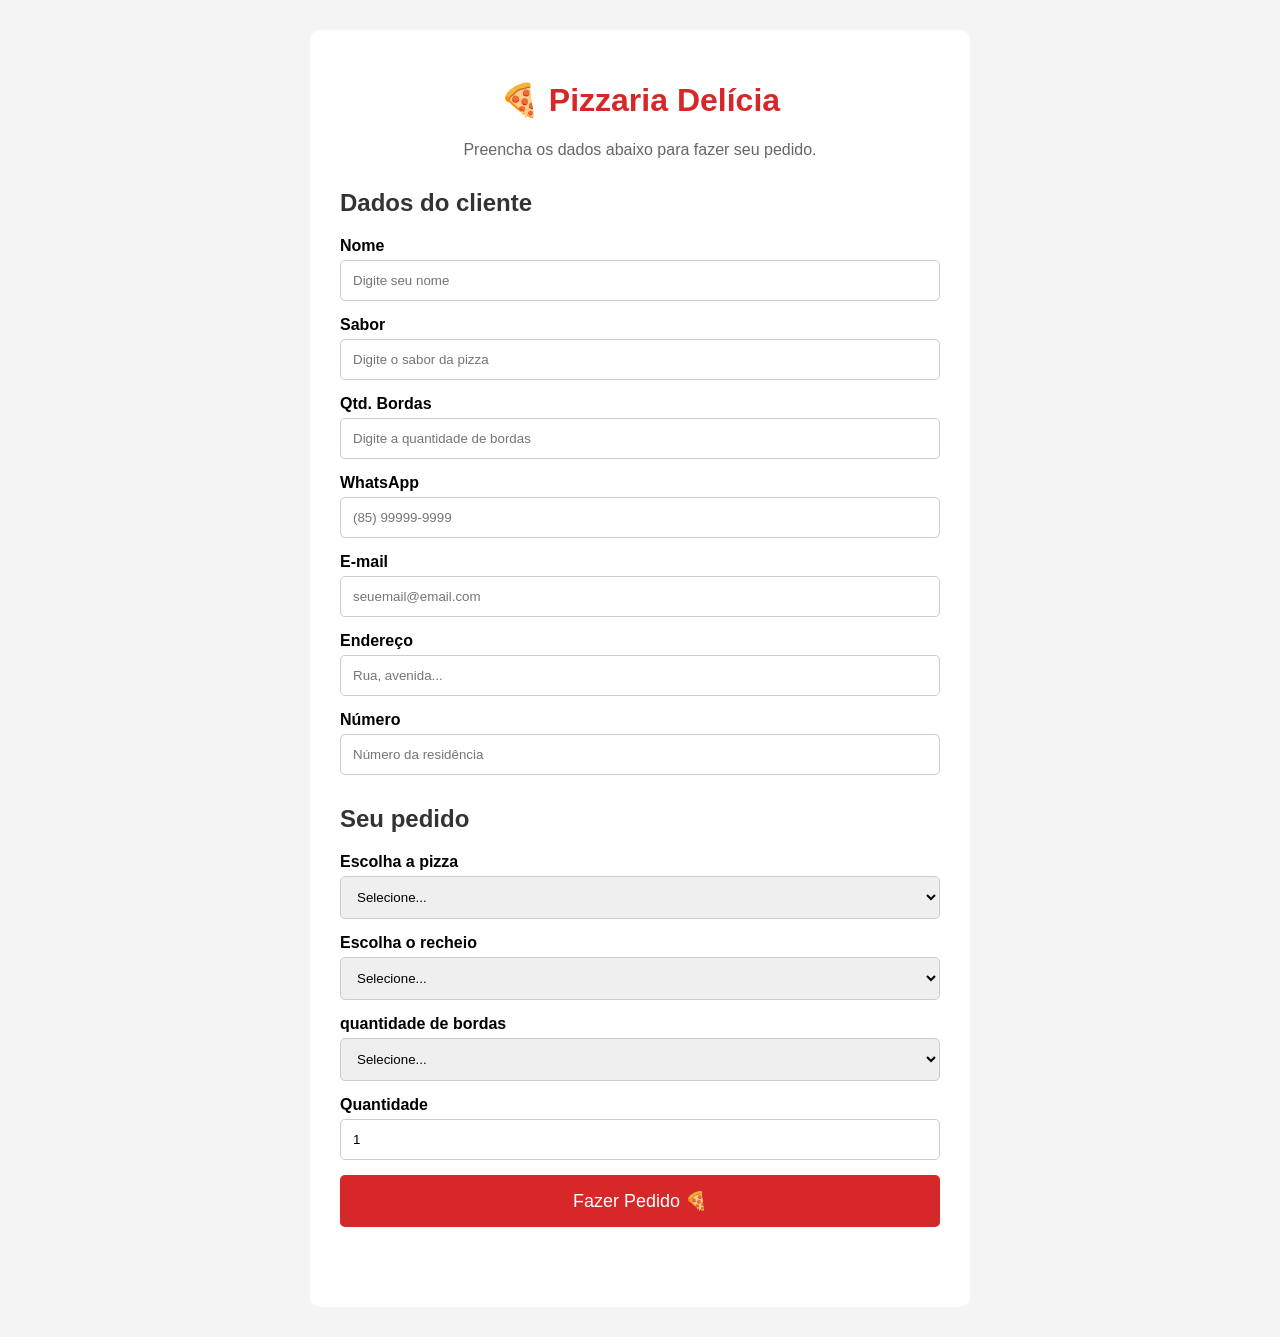
<file: aula 3/form-food/index.html>
<!DOCTYPE html>
<html lang="pt-BR">

<head>
    <meta charset="UTF-8">
    <meta name="viewport" content="width=device-width, initial-scale=1.0">

    <title>Pizzaria - Faça seu Pedido</title>

    <link rel="stylesheet" href="style.css">
</head>

<body>

    <div class="container">

        <h1>🍕 Pizzaria Delícia</h1>
        <p>Preencha os dados abaixo para fazer seu pedido.</p>

        <form id="formPedido">

            <h2>Dados do cliente</h2>

            <div class="campo">
                <label for="nome">Nome</label>
                <input
                    type="text"
                    id="nome"
                    placeholder="Digite seu nome"
                    required
                >
            </div>

            <div class="campo">
                <label for="sabor">Sabor</label>
                <input
                    type="text"
                    id="sabor"
                    placeholder="Digite o sabor da pizza"
                    required
                >
            </div>

            <div class="campo">
                <label for="bordas">Qtd. Bordas</label>
                <input
                    type="number"
                    id="bordas"
                    placeholder="Digite a quantidade de bordas"
                    required
                >
            </div>

            <div class="campo">
                <label for="whatsapp">WhatsApp</label>
                <input
                    type="tel"
                    id="whatsapp"
                    placeholder="(85) 99999-9999"
                    required
                >
            </div>

            <div class="campo">
                <label for="email">E-mail</label>
                <input
                    type="email"
                    id="email"
                    placeholder="seuemail@email.com"
                    required
                >
            </div>

            <div class="campo">
                <label for="endereco">Endereço</label>
                <input
                    type="text"
                    id="endereco"
                    placeholder="Rua, avenida..."
                    required
                >
            </div>

            <div class="campo">
                <label for="numero">Número</label>
                <input
                    type="text"
                    id="numero"
                    placeholder="Número da residência"
                    required
                >
            </div>

            <h2>Seu pedido</h2>

            <div class="campo">
                <label for="pizza">Escolha a pizza</label>

                <select id="pizza" required>
                    <option value="">Selecione...</option>
                    <option value="Calabresa">Calabresa</option>
                    <option value="Mussarela">Mussarela</option>
                    <option value="Frango com Catupiry">Frango com Catupiry</option>
                    <option value="Portuguesa">Portuguesa</option>
                    <option value="Quatro Queijos">Quatro Queijos</option>
                </select>
            </div>

            <div class="campo">
                <label for="recheio">Escolha o recheio</label>

                <select id="recheio" required>
                    <option value="">Selecione...</option>
                    <option value="catupiry">catupiry</option>
                    <option value="cheeddar">cheeddar</option>
                    <option value="cream cheese">cream cheese</option>
                    <option value="maionse">maionse</option>
                    <option value="queijo extra">queijo extra</option>
                </select>
            </div>

            
            <div class="campo">
                <label for="bordas">quantidade de bordas</label>

                <select id="bordas" required>
                    <option value="">Selecione...</option>
                    <option value="1">1</option>
                    <option value="2">2</option>
                    <option value="3">3</option>
                    <option value="4">4</option>
                </select>
            </div>

            <div class="campo">
                <label for="quantidade">Quantidade</label>

                <input
                    type="number"
                    id="quantidade"
                    value="1"
                    min="1"
                    required
                >
            </div>

            <button type="submit">
                Fazer Pedido 🍕
            </button>

        </form>

        <div id="resultado"></div>

    </div>

    <script src="script.js"></script>

</body>
</html>
</file>
<file: aula 3/form-food/style.css>
body {
    font-family: Arial, sans-serif;
    background-color: #f4f4f4;
    margin: 0;
    padding: 30px;
}

.container {
    max-width: 600px;
    margin: auto;
    background-color: white;
    padding: 30px;
    border-radius: 10px;
}

h1 {
    text-align: center;
    color: #d62828;
}

h2 {
    margin-top: 30px;
    color: #333;
}

p {
    text-align: center;
    color: #666;
}

.campo {
    margin-bottom: 15px;
}

label {
    display: block;
    margin-bottom: 5px;
    font-weight: bold;
}

input,
select {
    width: 100%;
    padding: 12px;
    box-sizing: border-box;
    border: 1px solid #ccc;
    border-radius: 5px;
}

button {
    width: 100%;
    padding: 15px;

    background-color: #d62828;
    color: white;

    border: none;
    border-radius: 5px;

    font-size: 18px;
    cursor: pointer;
}

button:hover {
    background-color: #a4161a;
}

#resultado {
    margin-top: 20px;
    padding: 15px;
    border-radius: 5px;
}
</file>
